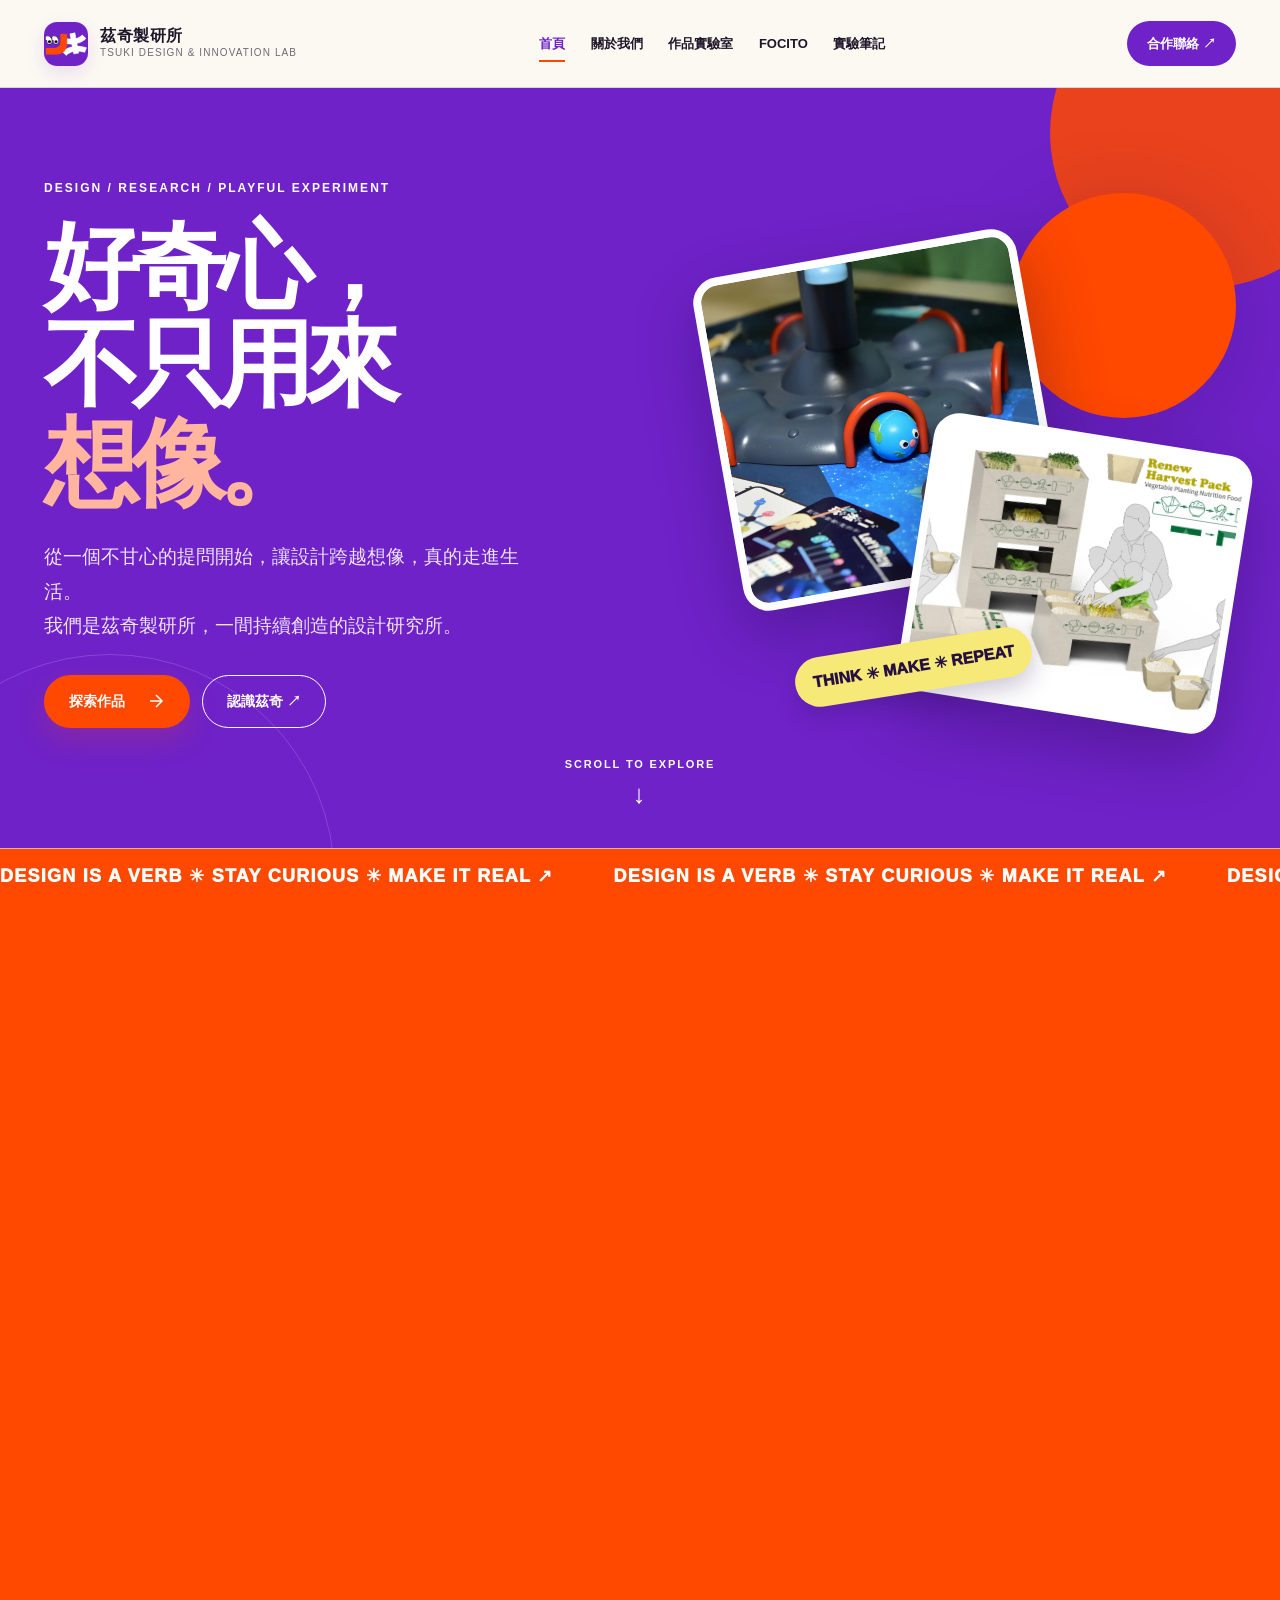
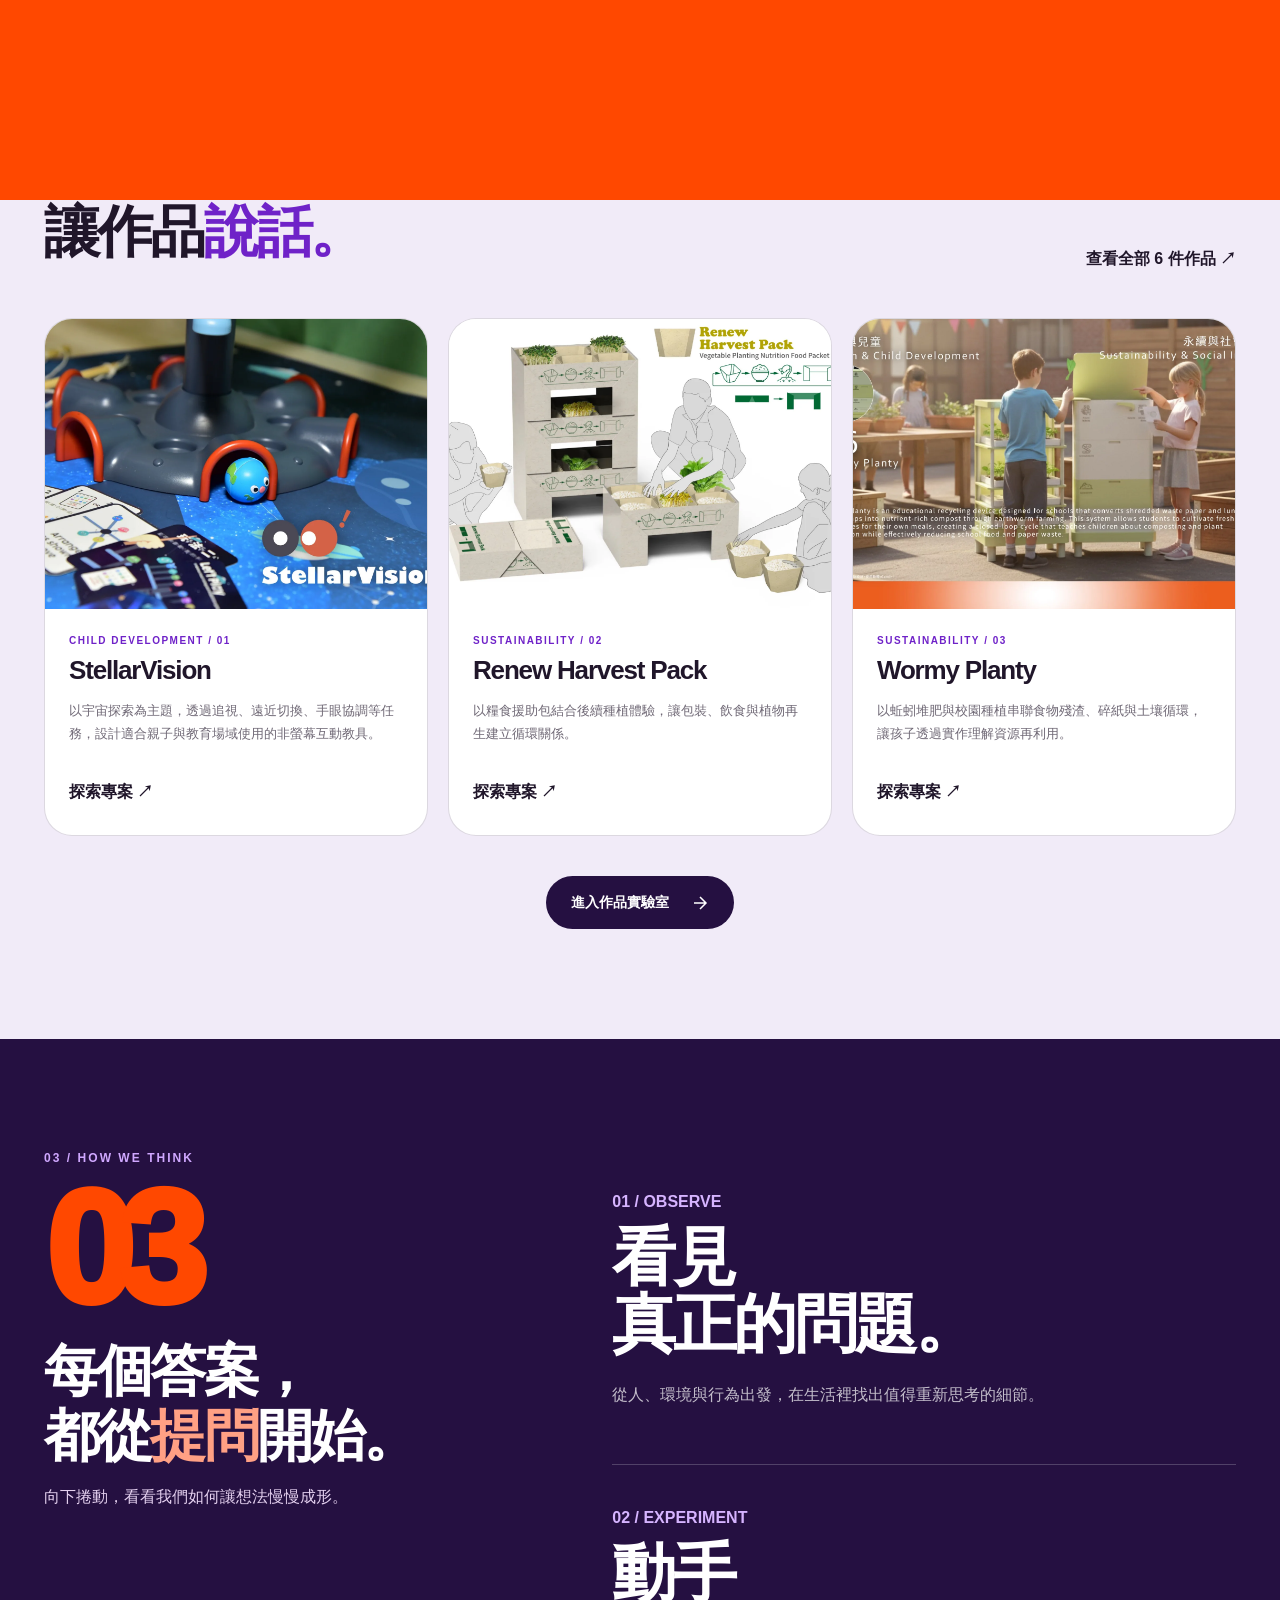
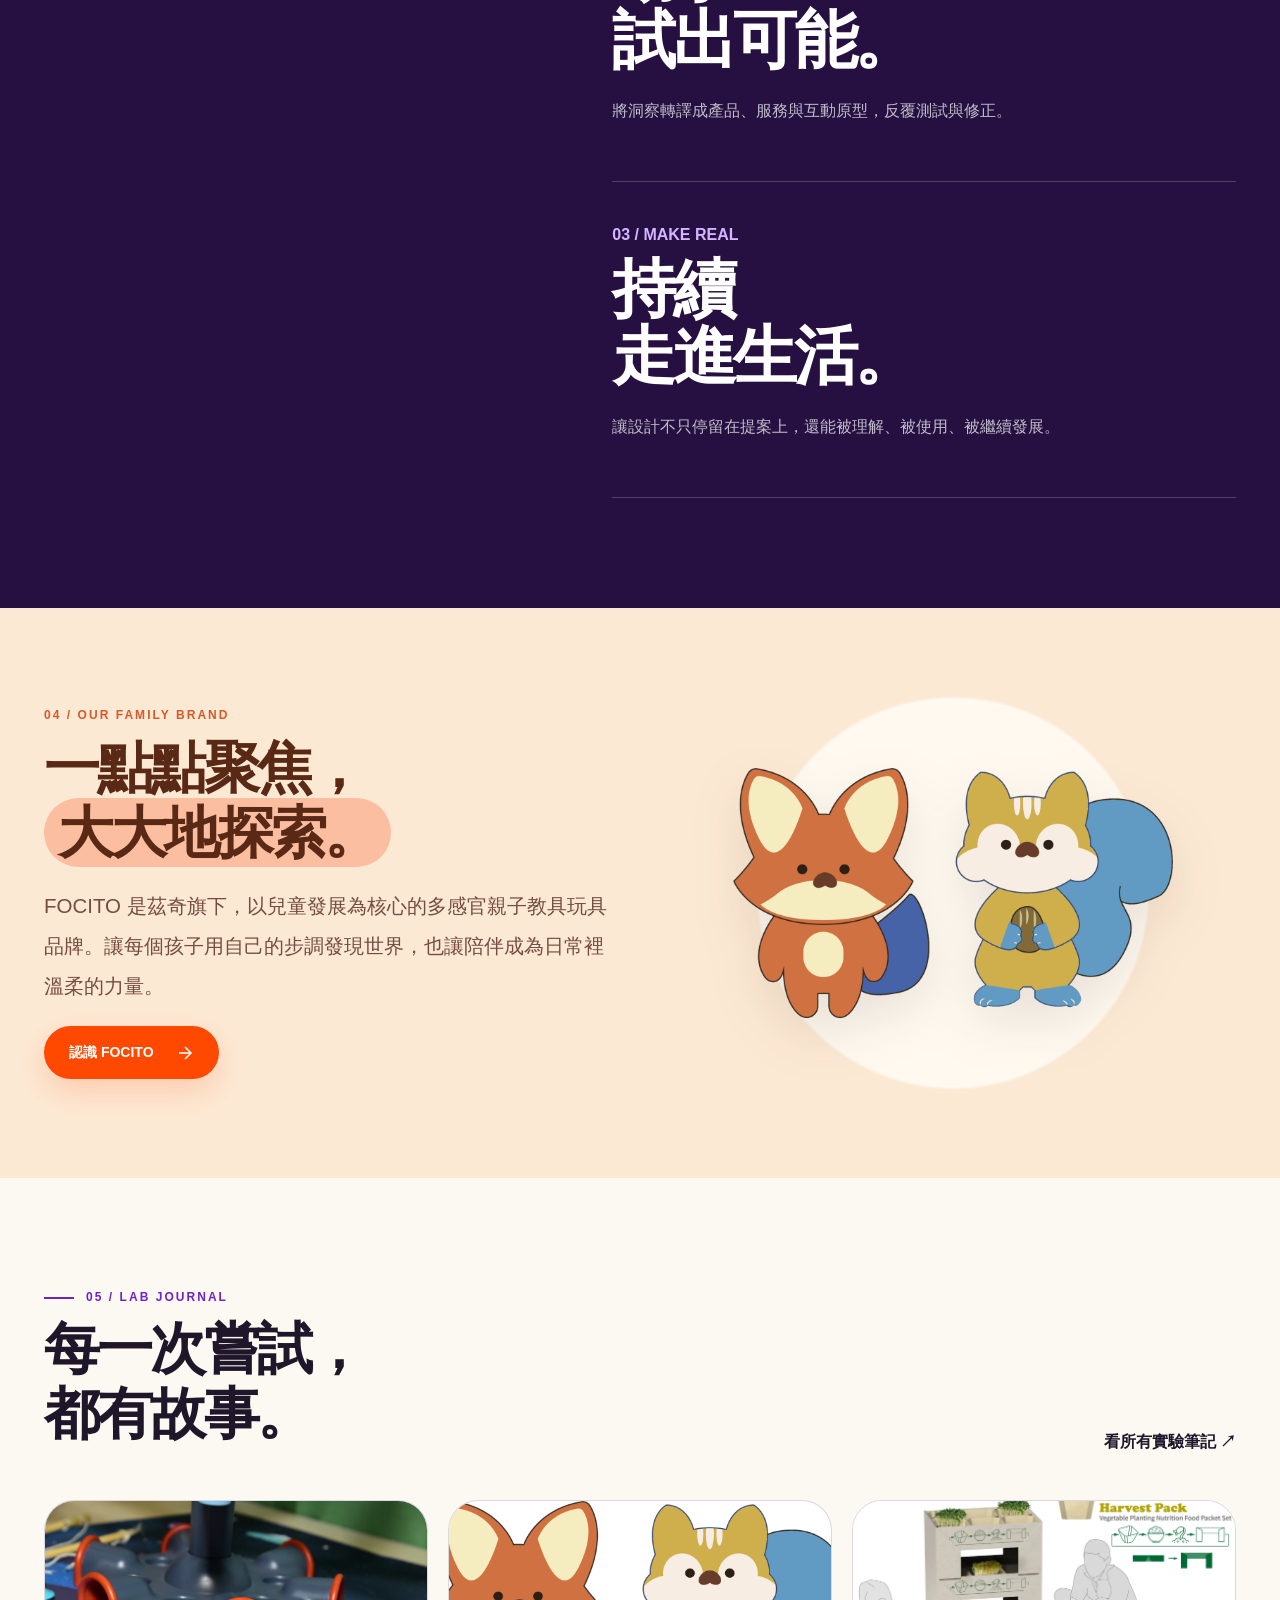
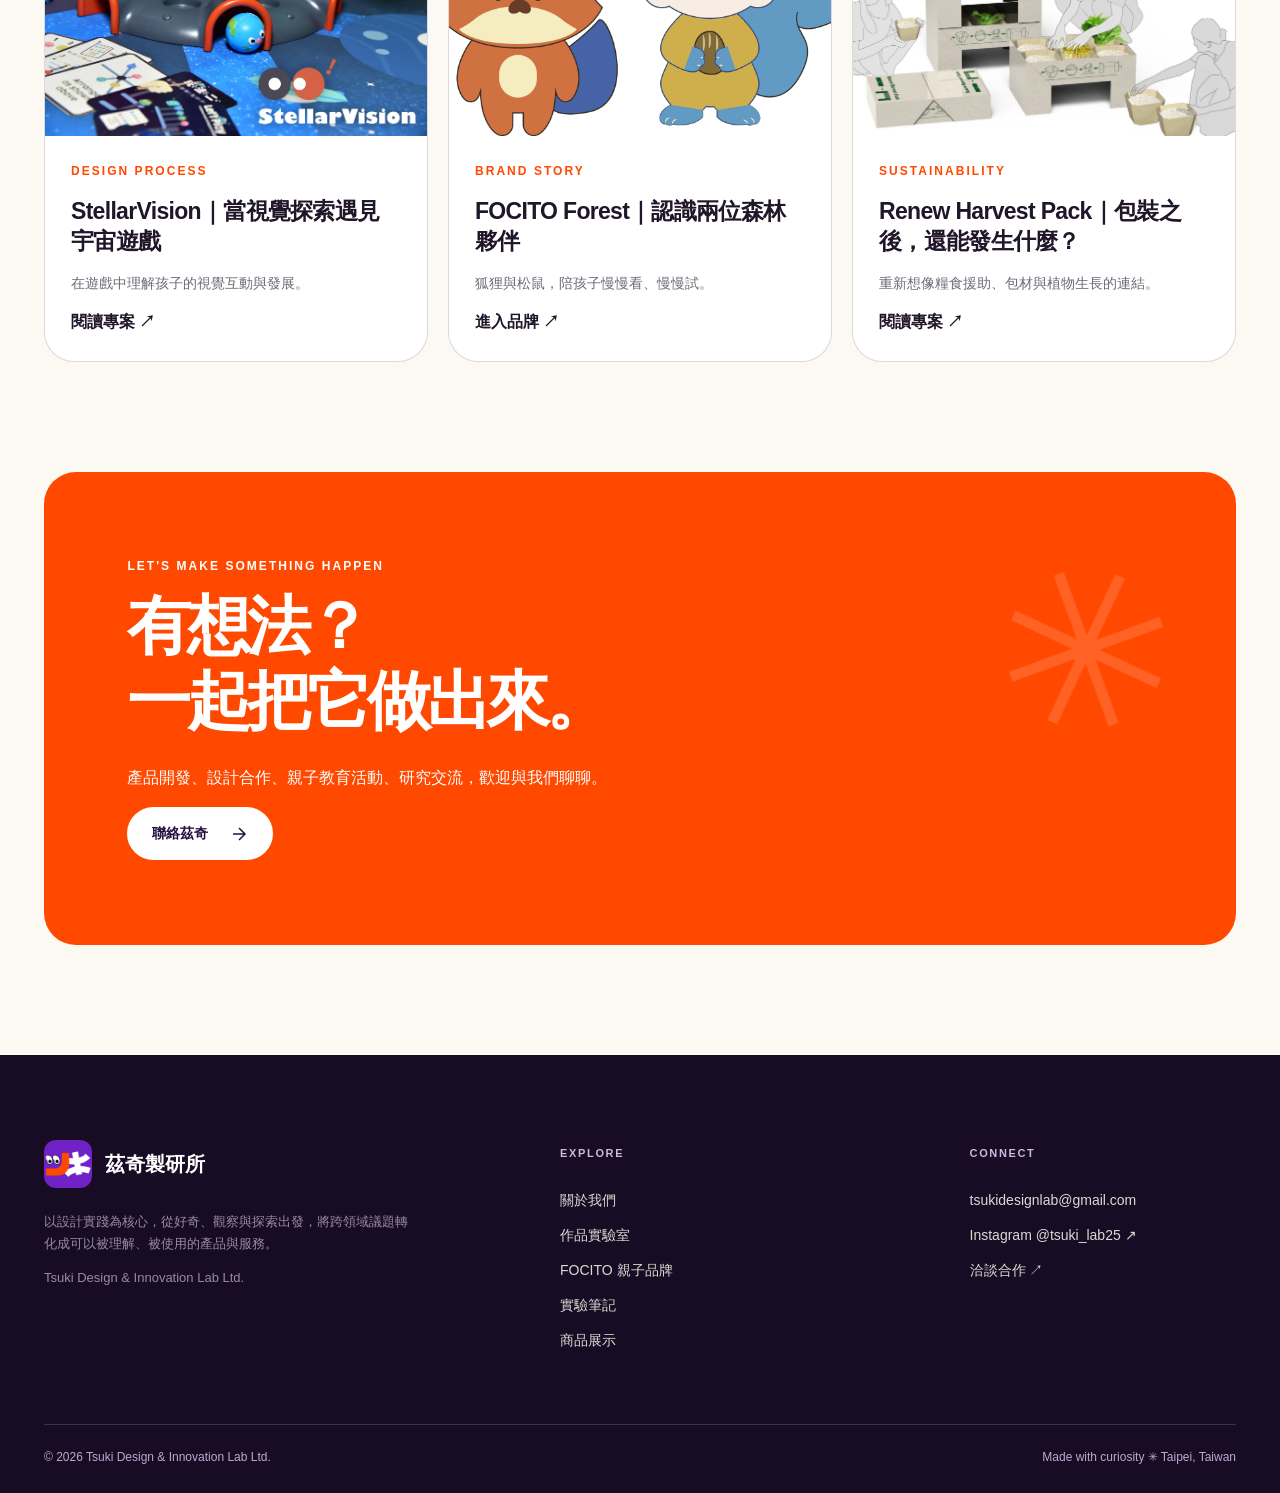
<file: index.html>
<!doctype html><html lang="zh-Hant"><head><meta charset="utf-8"><meta name="viewport" content="width=device-width, initial-scale=1"><meta name="theme-color" content="#6F22C8"><meta name="description" content="茲奇製研所官方網站｜設計、研究與實驗，讓好奇心成為可實踐的產品與服務。"><title>首頁｜茲奇製研所 Tsuki Design Lab</title><link rel="icon" type="image/png" href="assets/images/logo.png"><link rel="stylesheet" href="assets/css/site.css"></head><body><a id="skip" href="#main">跳至主要內容</a><header class="site-head"><div class="container nav-shell"><a class="brand" href="index.html" aria-label="茲奇製研所首頁"><img class="brand-logo" src="assets/images/logo.png" alt="茲奇製研所標誌"><span><span class="brand-zh">茲奇製研所</span><span class="brand-en">TSUKI DESIGN & INNOVATION LAB</span></span></a><nav class="desktop-nav" aria-label="主要導覽"><a class="navlink" href="index.html" aria-current="page">首頁</a><a class="navlink" href="about/index.html">關於我們</a><a class="navlink" href="projects/index.html">作品實驗室</a><a class="navlink" href="brands/focito/index.html">FOCITO</a><a class="navlink" href="journal/index.html">實驗筆記</a></nav><a class="nav-contact" href="contact/index.html">合作聯絡 ↗</a><button class="menu-toggle" type="button" data-menu-toggle aria-expanded="false" aria-controls="mobile-panel" aria-label="開啟選單">☰</button></div></header><nav id="mobile-panel" class="mobile-panel" data-mobile-panel aria-label="行動版導覽"><a class="" href="index.html" aria-current="page">首頁</a><a class="" href="about/index.html">關於我們</a><a class="" href="projects/index.html">作品實驗室</a><a class="" href="brands/focito/index.html">FOCITO</a><a class="" href="journal/index.html">實驗筆記</a><a href="contact/index.html">合作聯絡 ↗</a></nav><main id="main"><section class="home-hero"><div class="container hero-grid"><div class="reveal"><div class="eyebrow">DESIGN / RESEARCH / PLAYFUL EXPERIMENT</div><h1 class="hero-title">好奇心，<br>不只用來<br><em>想像。</em></h1><p class="hero-desc">從一個不甘心的提問開始，讓設計跨越想像，真的走進生活。<br>我們是茲奇製研所，一間持續創造的設計研究所。</p><div class="hero-actions"><a class="btn btn-orange" href="projects/index.html">探索作品 <svg viewBox="0 0 24 24" fill="none" stroke="currentColor" stroke-width="2" aria-hidden="true"><path d="M4 12h16m-8-8 8 8-8 8"/></svg></a><a class="btn btn-outline" href="about/index.html">認識茲奇 ↗</a></div></div><div class="hero-art" data-parallax aria-label="茲奇作品視覺拼貼"><span class="orange-orb" aria-hidden="true"></span><span class="star" aria-hidden="true">✳</span><div class="art-card art-one"><img src="assets/images/stellarvision.webp" alt="StellarVision 產品原型照片"></div><div class="art-card art-two"><img src="assets/images/renew.webp" alt="Renew Harvest Pack 設計展示"></div><span class="art-label">THINK ✳ MAKE ✳ REPEAT</span></div></div><div class="hero-down">SCROLL TO EXPLORE</div></section>
<div class="marquee" aria-hidden="true"><div class="marquee-line"><span>DESIGN IS A VERB ✳ STAY CURIOUS ✳ MAKE IT REAL ↗</span><span>DESIGN IS A VERB ✳ STAY CURIOUS ✳ MAKE IT REAL ↗</span><span>DESIGN IS A VERB ✳ STAY CURIOUS ✳ MAKE IT REAL ↗</span><span>DESIGN IS A VERB ✳ STAY CURIOUS ✳ MAKE IT REAL ↗</span><span>DESIGN IS A VERB ✳ STAY CURIOUS ✳ MAKE IT REAL ↗</span><span>DESIGN IS A VERB ✳ STAY CURIOUS ✳ MAKE IT REAL ↗</span><span>DESIGN IS A VERB ✳ STAY CURIOUS ✳ MAKE IT REAL ↗</span><span>DESIGN IS A VERB ✳ STAY CURIOUS ✳ MAKE IT REAL ↗</span><span>DESIGN IS A VERB ✳ STAY CURIOUS ✳ MAKE IT REAL ↗</span><span>DESIGN IS A VERB ✳ STAY CURIOUS ✳ MAKE IT REAL ↗</span></div></div>
<section class="section"><div class="container split"><div class="reveal"><div class="eyebrow purple kicker">01 / ABOUT THE LAB</div><h2 class="head-md">我們相信，<br><span class="inline-orange">好奇心</span>值得<br>被做出來。</h2><p class="intro">茲奇製研所是一間以「設計實踐」為核心的方法型創新公司。我們從產品與服務設計出發，聚焦兒童發展與健康應用，也持續探索永續、醫療及日常生活的各種可能。</p><a class="link-arrow" href="about/index.html">看見我們的設計理念 ↗</a><div class="number-track"><div><b>2025</b><span>品牌成立</span></div><div><b>06</b><span>本期精選專案</span></div><div><b>∞</b><span>持續探索的可能</span></div></div></div><div class="about-visual reveal"><img src="assets/images/logo.png" alt="茲奇製研所官方品牌標誌"><div class="float-label">MADE OF CURIOSITY ↗</div></div></div></section>
<section class="section" style="background:#F1EBF8"><div class="container"><div class="section-lead reveal"><div><div class="eyebrow purple kicker">02 / SELECTED WORKS</div><h2 class="head-md">讓作品<span class="inline-purple">說話。</span></h2></div><a class="link-arrow" href="projects/index.html">查看全部 6 件作品 ↗</a></div><div class="cards-3"><a href="projects/stellarvision/index.html" class="featured-card reveal"><div class="featured-image"><img src="assets/images/stellarvision.webp" alt="StellarVision 專案視覺" loading="lazy"></div><div class="featured-meta"><div class="cat">CHILD DEVELOPMENT / 01</div><h3>StellarVision</h3><p>以宇宙探索為主題，透過追視、遠近切換、手眼協調等任務，設計適合親子與教育場域使用的非螢幕互動教具。</p><span class="link-arrow">探索專案 ↗</span></div></a><a href="projects/renew-harvest-pack/index.html" class="featured-card reveal"><div class="featured-image"><img src="assets/images/renew.webp" alt="Renew Harvest Pack 專案視覺" loading="lazy"></div><div class="featured-meta"><div class="cat">SUSTAINABILITY / 02</div><h3>Renew Harvest Pack</h3><p>以糧食援助包結合後續種植體驗，讓包裝、飲食與植物再生建立循環關係。</p><span class="link-arrow">探索專案 ↗</span></div></a><a href="projects/wormy-planty/index.html" class="featured-card reveal"><div class="featured-image"><img src="assets/images/wormy.webp" alt="Wormy Planty 專案視覺" loading="lazy"></div><div class="featured-meta"><div class="cat">SUSTAINABILITY / 03</div><h3>Wormy Planty</h3><p>以蚯蚓堆肥與校園種植串聯食物殘渣、碎紙與土壤循環，讓孩子透過實作理解資源再利用。</p><span class="link-arrow">探索專案 ↗</span></div></a></div><div style="text-align:center;margin-top:40px"><a class="btn btn-black" href="projects/index.html">進入作品實驗室 <svg viewBox="0 0 24 24" fill="none" stroke="currentColor" stroke-width="2" aria-hidden="true"><path d="M4 12h16m-8-8 8 8-8 8"/></svg></a></div></div></section>
<section class="section story-section"><div class="container story-layout"><div class="story-sticky"><div class="eyebrow" style="color:#d0a8ff">03 / HOW WE THINK</div><div class="story-counter" data-story-number>01</div><h2 class="head-md">每個答案，<br>都從<span style="color:#FFA084">提問</span>開始。</h2><p style="color:#e4d0ef">向下捲動，看看我們如何讓想法慢慢成形。</p></div><div><div class="story-card" data-stage="01"><span class="story-note">01 / OBSERVE</span><h3>看見<br>真正的問題。</h3><p>從人、環境與行為出發，在生活裡找出值得重新思考的細節。</p></div><div class="story-card" data-stage="02"><span class="story-note">02 / EXPERIMENT</span><h3>動手<br>試出可能。</h3><p>將洞察轉譯成產品、服務與互動原型，反覆測試與修正。</p></div><div class="story-card" data-stage="03"><span class="story-note">03 / MAKE REAL</span><h3>持續<br>走進生活。</h3><p>讓設計不只停留在提案上，還能被理解、被使用、被繼續發展。</p></div></div></div></section>
<section class="focito-band"><div class="container focito-layout"><div class="reveal"><div class="eyebrow" style="color:#D65A29">04 / OUR FAMILY BRAND</div><h2 class="head-md">一點點聚焦，<br><span class="round-highlight">大大地探索。</span></h2><p class="intro" style="color:#754D40">FOCITO 是茲奇旗下，以兒童發展為核心的多感官親子教具玩具品牌。讓每個孩子用自己的步調發現世界，也讓陪伴成為日常裡溫柔的力量。</p><a class="btn btn-orange" href="brands/focito/index.html">認識 FOCITO <svg viewBox="0 0 24 24" fill="none" stroke="currentColor" stroke-width="2" aria-hidden="true"><path d="M4 12h16m-8-8 8 8-8 8"/></svg></a></div><div class="focito-art reveal"><img src="assets/images/focito-duo.png" alt="FOCITO 原創狐狸與松鼠角色"></div></div></section>
<section class="section"><div class="container"><div class="section-lead"><div><div class="eyebrow purple kicker">05 / LAB JOURNAL</div><h2 class="head-md">每一次嘗試，<br>都有故事。</h2></div><a href="journal/index.html" class="link-arrow">看所有實驗筆記 ↗</a></div><div class="journal-grid"><a class="journal-card reveal" href="projects/stellarvision/index.html"><img src="assets/images/stellarvision.webp" loading="lazy" alt="StellarVision"><div class="content"><div class="eyebrow orange">DESIGN PROCESS</div><h3>StellarVision｜當視覺探索遇見宇宙遊戲</h3><p>在遊戲中理解孩子的視覺互動與發展。</p><span class="link-arrow">閱讀專案 ↗</span></div></a><a class="journal-card reveal" href="brands/focito/index.html"><img src="assets/images/focito-duo.png" loading="lazy" alt="FOCITO 原創角色"><div class="content"><div class="eyebrow orange">BRAND STORY</div><h3>FOCITO Forest｜認識兩位森林夥伴</h3><p>狐狸與松鼠，陪孩子慢慢看、慢慢試。</p><span class="link-arrow">進入品牌 ↗</span></div></a><a class="journal-card reveal" href="projects/renew-harvest-pack/index.html"><img src="assets/images/renew.webp" loading="lazy" alt="Renew Harvest Pack"><div class="content"><div class="eyebrow orange">SUSTAINABILITY</div><h3>Renew Harvest Pack｜包裝之後，還能發生什麼？</h3><p>重新想像糧食援助、包材與植物生長的連結。</p><span class="link-arrow">閱讀專案 ↗</span></div></a></div></div></section>
<section class="section" style="padding-top:0"><div class="container"><div class="cta-panel reveal"><div class="eyebrow">LET'S MAKE SOMETHING HAPPEN</div><h2>有想法？<br>一起把它做出來。</h2><p style="max-width:600px">產品開發、設計合作、親子教育活動、研究交流，歡迎與我們聊聊。</p><a class="btn btn-white" href="contact/index.html">聯絡茲奇 <svg viewBox="0 0 24 24" fill="none" stroke="currentColor" stroke-width="2" aria-hidden="true"><path d="M4 12h16m-8-8 8 8-8 8"/></svg></a></div></div></section></main><footer class="site-footer"><div class="container"><div class="footer-grid"><div><div class="footer-logo"><img src="assets/images/logo.png" alt="茲奇標誌"><b>茲奇製研所</b></div><p>以設計實踐為核心，從好奇、觀察與探索出發，將跨領域議題轉化成可以被理解、被使用的產品與服務。</p><p>Tsuki Design & Innovation Lab Ltd.</p></div><div><h3>EXPLORE</h3><a href="about/index.html">關於我們</a><a href="projects/index.html">作品實驗室</a><a href="brands/focito/index.html">FOCITO 親子品牌</a><a href="journal/index.html">實驗筆記</a><a href="shop/index.html">商品展示</a></div><div><h3>CONNECT</h3><a href="mailto:tsukidesignlab@gmail.com">tsukidesignlab@gmail.com</a><a href="https://www.instagram.com/tsuki_lab25/" target="_blank" rel="noopener noreferrer">Instagram @tsuki_lab25 ↗</a><a href="contact/index.html">洽談合作 ↗</a></div></div><div class="footer-bottom"><span>© 2026 Tsuki Design & Innovation Lab Ltd.</span><span>Made with curiosity ✳ Taipei, Taiwan</span></div></div></footer><div class="cursor" aria-hidden="true"></div><div class="transition-curtain" aria-hidden="true"></div><script src="assets/js/site.js" defer></script></body></html>
</file>
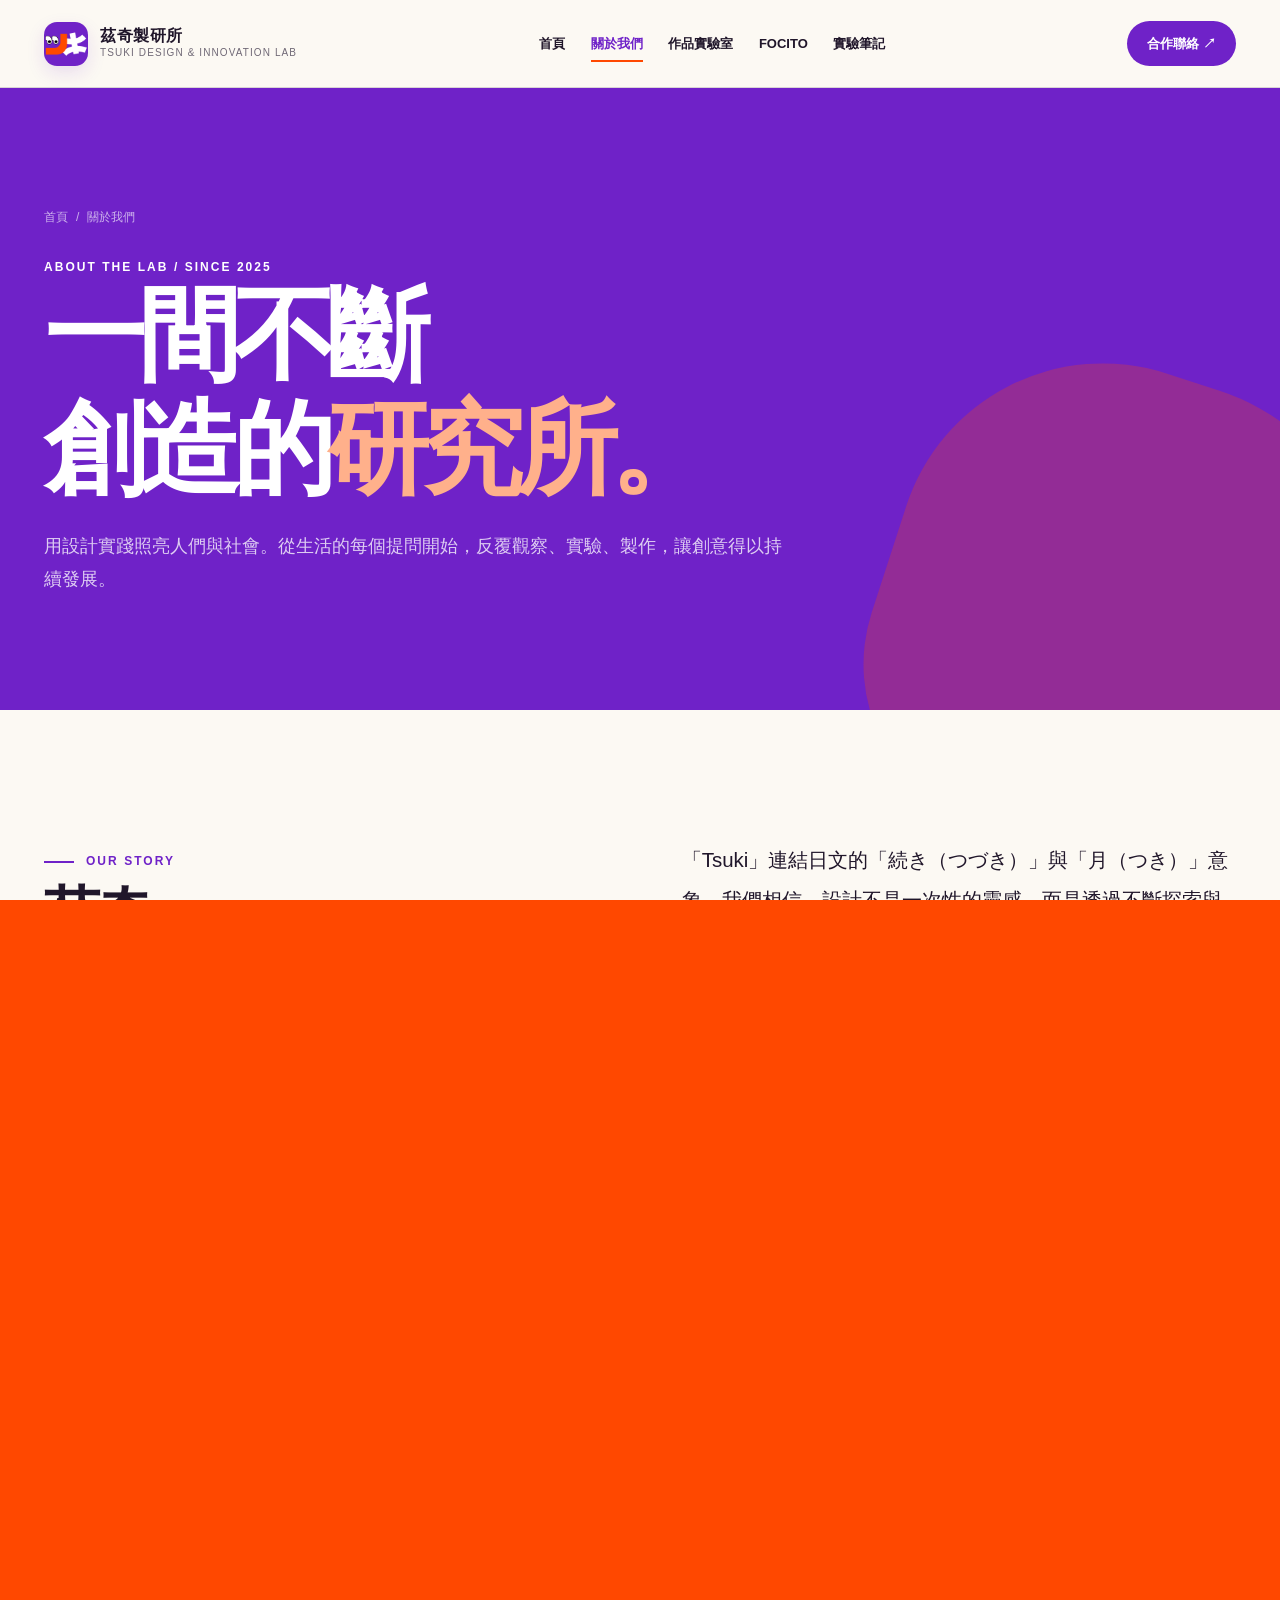
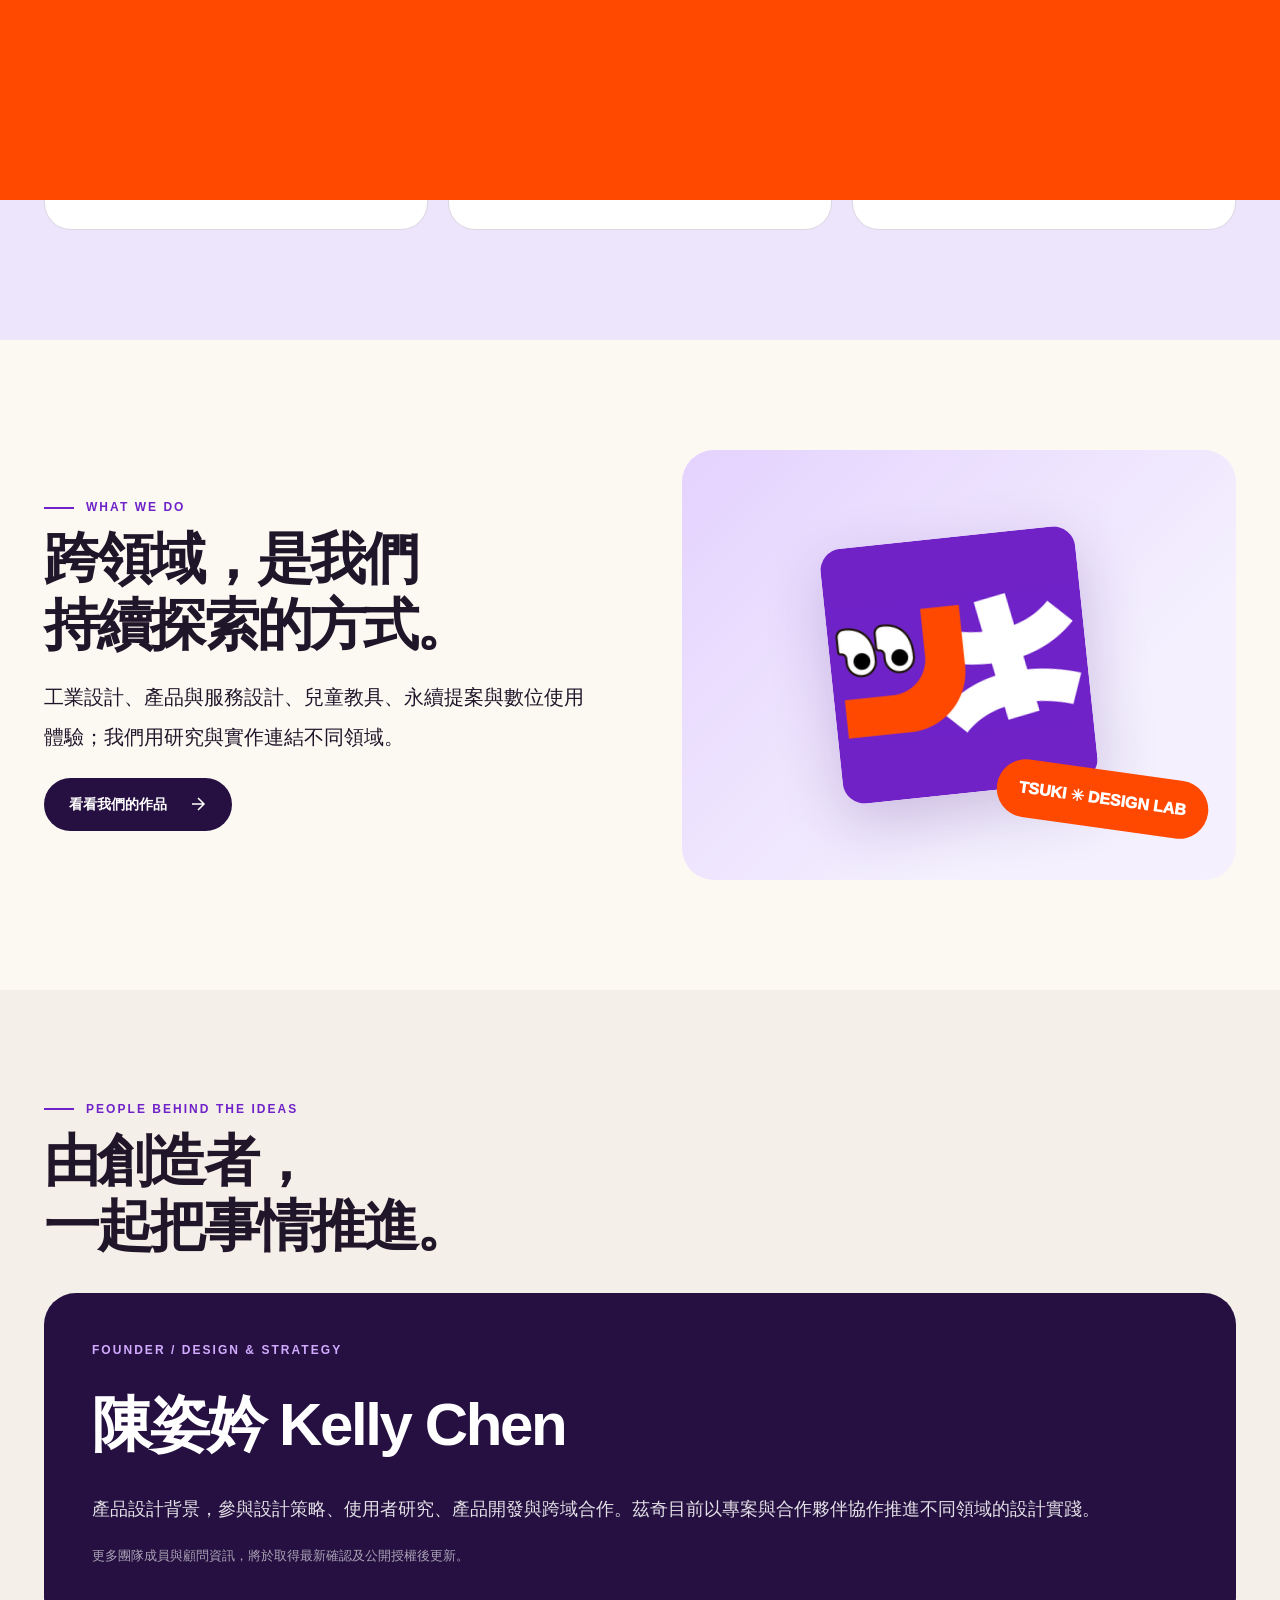
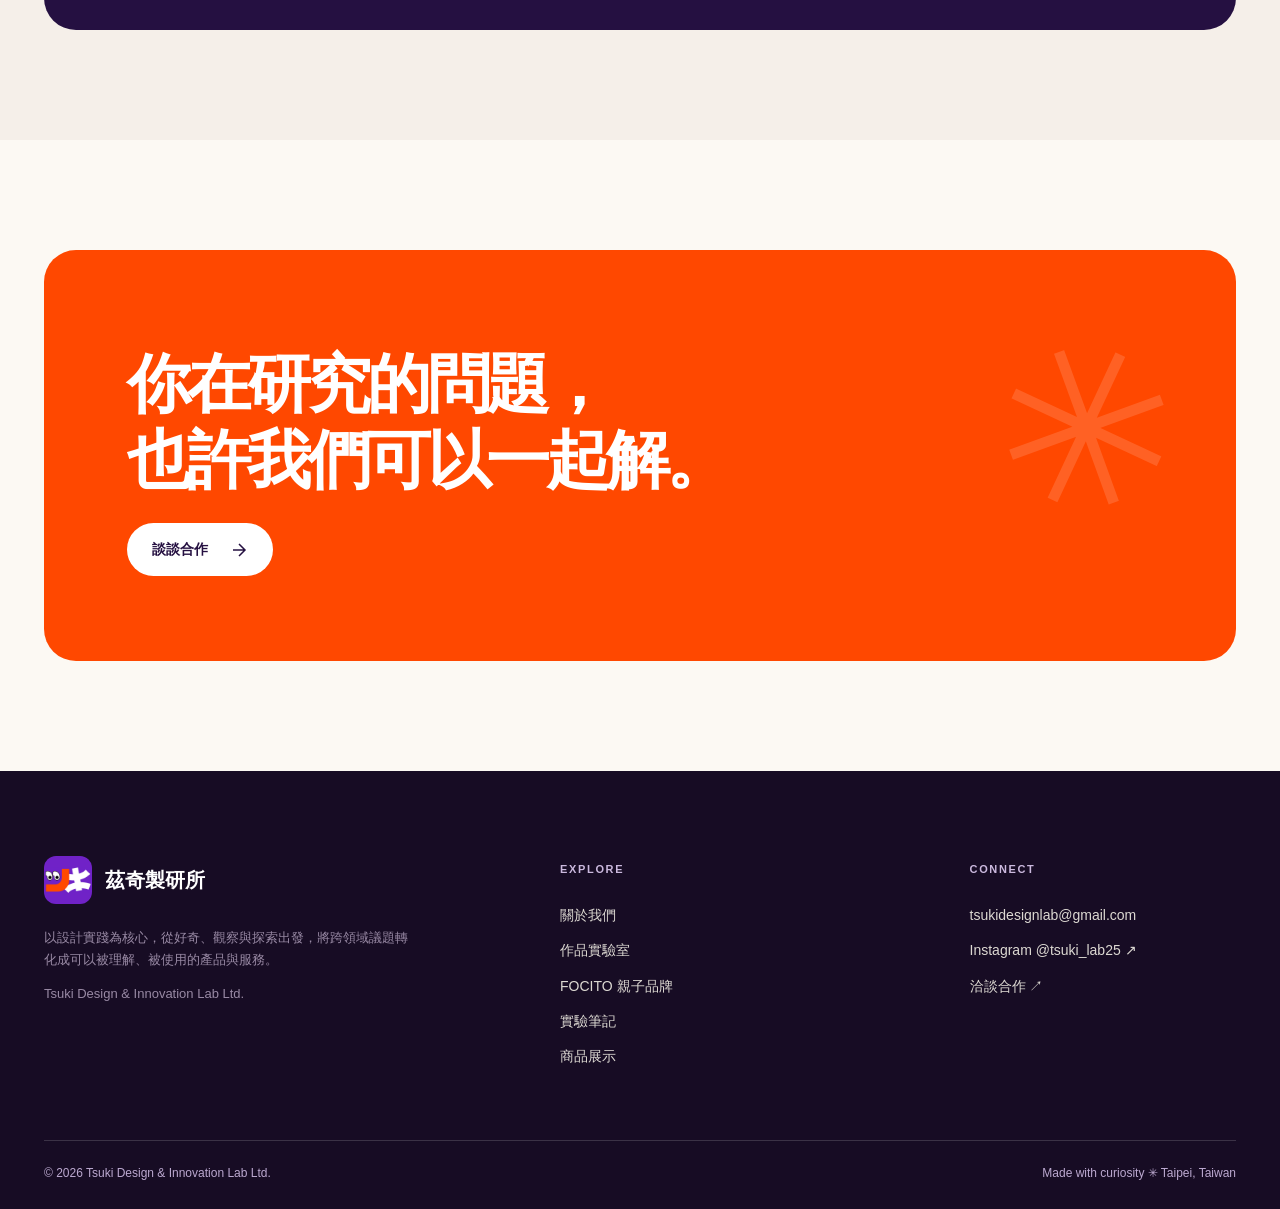
<file: about/index.html>
<!doctype html><html lang="zh-Hant"><head><meta charset="utf-8"><meta name="viewport" content="width=device-width, initial-scale=1"><meta name="theme-color" content="#6F22C8"><meta name="description" content="關於茲奇製研所｜設計實踐、產品與服務設計、跨領域創新。"><title>關於我們｜茲奇製研所 Tsuki Design Lab</title><link rel="icon" type="image/png" href="../assets/images/logo.png"><link rel="stylesheet" href="../assets/css/site.css"></head><body><a id="skip" href="#main">跳至主要內容</a><header class="site-head"><div class="container nav-shell"><a class="brand" href="../index.html" aria-label="茲奇製研所首頁"><img class="brand-logo" src="../assets/images/logo.png" alt="茲奇製研所標誌"><span><span class="brand-zh">茲奇製研所</span><span class="brand-en">TSUKI DESIGN & INNOVATION LAB</span></span></a><nav class="desktop-nav" aria-label="主要導覽"><a class="navlink" href="../index.html">首頁</a><a class="navlink" href="../about/index.html" aria-current="page">關於我們</a><a class="navlink" href="../projects/index.html">作品實驗室</a><a class="navlink" href="../brands/focito/index.html">FOCITO</a><a class="navlink" href="../journal/index.html">實驗筆記</a></nav><a class="nav-contact" href="../contact/index.html">合作聯絡 ↗</a><button class="menu-toggle" type="button" data-menu-toggle aria-expanded="false" aria-controls="mobile-panel" aria-label="開啟選單">☰</button></div></header><nav id="mobile-panel" class="mobile-panel" data-mobile-panel aria-label="行動版導覽"><a class="" href="../index.html">首頁</a><a class="" href="../about/index.html" aria-current="page">關於我們</a><a class="" href="../projects/index.html">作品實驗室</a><a class="" href="../brands/focito/index.html">FOCITO</a><a class="" href="../journal/index.html">實驗筆記</a><a href="../contact/index.html">合作聯絡 ↗</a></nav><main id="main"><section class="page-hero purple"><div class="container"><nav class="breadcrumb" aria-label="麵包屑導覽"><a href="../index.html">首頁</a><span aria-hidden="true">/</span><span>關於我們</span></nav><div class="eyebrow">ABOUT THE LAB / SINCE 2025</div><h1 class="display">一間不斷<br>創造的<span style="color:#FFB08B">研究所。</span></h1><p class="sub">用設計實踐照亮人們與社會。從生活的每個提問開始，反覆觀察、實驗、製作，讓創意得以持續發展。</p></div><div class="blob"></div></section>
<section class="section"><div class="container split"><div><div class="eyebrow purple kicker">OUR STORY</div><h2 class="head-md">茲奇，<br>是繼續，<br>也是月亮。</h2></div><div><p class="intro">「Tsuki」連結日文的「続き（つづき）」與「月（つき）」意象。我們相信，設計不是一次性的靈感，而是透過不斷探索與修正，逐步讓想法走進生活。</p><p class="intro">茲奇製研所創立於 2025 年，以產品與服務設計為核心，從兒童發展與健康議題出發，延伸至永續、韌性與創新服務設計。</p><div class="pill">DESIGN · PRACTICE · INNOVATION</div></div></div></section>
<section class="section" style="background:#EDE5FB"><div class="container"><div class="eyebrow purple kicker">OUR 3 CORE IDEAS</div><h2 class="head-md">不是只有好點子，<br>更要持續做下去。</h2><div class="pillars" style="margin-top:45px"><div class="pillar reveal"><div class="no">01</div><h3>持續實踐</h3><p>設計是一個不斷觀察、製作、回饋與修正的過程；把概念推進到可使用的階段。</p></div><div class="pillar reveal"><div class="no">02</div><h3>以人為本</h3><p>從真實使用者的情境與需求出發，在不同專業之間建立理解與連結。</p></div><div class="pillar reveal"><div class="no">03</div><h3>走向落地</h3><p>追求能被理解、被討論、被使用的成果；讓設計不只是漂亮的提案。</p></div></div></div></section>
<section class="section"><div class="container"><div class="split"><div><div class="eyebrow purple kicker">WHAT WE DO</div><h2 class="head-md">跨領域，是我們<br>持續探索的方式。</h2><p class="intro">工業設計、產品與服務設計、兒童教具、永續提案與數位使用體驗；我們用研究與實作連結不同領域。</p><a class="btn btn-black" href="../projects/index.html">看看我們的作品 <svg viewBox="0 0 24 24" fill="none" stroke="currentColor" stroke-width="2" aria-hidden="true"><path d="M4 12h16m-8-8 8 8-8 8"/></svg></a></div><div class="about-visual"><img src="../assets/images/logo.png" alt="茲奇製研所 Logo"><span class="float-label">TSUKI ✳ DESIGN LAB</span></div></div></div></section>
<section class="section" style="background:#F5EFE9"><div class="container"><div class="eyebrow purple kicker">PEOPLE BEHIND THE IDEAS</div><h2 class="head-md">由創造者，<br>一起把事情推進。</h2><div class="founder-panel" style="margin-top:35px"><div class="eyebrow" style="color:#D2ABFF">FOUNDER / DESIGN & STRATEGY</div><h3 style="font-size:clamp(34px,5vw,60px);letter-spacing:-.04em;margin:14px 0">陳姿妗 Kelly Chen</h3><p>產品設計背景，參與設計策略、使用者研究、產品開發與跨域合作。茲奇目前以專案與合作夥伴協作推進不同領域的設計實踐。</p><p style="font-size:13px;opacity:.7">更多團隊成員與顧問資訊，將於取得最新確認及公開授權後更新。</p></div></div></section>
<section class="section"><div class="container"><div class="cta-panel"><h2>你在研究的問題，<br>也許我們可以一起解。</h2><a class="btn btn-white" href="../contact/index.html">談談合作 <svg viewBox="0 0 24 24" fill="none" stroke="currentColor" stroke-width="2" aria-hidden="true"><path d="M4 12h16m-8-8 8 8-8 8"/></svg></a></div></div></section></main><footer class="site-footer"><div class="container"><div class="footer-grid"><div><div class="footer-logo"><img src="../assets/images/logo.png" alt="茲奇標誌"><b>茲奇製研所</b></div><p>以設計實踐為核心，從好奇、觀察與探索出發，將跨領域議題轉化成可以被理解、被使用的產品與服務。</p><p>Tsuki Design & Innovation Lab Ltd.</p></div><div><h3>EXPLORE</h3><a href="../about/index.html">關於我們</a><a href="../projects/index.html">作品實驗室</a><a href="../brands/focito/index.html">FOCITO 親子品牌</a><a href="../journal/index.html">實驗筆記</a><a href="../shop/index.html">商品展示</a></div><div><h3>CONNECT</h3><a href="mailto:tsukidesignlab@gmail.com">tsukidesignlab@gmail.com</a><a href="https://www.instagram.com/tsuki_lab25/" target="_blank" rel="noopener noreferrer">Instagram @tsuki_lab25 ↗</a><a href="../contact/index.html">洽談合作 ↗</a></div></div><div class="footer-bottom"><span>© 2026 Tsuki Design & Innovation Lab Ltd.</span><span>Made with curiosity ✳ Taipei, Taiwan</span></div></div></footer><div class="cursor" aria-hidden="true"></div><div class="transition-curtain" aria-hidden="true"></div><script src="../assets/js/site.js" defer></script></body></html>
</file>
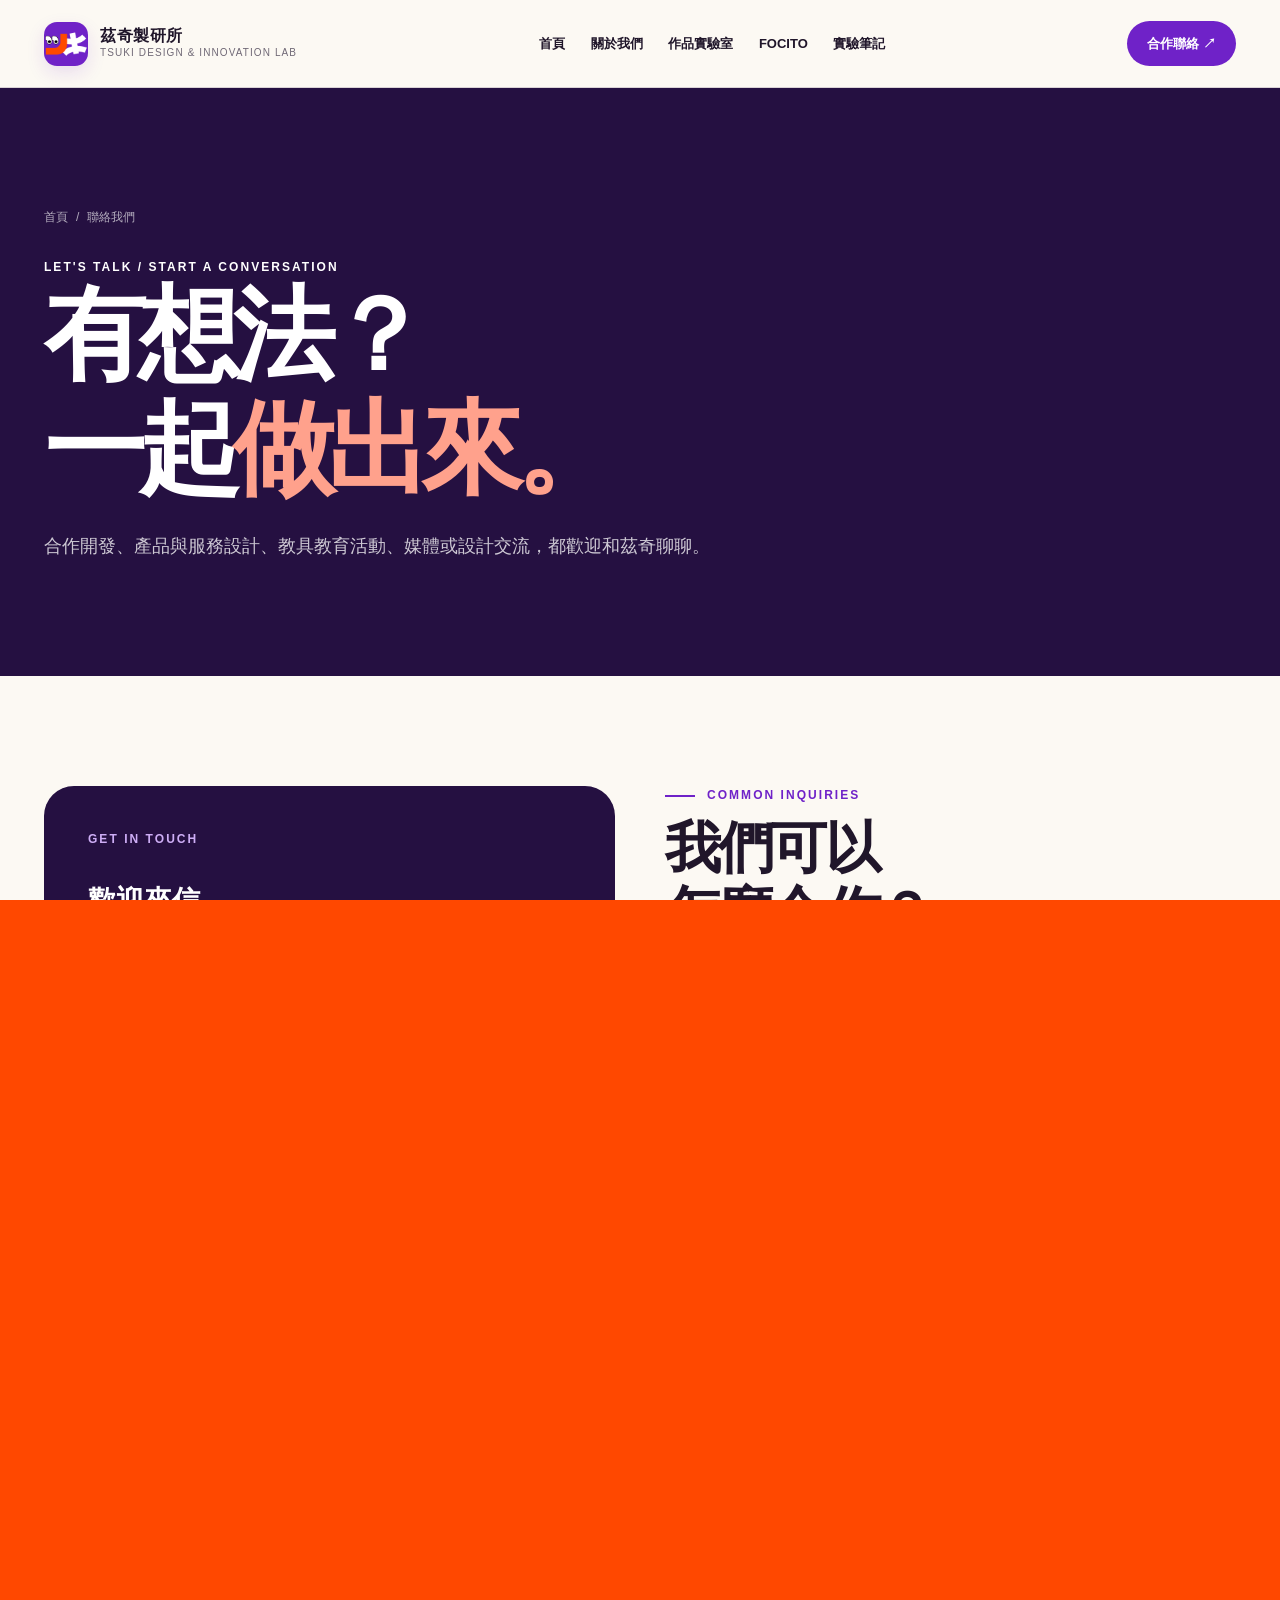
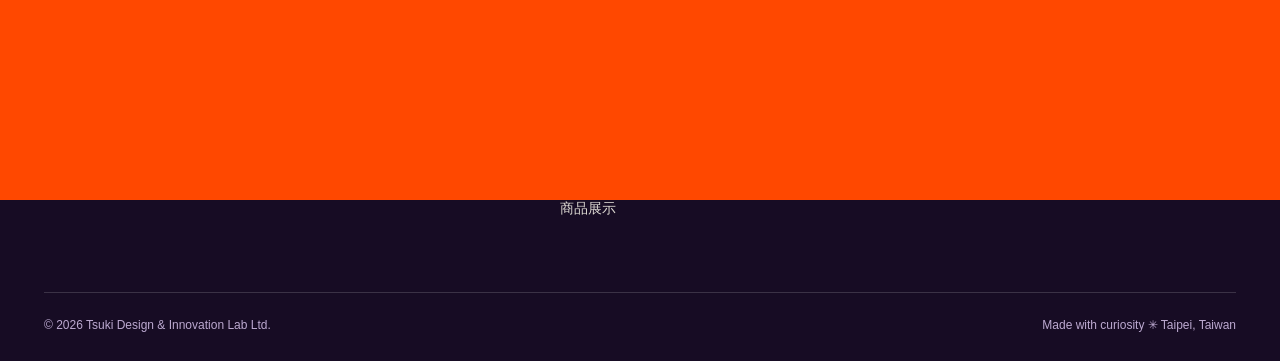
<file: contact/index.html>
<!doctype html><html lang="zh-Hant"><head><meta charset="utf-8"><meta name="viewport" content="width=device-width, initial-scale=1"><meta name="theme-color" content="#6F22C8"><meta name="description" content="聯絡茲奇製研所｜產品設計、兒童教具、親子活動、跨領域創新合作。"><title>合作聯絡｜茲奇製研所 Tsuki Design Lab</title><link rel="icon" type="image/png" href="../assets/images/logo.png"><link rel="stylesheet" href="../assets/css/site.css"></head><body><a id="skip" href="#main">跳至主要內容</a><header class="site-head"><div class="container nav-shell"><a class="brand" href="../index.html" aria-label="茲奇製研所首頁"><img class="brand-logo" src="../assets/images/logo.png" alt="茲奇製研所標誌"><span><span class="brand-zh">茲奇製研所</span><span class="brand-en">TSUKI DESIGN & INNOVATION LAB</span></span></a><nav class="desktop-nav" aria-label="主要導覽"><a class="navlink" href="../index.html">首頁</a><a class="navlink" href="../about/index.html">關於我們</a><a class="navlink" href="../projects/index.html">作品實驗室</a><a class="navlink" href="../brands/focito/index.html">FOCITO</a><a class="navlink" href="../journal/index.html">實驗筆記</a></nav><a class="nav-contact" href="../contact/index.html">合作聯絡 ↗</a><button class="menu-toggle" type="button" data-menu-toggle aria-expanded="false" aria-controls="mobile-panel" aria-label="開啟選單">☰</button></div></header><nav id="mobile-panel" class="mobile-panel" data-mobile-panel aria-label="行動版導覽"><a class="" href="../index.html">首頁</a><a class="" href="../about/index.html">關於我們</a><a class="" href="../projects/index.html">作品實驗室</a><a class="" href="../brands/focito/index.html">FOCITO</a><a class="" href="../journal/index.html">實驗筆記</a><a href="../contact/index.html">合作聯絡 ↗</a></nav><main id="main"><section class="page-hero dark"><div class="container"><nav class="breadcrumb" aria-label="麵包屑導覽"><a href="../index.html">首頁</a><span aria-hidden="true">/</span><span>聯絡我們</span></nav><div class="eyebrow">LET'S TALK / START A CONVERSATION</div><h1 class="display">有想法？<br>一起<span style="color:#FFA18C">做出來。</span></h1><p class="sub">合作開發、產品與服務設計、教具教育活動、媒體或設計交流，都歡迎和茲奇聊聊。</p></div></section><section class="section"><div class="container contact-grid"><div class="contact-info"><div class="eyebrow" style="color:#CEAEF6">GET IN TOUCH</div><h3>歡迎來信，<br>開啟下一個可能。</h3><div class="contact-line"><span class="label">EMAIL</span><a href="mailto:tsukidesignlab@gmail.com">tsukidesignlab@gmail.com ↗</a></div><div class="contact-line"><span class="label">INSTAGRAM</span><a href="https://www.instagram.com/tsuki_lab25/" target="_blank" rel="noopener noreferrer">@tsuki_lab25 ↗</a></div><div class="contact-line"><span class="label">COMPANY</span><strong>茲奇製研所有限公司</strong><br><span style="color:#ffffffad">Tsuki Design & Innovation Lab Ltd.</span></div><p style="font-size:13px;color:#ffffffad;margin-top:25px">目前使用 Email 和 Instagram 作為官方聯絡入口，尚未設置線上資料蒐集表單。</p></div><div><div class="eyebrow purple kicker">COMMON INQUIRIES</div><h2 class="head-md">我們可以<br>怎麼合作？</h2><div class="faq-card"><h3>01 / 產品與服務設計</h3><p>設計研究、概念發展、產品規劃、原型體驗與使用者情境探索。</p></div><div class="faq-card"><h3>02 / 親子教育與工作坊</h3><p>兒童教具、親子互動活動、科教課程與跨域合作。</p></div><div class="faq-card"><h3>03 / 展覽、媒體與研究交流</h3><p>產品展示、研究討論、教育推廣、品牌合作及相關採訪。</p></div><div style="margin-top:30px"><a class="btn btn-orange" href="mailto:tsukidesignlab@gmail.com?subject=Tsuki%20Design%20Lab%20-%20合作詢問">寫信給茲奇 <svg viewBox="0 0 24 24" fill="none" stroke="currentColor" stroke-width="2" aria-hidden="true"><path d="M4 12h16m-8-8 8 8-8 8"/></svg></a></div></div></div></section></main><footer class="site-footer"><div class="container"><div class="footer-grid"><div><div class="footer-logo"><img src="../assets/images/logo.png" alt="茲奇標誌"><b>茲奇製研所</b></div><p>以設計實踐為核心，從好奇、觀察與探索出發，將跨領域議題轉化成可以被理解、被使用的產品與服務。</p><p>Tsuki Design & Innovation Lab Ltd.</p></div><div><h3>EXPLORE</h3><a href="../about/index.html">關於我們</a><a href="../projects/index.html">作品實驗室</a><a href="../brands/focito/index.html">FOCITO 親子品牌</a><a href="../journal/index.html">實驗筆記</a><a href="../shop/index.html">商品展示</a></div><div><h3>CONNECT</h3><a href="mailto:tsukidesignlab@gmail.com">tsukidesignlab@gmail.com</a><a href="https://www.instagram.com/tsuki_lab25/" target="_blank" rel="noopener noreferrer">Instagram @tsuki_lab25 ↗</a><a href="../contact/index.html">洽談合作 ↗</a></div></div><div class="footer-bottom"><span>© 2026 Tsuki Design & Innovation Lab Ltd.</span><span>Made with curiosity ✳ Taipei, Taiwan</span></div></div></footer><div class="cursor" aria-hidden="true"></div><div class="transition-curtain" aria-hidden="true"></div><script src="../assets/js/site.js" defer></script></body></html>
</file>
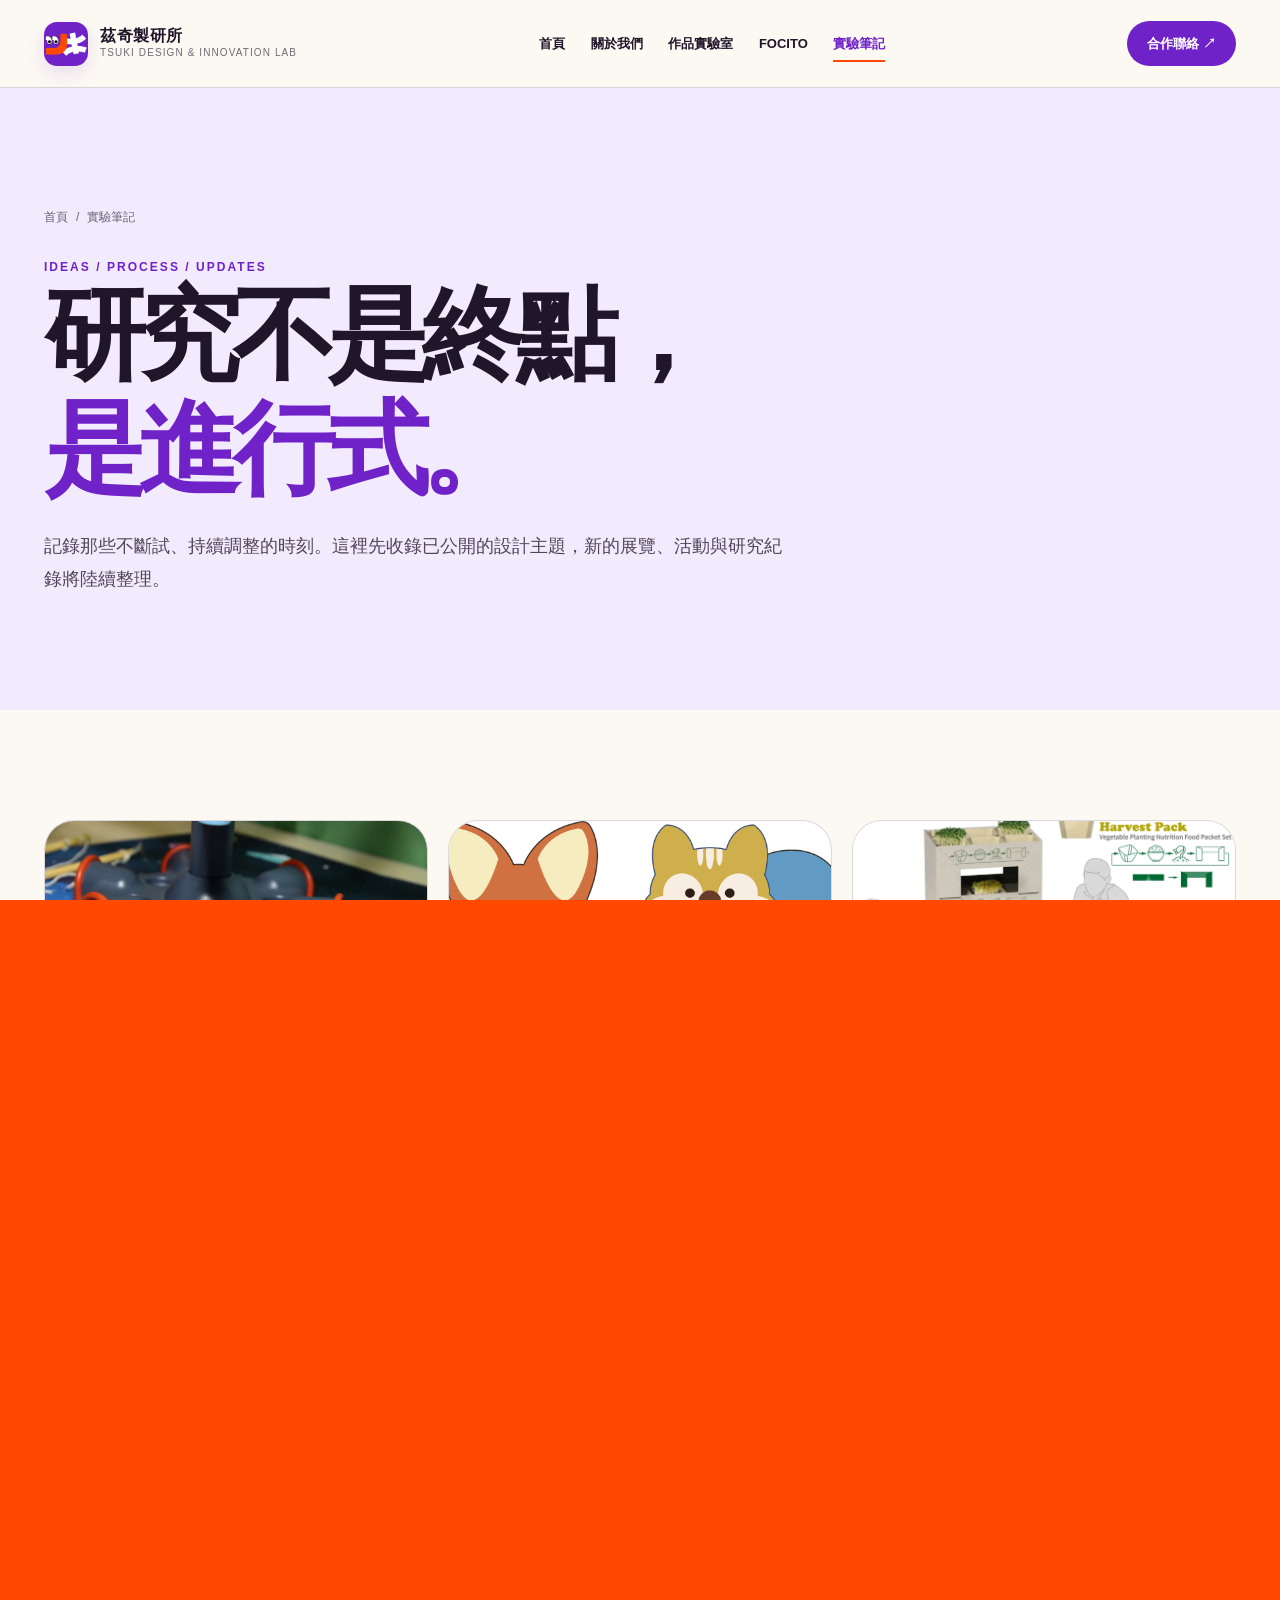
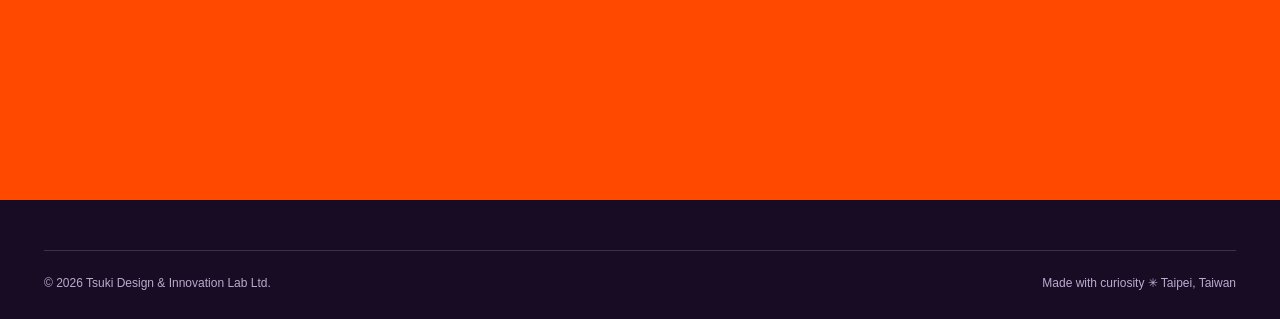
<file: journal/index.html>
<!doctype html><html lang="zh-Hant"><head><meta charset="utf-8"><meta name="viewport" content="width=device-width, initial-scale=1"><meta name="theme-color" content="#6F22C8"><meta name="description" content="茲奇製研所實驗筆記，分享作品研究、FOCITO 品牌開發與永續設計過程。"><title>實驗筆記｜茲奇製研所 Tsuki Design Lab</title><link rel="icon" type="image/png" href="../assets/images/logo.png"><link rel="stylesheet" href="../assets/css/site.css"></head><body><a id="skip" href="#main">跳至主要內容</a><header class="site-head"><div class="container nav-shell"><a class="brand" href="../index.html" aria-label="茲奇製研所首頁"><img class="brand-logo" src="../assets/images/logo.png" alt="茲奇製研所標誌"><span><span class="brand-zh">茲奇製研所</span><span class="brand-en">TSUKI DESIGN & INNOVATION LAB</span></span></a><nav class="desktop-nav" aria-label="主要導覽"><a class="navlink" href="../index.html">首頁</a><a class="navlink" href="../about/index.html">關於我們</a><a class="navlink" href="../projects/index.html">作品實驗室</a><a class="navlink" href="../brands/focito/index.html">FOCITO</a><a class="navlink" href="../journal/index.html" aria-current="page">實驗筆記</a></nav><a class="nav-contact" href="../contact/index.html">合作聯絡 ↗</a><button class="menu-toggle" type="button" data-menu-toggle aria-expanded="false" aria-controls="mobile-panel" aria-label="開啟選單">☰</button></div></header><nav id="mobile-panel" class="mobile-panel" data-mobile-panel aria-label="行動版導覽"><a class="" href="../index.html">首頁</a><a class="" href="../about/index.html">關於我們</a><a class="" href="../projects/index.html">作品實驗室</a><a class="" href="../brands/focito/index.html">FOCITO</a><a class="" href="../journal/index.html" aria-current="page">實驗筆記</a><a href="../contact/index.html">合作聯絡 ↗</a></nav><main id="main"><section class="page-hero"><div class="container"><nav class="breadcrumb" aria-label="麵包屑導覽"><a href="../index.html">首頁</a><span aria-hidden="true">/</span><span>實驗筆記</span></nav><div class="eyebrow purple">IDEAS / PROCESS / UPDATES</div><h1 class="display">研究不是終點，<br><span class="inline-purple">是進行式。</span></h1><p class="sub">記錄那些不斷試、持續調整的時刻。這裡先收錄已公開的設計主題，新的展覽、活動與研究紀錄將陸續整理。</p></div></section><section class="section"><div class="container"><div class="journal-grid"><a href="../projects/stellarvision/index.html" class="journal-card reveal"><img src="../assets/images/stellarvision.webp" alt="StellarVision"><div class="content"><div class="eyebrow orange">DESIGN PROCESS</div><h3>StellarVision：把視覺探索變成宇宙遊戲</h3><p>兒童視覺互動教具的設計構想、操作形式與原型探索。</p><span class="link-arrow">查看作品 ↗</span></div></a><a href="../brands/focito/index.html" class="journal-card reveal"><img src="../assets/images/focito-duo.png" alt="FOCITO 角色"><div class="content"><div class="eyebrow orange">BRAND DEVELOPMENT</div><h3>FOCITO Forest：從一個溫柔的陪伴想法開始</h3><p>品牌價值、狐狸與松鼠的世界觀，以及親子遊戲的發想。</p><span class="link-arrow">認識品牌 ↗</span></div></a><a href="../projects/renew-harvest-pack/index.html" class="journal-card reveal"><img src="../assets/images/renew.webp" alt="Renew Harvest Pack"><div class="content"><div class="eyebrow orange">MATERIAL EXPERIMENT</div><h3>Renew Harvest Pack：讓包裝延伸新的生命</h3><p>從包材、結構到種植循環，重新想像糧食援助的可能。</p><span class="link-arrow">查看作品 ↗</span></div></a></div><p class="muted" style="margin-top:32px;font-size:13px">以上為設計主題入口，尚非依時間排序的正式新聞公告；未刊登未確認的活動日期或得獎資訊。</p></div></section></main><footer class="site-footer"><div class="container"><div class="footer-grid"><div><div class="footer-logo"><img src="../assets/images/logo.png" alt="茲奇標誌"><b>茲奇製研所</b></div><p>以設計實踐為核心，從好奇、觀察與探索出發，將跨領域議題轉化成可以被理解、被使用的產品與服務。</p><p>Tsuki Design & Innovation Lab Ltd.</p></div><div><h3>EXPLORE</h3><a href="../about/index.html">關於我們</a><a href="../projects/index.html">作品實驗室</a><a href="../brands/focito/index.html">FOCITO 親子品牌</a><a href="../journal/index.html">實驗筆記</a><a href="../shop/index.html">商品展示</a></div><div><h3>CONNECT</h3><a href="mailto:tsukidesignlab@gmail.com">tsukidesignlab@gmail.com</a><a href="https://www.instagram.com/tsuki_lab25/" target="_blank" rel="noopener noreferrer">Instagram @tsuki_lab25 ↗</a><a href="../contact/index.html">洽談合作 ↗</a></div></div><div class="footer-bottom"><span>© 2026 Tsuki Design & Innovation Lab Ltd.</span><span>Made with curiosity ✳ Taipei, Taiwan</span></div></div></footer><div class="cursor" aria-hidden="true"></div><div class="transition-curtain" aria-hidden="true"></div><script src="../assets/js/site.js" defer></script></body></html>
</file>
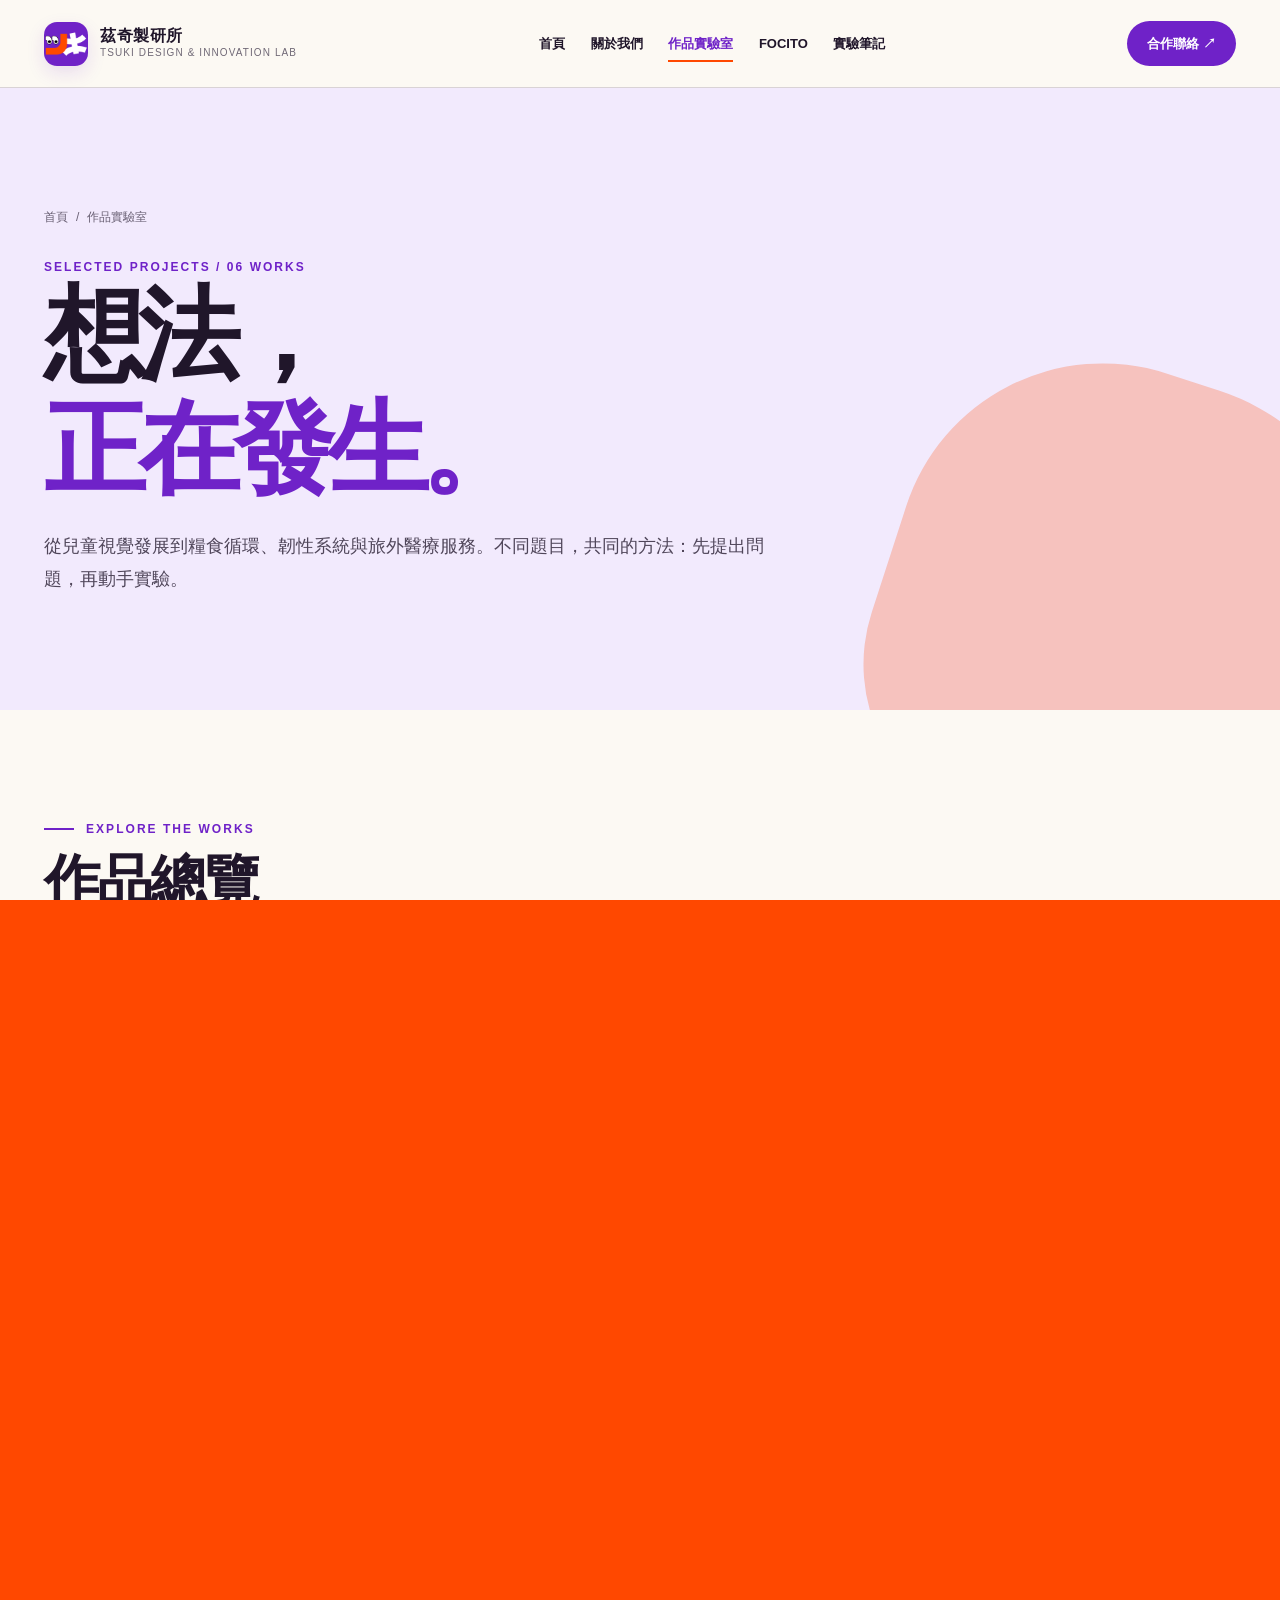
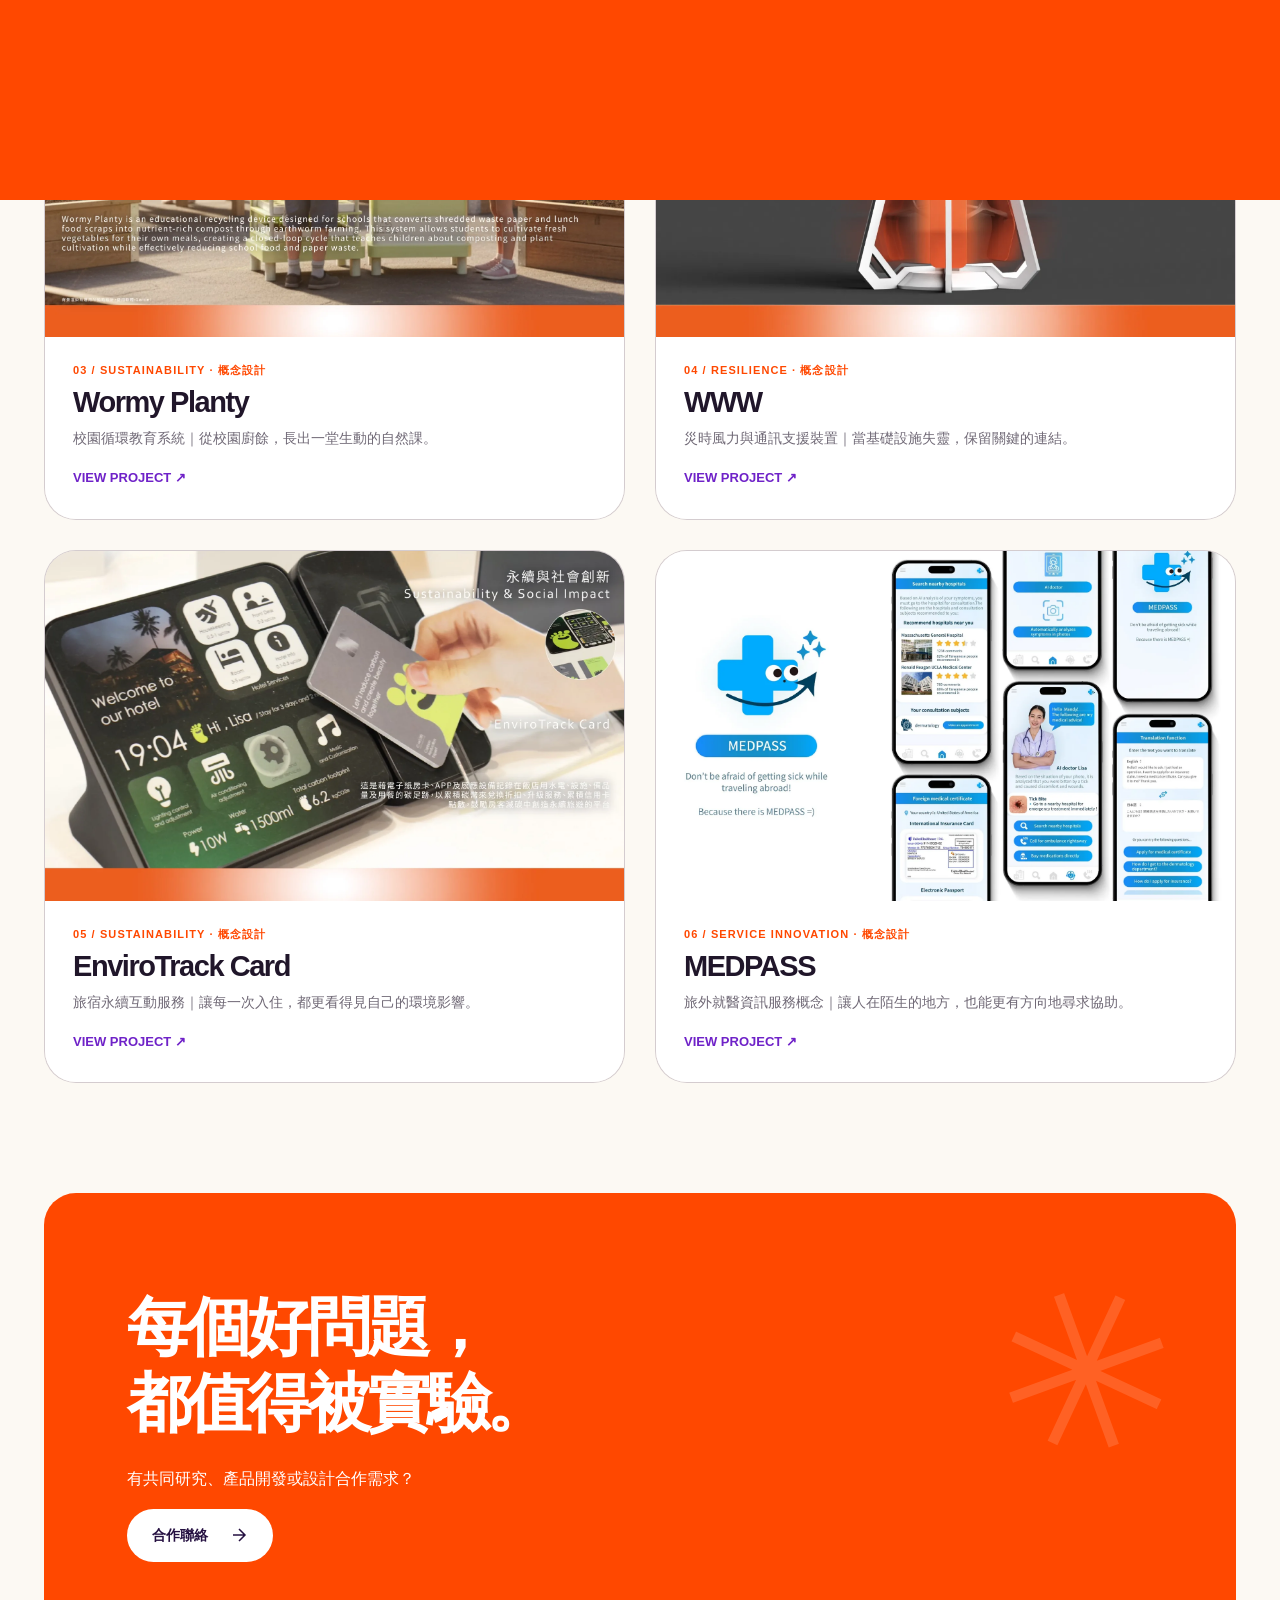
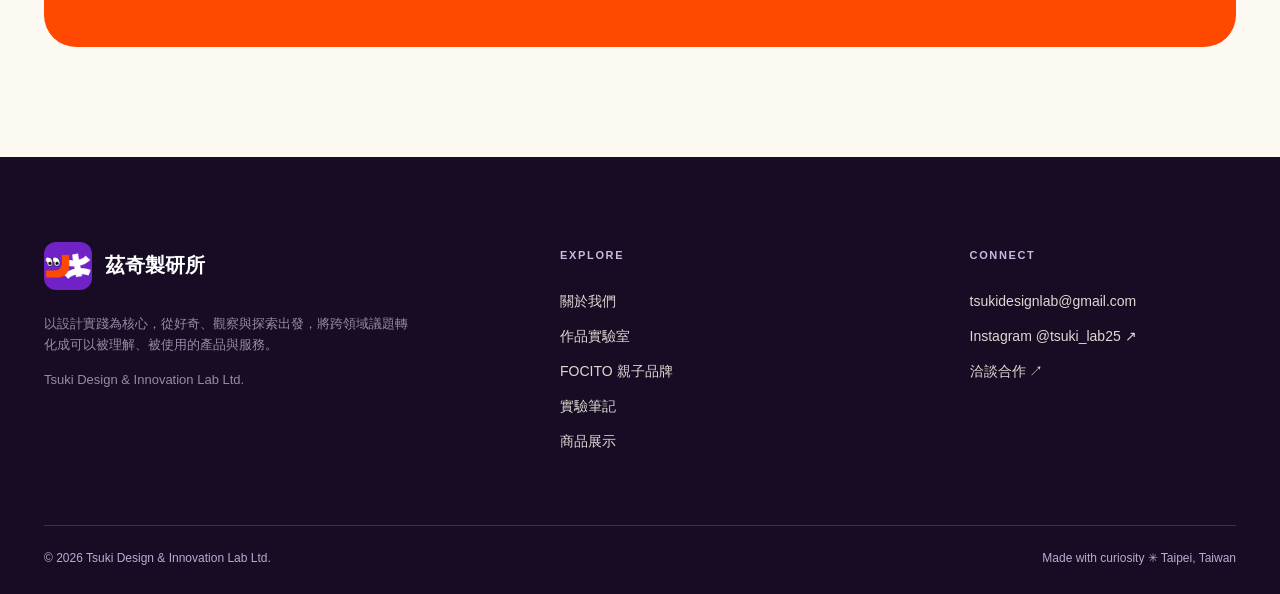
<file: projects/index.html>
<!doctype html><html lang="zh-Hant"><head><meta charset="utf-8"><meta name="viewport" content="width=device-width, initial-scale=1"><meta name="theme-color" content="#6F22C8"><meta name="description" content="茲奇製研所六件精選設計作品：StellarVision、Renew Harvest Pack、Wormy Planty、WWW、EnviroTrack Card、MEDPASS。"><title>作品實驗室｜茲奇製研所 Tsuki Design Lab</title><link rel="icon" type="image/png" href="../assets/images/logo.png"><link rel="stylesheet" href="../assets/css/site.css"></head><body><a id="skip" href="#main">跳至主要內容</a><header class="site-head"><div class="container nav-shell"><a class="brand" href="../index.html" aria-label="茲奇製研所首頁"><img class="brand-logo" src="../assets/images/logo.png" alt="茲奇製研所標誌"><span><span class="brand-zh">茲奇製研所</span><span class="brand-en">TSUKI DESIGN & INNOVATION LAB</span></span></a><nav class="desktop-nav" aria-label="主要導覽"><a class="navlink" href="../index.html">首頁</a><a class="navlink" href="../about/index.html">關於我們</a><a class="navlink" href="../projects/index.html" aria-current="page">作品實驗室</a><a class="navlink" href="../brands/focito/index.html">FOCITO</a><a class="navlink" href="../journal/index.html">實驗筆記</a></nav><a class="nav-contact" href="../contact/index.html">合作聯絡 ↗</a><button class="menu-toggle" type="button" data-menu-toggle aria-expanded="false" aria-controls="mobile-panel" aria-label="開啟選單">☰</button></div></header><nav id="mobile-panel" class="mobile-panel" data-mobile-panel aria-label="行動版導覽"><a class="" href="../index.html">首頁</a><a class="" href="../about/index.html">關於我們</a><a class="" href="../projects/index.html" aria-current="page">作品實驗室</a><a class="" href="../brands/focito/index.html">FOCITO</a><a class="" href="../journal/index.html">實驗筆記</a><a href="../contact/index.html">合作聯絡 ↗</a></nav><main id="main"><section class="page-hero"><div class="container"><nav class="breadcrumb" aria-label="麵包屑導覽"><a href="../index.html">首頁</a><span aria-hidden="true">/</span><span>作品實驗室</span></nav><div class="eyebrow purple">SELECTED PROJECTS / 06 WORKS</div><h1 class="display">想法，<br><span class="inline-purple">正在發生。</span></h1><p class="sub">從兒童視覺發展到糧食循環、韌性系統與旅外醫療服務。不同題目，共同的方法：先提出問題，再動手實驗。</p></div><div class="blob"></div></section><section class="section"><div class="container"><div class="eyebrow purple kicker">EXPLORE THE WORKS</div><h2 class="head-md" style="margin-bottom:28px">作品總覽</h2><div class="category-chips" role="group" aria-label="作品分類篩選"><button class="filter-btn active" data-filter="全部" aria-pressed="true">全部</button><button class="filter-btn " data-filter="兒童發展" aria-pressed="false">兒童發展</button><button class="filter-btn " data-filter="永續設計" aria-pressed="false">永續設計</button><button class="filter-btn " data-filter="韌性與系統" aria-pressed="false">韌性與系統</button><button class="filter-btn " data-filter="數位與醫療" aria-pressed="false">數位與醫療</button></div><div class="project-grid"><a class="project-tile reveal" data-category="兒童發展" href="../projects/stellarvision/index.html"><div class="project-img"><img src="../assets/images/stellarvision.webp" loading="lazy" alt="StellarVision 專案圖片"></div><div class="project-info"><div class="index-label">01 / CHILD DEVELOPMENT · 原型與驗證</div><h2>StellarVision</h2><p>兒童視覺互動教具｜把視覺探索，變成孩子願意參與的遊戲。</p><div class="entry-link">VIEW PROJECT ↗</div></div></a><a class="project-tile reveal" data-category="永續設計" href="../projects/renew-harvest-pack/index.html"><div class="project-img"><img src="../assets/images/renew.webp" loading="lazy" alt="Renew Harvest Pack 專案圖片"></div><div class="project-info"><div class="index-label">02 / SUSTAINABILITY · 概念與模型</div><h2>Renew Harvest Pack</h2><p>再生糧援包裝系統｜不只送出一份糧食，也留下持續生長的可能。</p><div class="entry-link">VIEW PROJECT ↗</div></div></a><a class="project-tile reveal" data-category="永續設計" href="../projects/wormy-planty/index.html"><div class="project-img"><img src="../assets/images/wormy.webp" loading="lazy" alt="Wormy Planty 專案圖片"></div><div class="project-info"><div class="index-label">03 / SUSTAINABILITY · 概念設計</div><h2>Wormy Planty</h2><p>校園循環教育系統｜從校園廚餘，長出一堂生動的自然課。</p><div class="entry-link">VIEW PROJECT ↗</div></div></a><a class="project-tile reveal" data-category="韌性與系統" href="../projects/www/index.html"><div class="project-img"><img src="../assets/images/www.webp" loading="lazy" alt="WWW 專案圖片"></div><div class="project-info"><div class="index-label">04 / RESILIENCE · 概念設計</div><h2>WWW</h2><p>災時風力與通訊支援裝置｜當基礎設施失靈，保留關鍵的連結。</p><div class="entry-link">VIEW PROJECT ↗</div></div></a><a class="project-tile reveal" data-category="永續設計" href="../projects/envirotrack-card/index.html"><div class="project-img"><img src="../assets/images/enviro.webp" loading="lazy" alt="EnviroTrack Card 專案圖片"></div><div class="project-info"><div class="index-label">05 / SUSTAINABILITY · 概念設計</div><h2>EnviroTrack Card</h2><p>旅宿永續互動服務｜讓每一次入住，都更看得見自己的環境影響。</p><div class="entry-link">VIEW PROJECT ↗</div></div></a><a class="project-tile reveal" data-category="數位與醫療" href="../projects/medpass/index.html"><div class="project-img"><img src="../assets/images/medpass.webp" loading="lazy" alt="MEDPASS 專案圖片"></div><div class="project-info"><div class="index-label">06 / SERVICE INNOVATION · 概念設計</div><h2>MEDPASS</h2><p>旅外就醫資訊服務概念｜讓人在陌生的地方，也能更有方向地尋求協助。</p><div class="entry-link">VIEW PROJECT ↗</div></div></a></div></div></section><section class="section" style="padding-top:0"><div class="container"><div class="cta-panel"><h2>每個好問題，<br>都值得被實驗。</h2><p>有共同研究、產品開發或設計合作需求？</p><a class="btn btn-white" href="../contact/index.html">合作聯絡 <svg viewBox="0 0 24 24" fill="none" stroke="currentColor" stroke-width="2" aria-hidden="true"><path d="M4 12h16m-8-8 8 8-8 8"/></svg></a></div></div></section></main><footer class="site-footer"><div class="container"><div class="footer-grid"><div><div class="footer-logo"><img src="../assets/images/logo.png" alt="茲奇標誌"><b>茲奇製研所</b></div><p>以設計實踐為核心，從好奇、觀察與探索出發，將跨領域議題轉化成可以被理解、被使用的產品與服務。</p><p>Tsuki Design & Innovation Lab Ltd.</p></div><div><h3>EXPLORE</h3><a href="../about/index.html">關於我們</a><a href="../projects/index.html">作品實驗室</a><a href="../brands/focito/index.html">FOCITO 親子品牌</a><a href="../journal/index.html">實驗筆記</a><a href="../shop/index.html">商品展示</a></div><div><h3>CONNECT</h3><a href="mailto:tsukidesignlab@gmail.com">tsukidesignlab@gmail.com</a><a href="https://www.instagram.com/tsuki_lab25/" target="_blank" rel="noopener noreferrer">Instagram @tsuki_lab25 ↗</a><a href="../contact/index.html">洽談合作 ↗</a></div></div><div class="footer-bottom"><span>© 2026 Tsuki Design & Innovation Lab Ltd.</span><span>Made with curiosity ✳ Taipei, Taiwan</span></div></div></footer><div class="cursor" aria-hidden="true"></div><div class="transition-curtain" aria-hidden="true"></div><script src="../assets/js/site.js" defer></script></body></html>
</file>
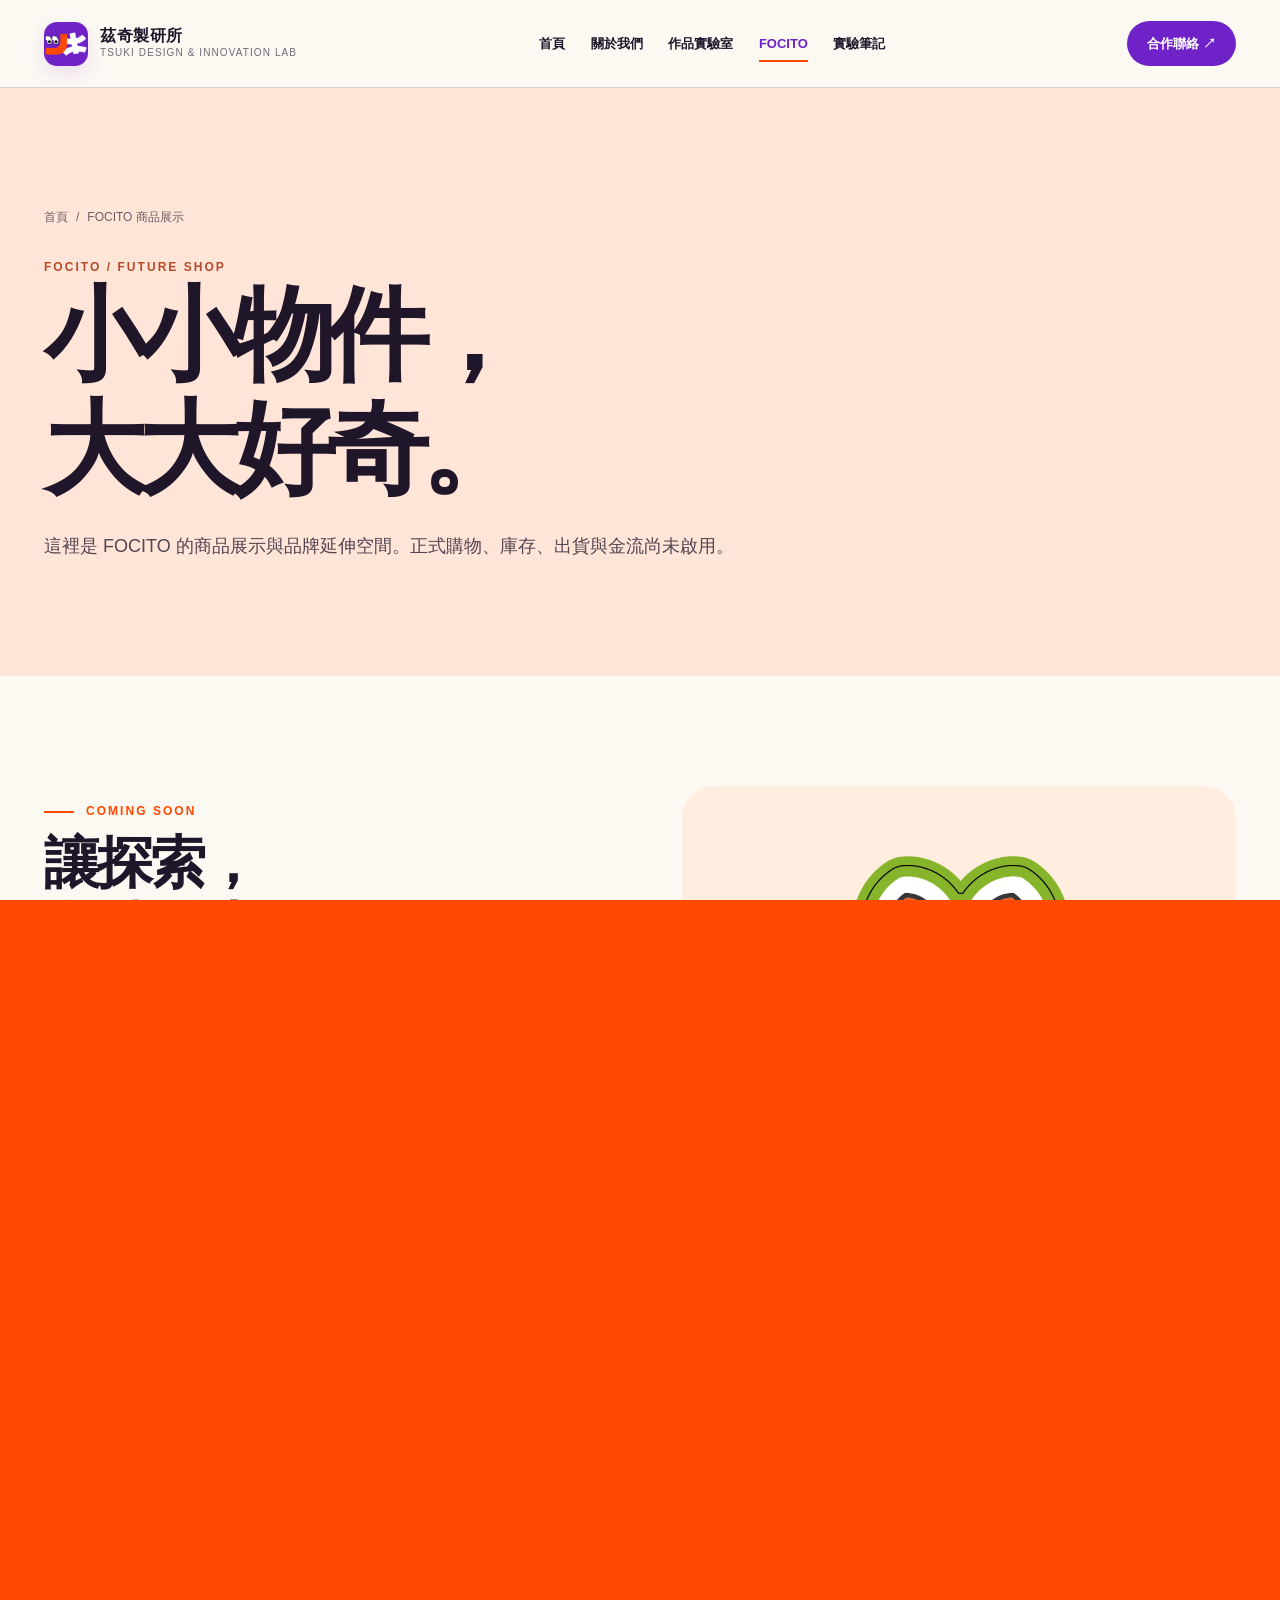
<file: shop/index.html>
<!doctype html><html lang="zh-Hant"><head><meta charset="utf-8"><meta name="viewport" content="width=device-width, initial-scale=1"><meta name="theme-color" content="#6F22C8"><meta name="description" content="FOCITO 親子品牌商品展示。正式購物、庫存、金流尚未開放。"><title>FOCITO 商品展示｜茲奇製研所 Tsuki Design Lab</title><link rel="icon" type="image/png" href="../assets/images/logo.png"><link rel="stylesheet" href="../assets/css/site.css"></head><body><a id="skip" href="#main">跳至主要內容</a><header class="site-head"><div class="container nav-shell"><a class="brand" href="../index.html" aria-label="茲奇製研所首頁"><img class="brand-logo" src="../assets/images/logo.png" alt="茲奇製研所標誌"><span><span class="brand-zh">茲奇製研所</span><span class="brand-en">TSUKI DESIGN & INNOVATION LAB</span></span></a><nav class="desktop-nav" aria-label="主要導覽"><a class="navlink" href="../index.html">首頁</a><a class="navlink" href="../about/index.html">關於我們</a><a class="navlink" href="../projects/index.html">作品實驗室</a><a class="navlink" href="../brands/focito/index.html" aria-current="page">FOCITO</a><a class="navlink" href="../journal/index.html">實驗筆記</a></nav><a class="nav-contact" href="../contact/index.html">合作聯絡 ↗</a><button class="menu-toggle" type="button" data-menu-toggle aria-expanded="false" aria-controls="mobile-panel" aria-label="開啟選單">☰</button></div></header><nav id="mobile-panel" class="mobile-panel" data-mobile-panel aria-label="行動版導覽"><a class="" href="../index.html">首頁</a><a class="" href="../about/index.html">關於我們</a><a class="" href="../projects/index.html">作品實驗室</a><a class="" href="../brands/focito/index.html" aria-current="page">FOCITO</a><a class="" href="../journal/index.html">實驗筆記</a><a href="../contact/index.html">合作聯絡 ↗</a></nav><main id="main"><section class="page-hero orange"><div class="container"><nav class="breadcrumb" aria-label="麵包屑導覽"><a href="../index.html">首頁</a><span aria-hidden="true">/</span><span>FOCITO 商品展示</span></nav><div class="eyebrow" style="color:#B74B29">FOCITO / FUTURE SHOP</div><h1 class="display">小小物件，<br>大大好奇。</h1><p class="sub">這裡是 FOCITO 的商品展示與品牌延伸空間。正式購物、庫存、出貨與金流尚未啟用。</p></div></section><section class="section"><div class="container split"><div><div class="eyebrow orange kicker">COMING SOON</div><h2 class="head-md">讓探索，<br>繼續發生。</h2><p class="intro">我們正在整理貼紙、明信片、視覺互動小物與未來教具產品的介紹內容。正式開放販售前，會再公布商品規格與購買方式。</p><div class="pill">目前為商品展示頁・無下單付款功能</div><div style="margin-top:30px"><a class="btn btn-orange" href="../brands/focito/index.html">先認識 FOCITO <svg viewBox="0 0 24 24" fill="none" stroke="currentColor" stroke-width="2" aria-hidden="true"><path d="M4 12h16m-8-8 8 8-8 8"/></svg></a></div></div><div class="about-visual" style="background:#FFEDDF"><img src="../assets/images/focito-logo.png" alt="FOCITO 品牌 Logo" style="max-height:290px;box-shadow:none;transform:none"></div></div></section></main><footer class="site-footer"><div class="container"><div class="footer-grid"><div><div class="footer-logo"><img src="../assets/images/logo.png" alt="茲奇標誌"><b>茲奇製研所</b></div><p>以設計實踐為核心，從好奇、觀察與探索出發，將跨領域議題轉化成可以被理解、被使用的產品與服務。</p><p>Tsuki Design & Innovation Lab Ltd.</p></div><div><h3>EXPLORE</h3><a href="../about/index.html">關於我們</a><a href="../projects/index.html">作品實驗室</a><a href="../brands/focito/index.html">FOCITO 親子品牌</a><a href="../journal/index.html">實驗筆記</a><a href="../shop/index.html">商品展示</a></div><div><h3>CONNECT</h3><a href="mailto:tsukidesignlab@gmail.com">tsukidesignlab@gmail.com</a><a href="https://www.instagram.com/tsuki_lab25/" target="_blank" rel="noopener noreferrer">Instagram @tsuki_lab25 ↗</a><a href="../contact/index.html">洽談合作 ↗</a></div></div><div class="footer-bottom"><span>© 2026 Tsuki Design & Innovation Lab Ltd.</span><span>Made with curiosity ✳ Taipei, Taiwan</span></div></div></footer><div class="cursor" aria-hidden="true"></div><div class="transition-curtain" aria-hidden="true"></div><script src="../assets/js/site.js" defer></script></body></html>
</file>
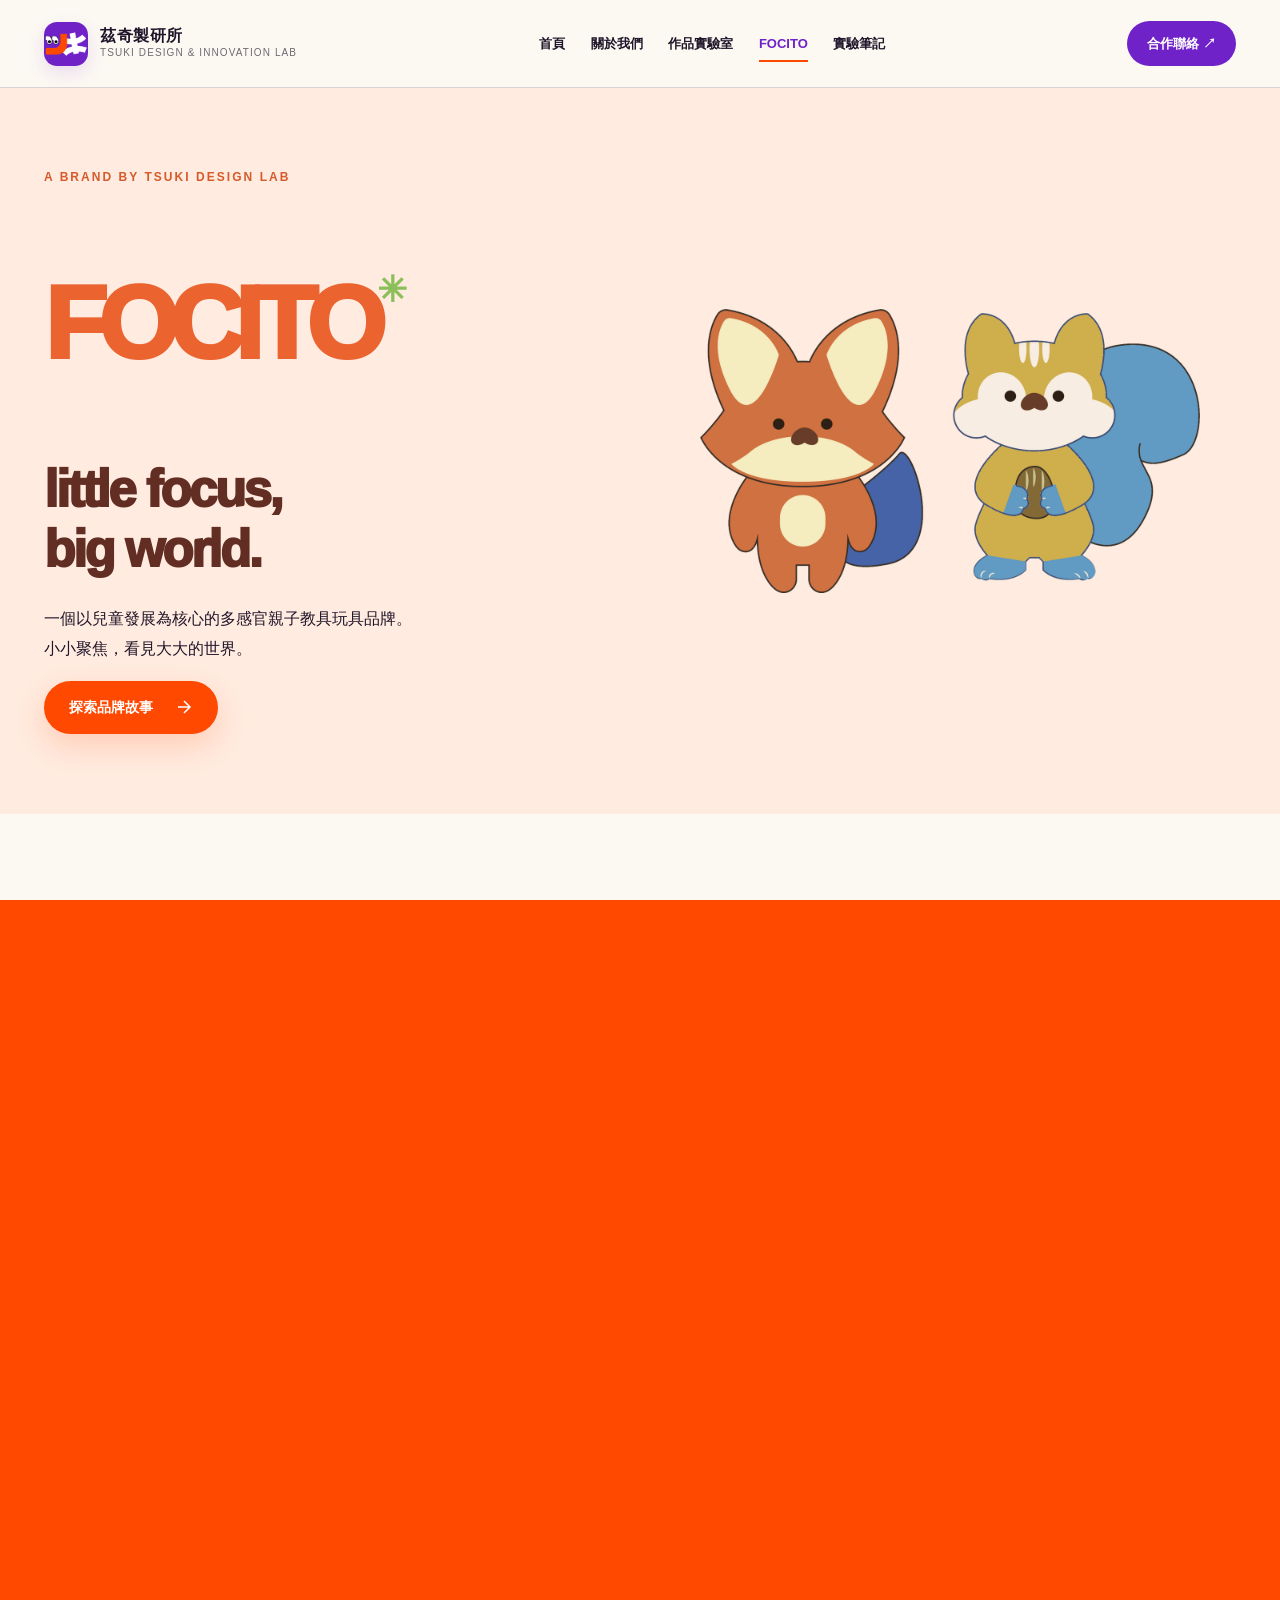
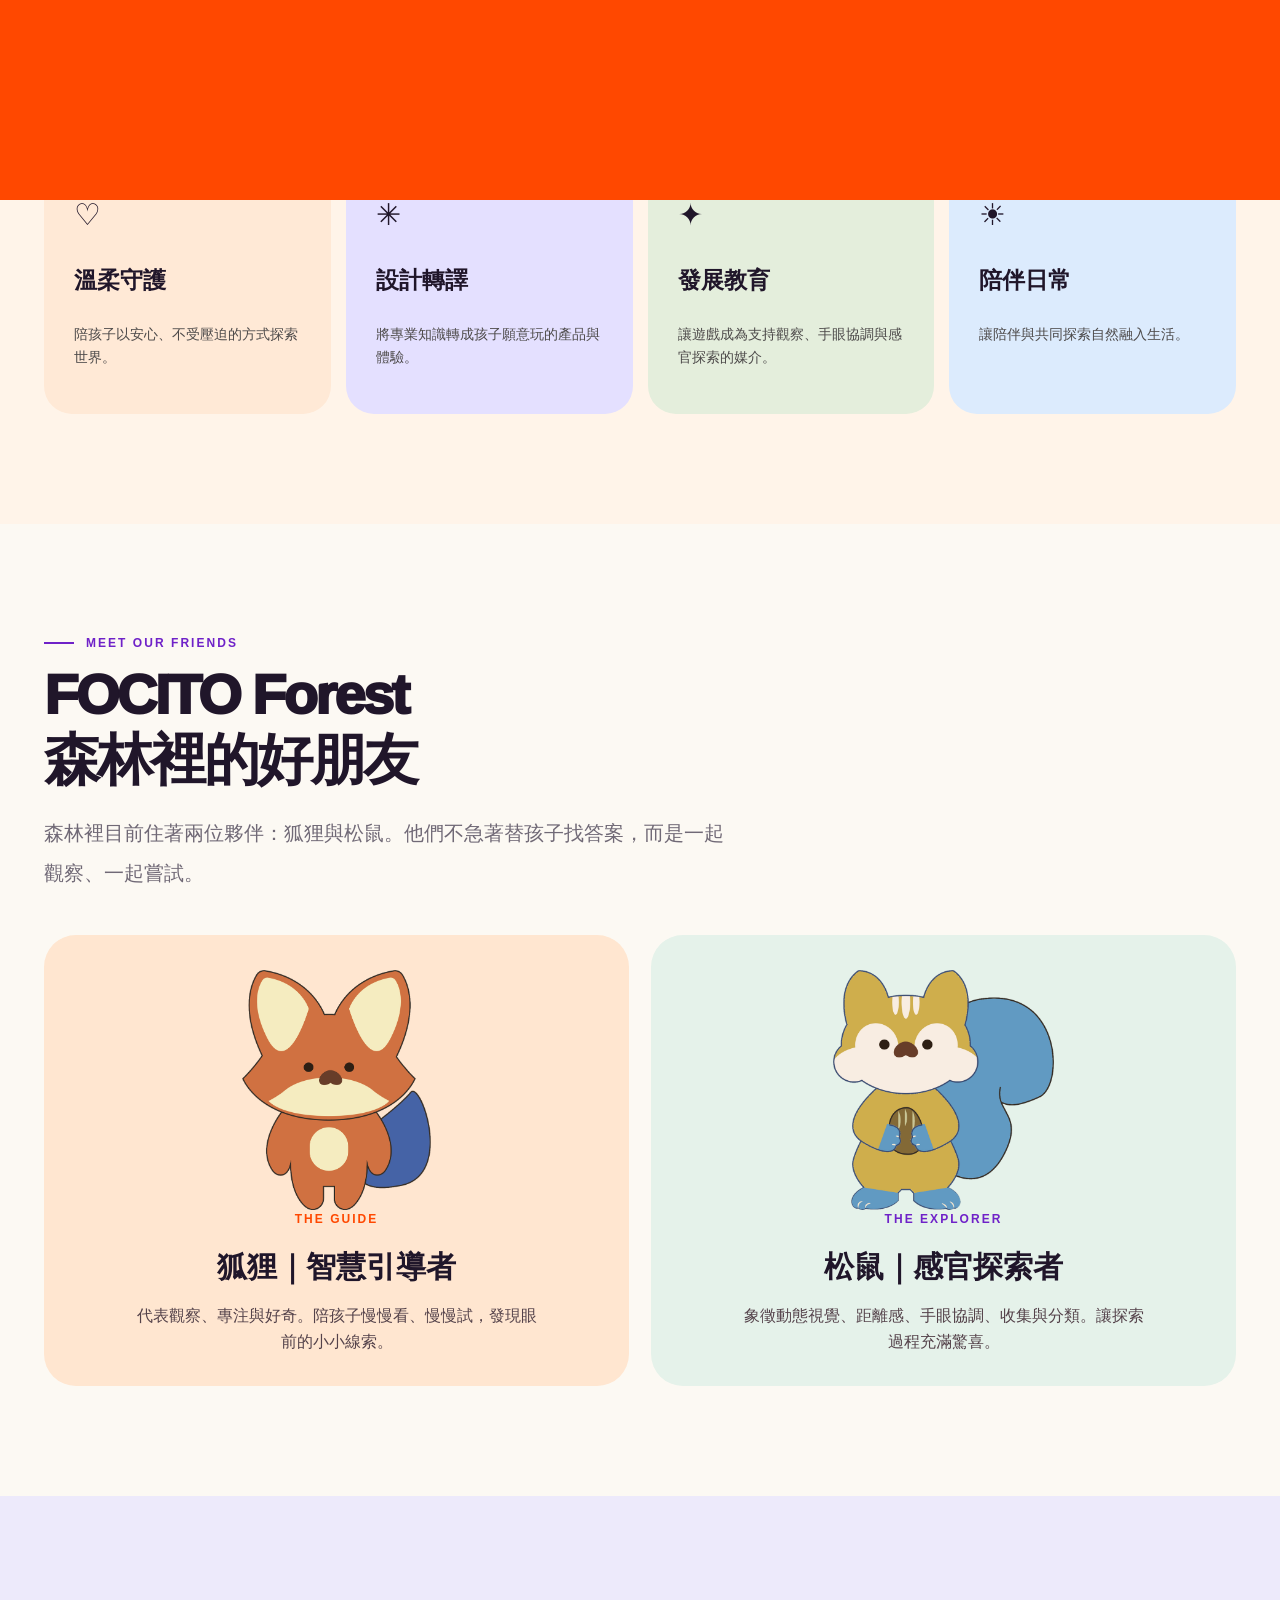
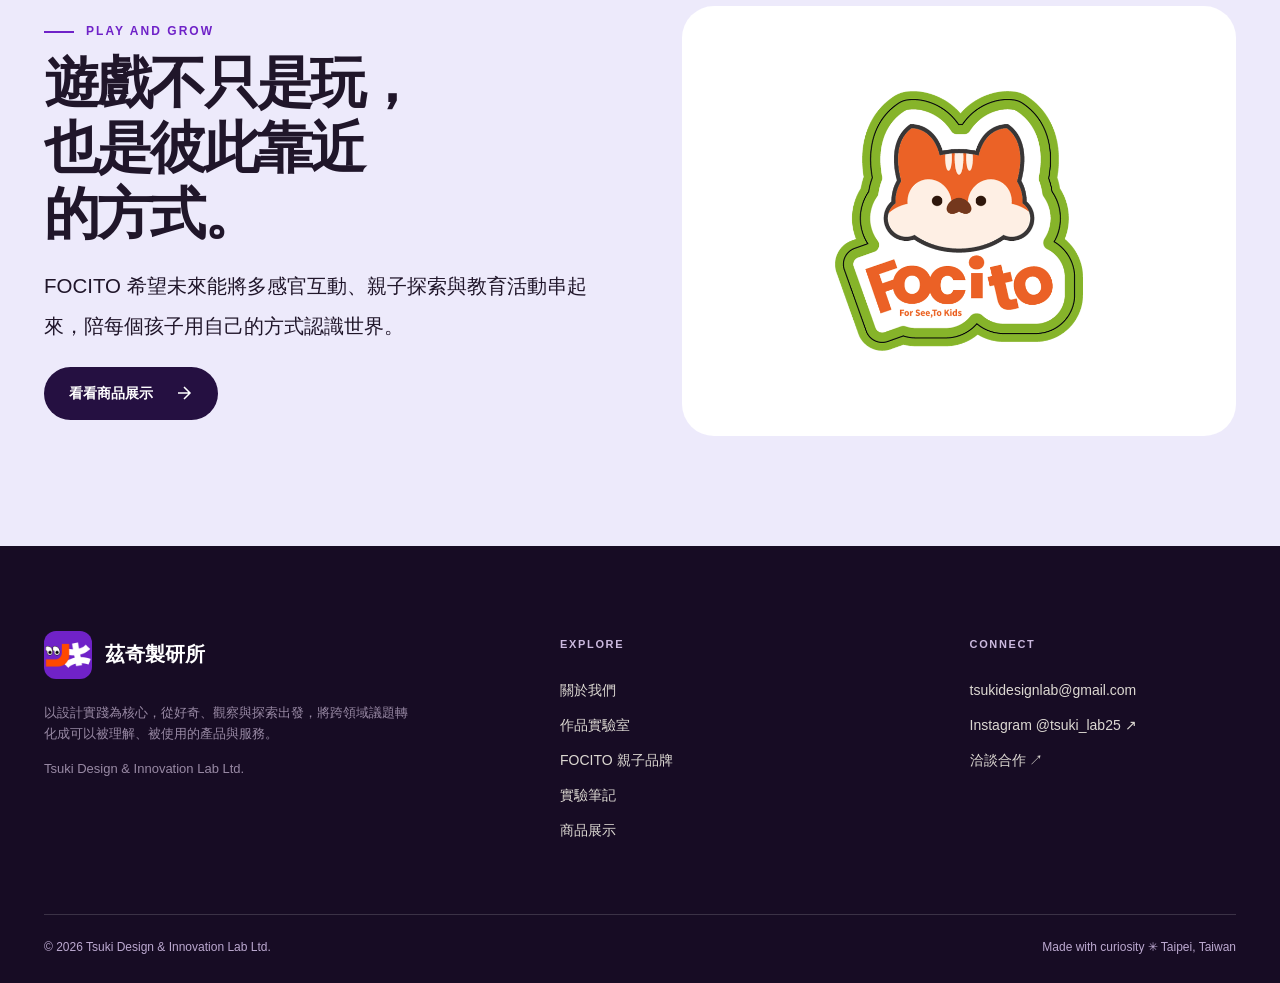
<file: brands/focito/index.html>
<!doctype html><html lang="zh-Hant"><head><meta charset="utf-8"><meta name="viewport" content="width=device-width, initial-scale=1"><meta name="theme-color" content="#6F22C8"><meta name="description" content="FOCITO｜little focus, big world. 兒童發展與多感官探索的親子教具玩具品牌，原創狐狸與松鼠角色。"><title>FOCITO 親子品牌｜茲奇製研所 Tsuki Design Lab</title><link rel="icon" type="image/png" href="../../assets/images/logo.png"><link rel="stylesheet" href="../../assets/css/site.css"></head><body><a id="skip" href="#main">跳至主要內容</a><header class="site-head"><div class="container nav-shell"><a class="brand" href="../../index.html" aria-label="茲奇製研所首頁"><img class="brand-logo" src="../../assets/images/logo.png" alt="茲奇製研所標誌"><span><span class="brand-zh">茲奇製研所</span><span class="brand-en">TSUKI DESIGN & INNOVATION LAB</span></span></a><nav class="desktop-nav" aria-label="主要導覽"><a class="navlink" href="../../index.html">首頁</a><a class="navlink" href="../../about/index.html">關於我們</a><a class="navlink" href="../../projects/index.html">作品實驗室</a><a class="navlink" href="../../brands/focito/index.html" aria-current="page">FOCITO</a><a class="navlink" href="../../journal/index.html">實驗筆記</a></nav><a class="nav-contact" href="../../contact/index.html">合作聯絡 ↗</a><button class="menu-toggle" type="button" data-menu-toggle aria-expanded="false" aria-controls="mobile-panel" aria-label="開啟選單">☰</button></div></header><nav id="mobile-panel" class="mobile-panel" data-mobile-panel aria-label="行動版導覽"><a class="" href="../../index.html">首頁</a><a class="" href="../../about/index.html">關於我們</a><a class="" href="../../projects/index.html">作品實驗室</a><a class="" href="../../brands/focito/index.html" aria-current="page">FOCITO</a><a class="" href="../../journal/index.html">實驗筆記</a><a href="../../contact/index.html">合作聯絡 ↗</a></nav><main id="main"><section class="focito-hero"><div class="container"><div><div class="eyebrow" style="color:#D65A2A">A BRAND BY TSUKI DESIGN LAB</div><h1 class="focito-big">FOCITO<span style="font-size:.35em;vertical-align:top;color:#8CBF5A">✳</span></h1><h2 class="head-md" style="font-size:clamp(30px,4vw,53px);color:#622D23;margin:25px 0">little focus,<br>big world.</h2><p>一個以兒童發展為核心的多感官親子教具玩具品牌。<br>小小聚焦，看見大大的世界。</p><a class="btn btn-orange" href="#story">探索品牌故事 <svg viewBox="0 0 24 24" fill="none" stroke="currentColor" stroke-width="2" aria-hidden="true"><path d="M4 12h16m-8-8 8 8-8 8"/></svg></a></div><div><img class="focito-image" src="../../assets/images/focito-duo.png" alt="FOCITO 原創狐狸與松鼠角色"></div></div></section>
<section class="section" id="story"><div class="container split"><div><div class="eyebrow orange kicker">THE BRAND STORY</div><h2 class="head-md">每個孩子，<br>都有自己的<br><span class="inline-orange">探索節奏。</span></h2></div><div><p class="intro">FOCITO 是一棵陪孩子慢慢長大的樹。我們相信，每個孩子都有不同的焦距、節奏與探索方式。有些孩子先用眼睛觀察，有些孩子喜歡用雙手嘗試，有些孩子需要更多時間感受世界。</p><p class="intro">我們希望透過教具、玩具、活動與服務，把專業的發展教育轉化為孩子願意參與的日常遊戲，也成為父母陪伴孩子成長時的溫柔後盾。</p><p style="color:#C55A31;font-weight:900">不急著長大，不急著抵達。<br>從小小的注視開始，看見大大的世界。</p></div></div></section>
<section class="section" style="background:#FFF4E9"><div class="container"><div class="eyebrow purple kicker">FOUR BRAND VALUES</div><h2 class="head-md">用溫柔守護，<br>陪日常長大。</h2><p class="muted">以設計轉譯，讓教育發芽。</p><div class="focito-values" style="margin-top:45px"><div class="focito-value reveal"><span style="font-size:30px">♡</span><h3>溫柔守護</h3><p>陪孩子以安心、不受壓迫的方式探索世界。</p></div><div class="focito-value reveal"><span style="font-size:30px">✳</span><h3>設計轉譯</h3><p>將專業知識轉成孩子願意玩的產品與體驗。</p></div><div class="focito-value reveal"><span style="font-size:30px">✦</span><h3>發展教育</h3><p>讓遊戲成為支持觀察、手眼協調與感官探索的媒介。</p></div><div class="focito-value reveal"><span style="font-size:30px">☀</span><h3>陪伴日常</h3><p>讓陪伴與共同探索自然融入生活。</p></div></div></div></section>
<section class="section"><div class="container"><div class="eyebrow purple kicker">MEET OUR FRIENDS</div><h2 class="head-md">FOCITO Forest<br>森林裡的好朋友</h2><p class="intro muted">森林裡目前住著兩位夥伴：狐狸與松鼠。他們不急著替孩子找答案，而是一起觀察、一起嘗試。</p><div class="mascot-grid" style="margin-top:42px"><div class="mascot-card fox reveal"><img src="../../assets/images/fox.png" alt="FOCITO 狐狸原創 IP"><div class="eyebrow orange">THE GUIDE</div><h3>狐狸｜智慧引導者</h3><p>代表觀察、專注與好奇。陪孩子慢慢看、慢慢試，發現眼前的小小線索。</p></div><div class="mascot-card squirrel reveal"><img src="../../assets/images/squirrel.png" alt="FOCITO 松鼠原創 IP"><div class="eyebrow purple">THE EXPLORER</div><h3>松鼠｜感官探索者</h3><p>象徵動態視覺、距離感、手眼協調、收集與分類。讓探索過程充滿驚喜。</p></div></div></div></section>
<section class="section" style="background:#EDEAFB"><div class="container split"><div><div class="eyebrow purple kicker">PLAY AND GROW</div><h2 class="head-md">遊戲不只是玩，<br>也是彼此靠近<br>的方式。</h2><p class="intro">FOCITO 希望未來能將多感官互動、親子探索與教育活動串起來，陪每個孩子用自己的方式認識世界。</p><a class="btn btn-black" href="../../shop/index.html">看看商品展示 <svg viewBox="0 0 24 24" fill="none" stroke="currentColor" stroke-width="2" aria-hidden="true"><path d="M4 12h16m-8-8 8 8-8 8"/></svg></a></div><div class="about-visual" style="background:#fff"><img style="max-height:260px;box-shadow:none;transform:none" src="../../assets/images/focito-logo.png" alt="FOCITO 原創 Logo"></div></div></section></main><footer class="site-footer"><div class="container"><div class="footer-grid"><div><div class="footer-logo"><img src="../../assets/images/logo.png" alt="茲奇標誌"><b>茲奇製研所</b></div><p>以設計實踐為核心，從好奇、觀察與探索出發，將跨領域議題轉化成可以被理解、被使用的產品與服務。</p><p>Tsuki Design & Innovation Lab Ltd.</p></div><div><h3>EXPLORE</h3><a href="../../about/index.html">關於我們</a><a href="../../projects/index.html">作品實驗室</a><a href="../../brands/focito/index.html">FOCITO 親子品牌</a><a href="../../journal/index.html">實驗筆記</a><a href="../../shop/index.html">商品展示</a></div><div><h3>CONNECT</h3><a href="mailto:tsukidesignlab@gmail.com">tsukidesignlab@gmail.com</a><a href="https://www.instagram.com/tsuki_lab25/" target="_blank" rel="noopener noreferrer">Instagram @tsuki_lab25 ↗</a><a href="../../contact/index.html">洽談合作 ↗</a></div></div><div class="footer-bottom"><span>© 2026 Tsuki Design & Innovation Lab Ltd.</span><span>Made with curiosity ✳ Taipei, Taiwan</span></div></div></footer><div class="cursor" aria-hidden="true"></div><div class="transition-curtain" aria-hidden="true"></div><script src="../../assets/js/site.js" defer></script></body></html>
</file>
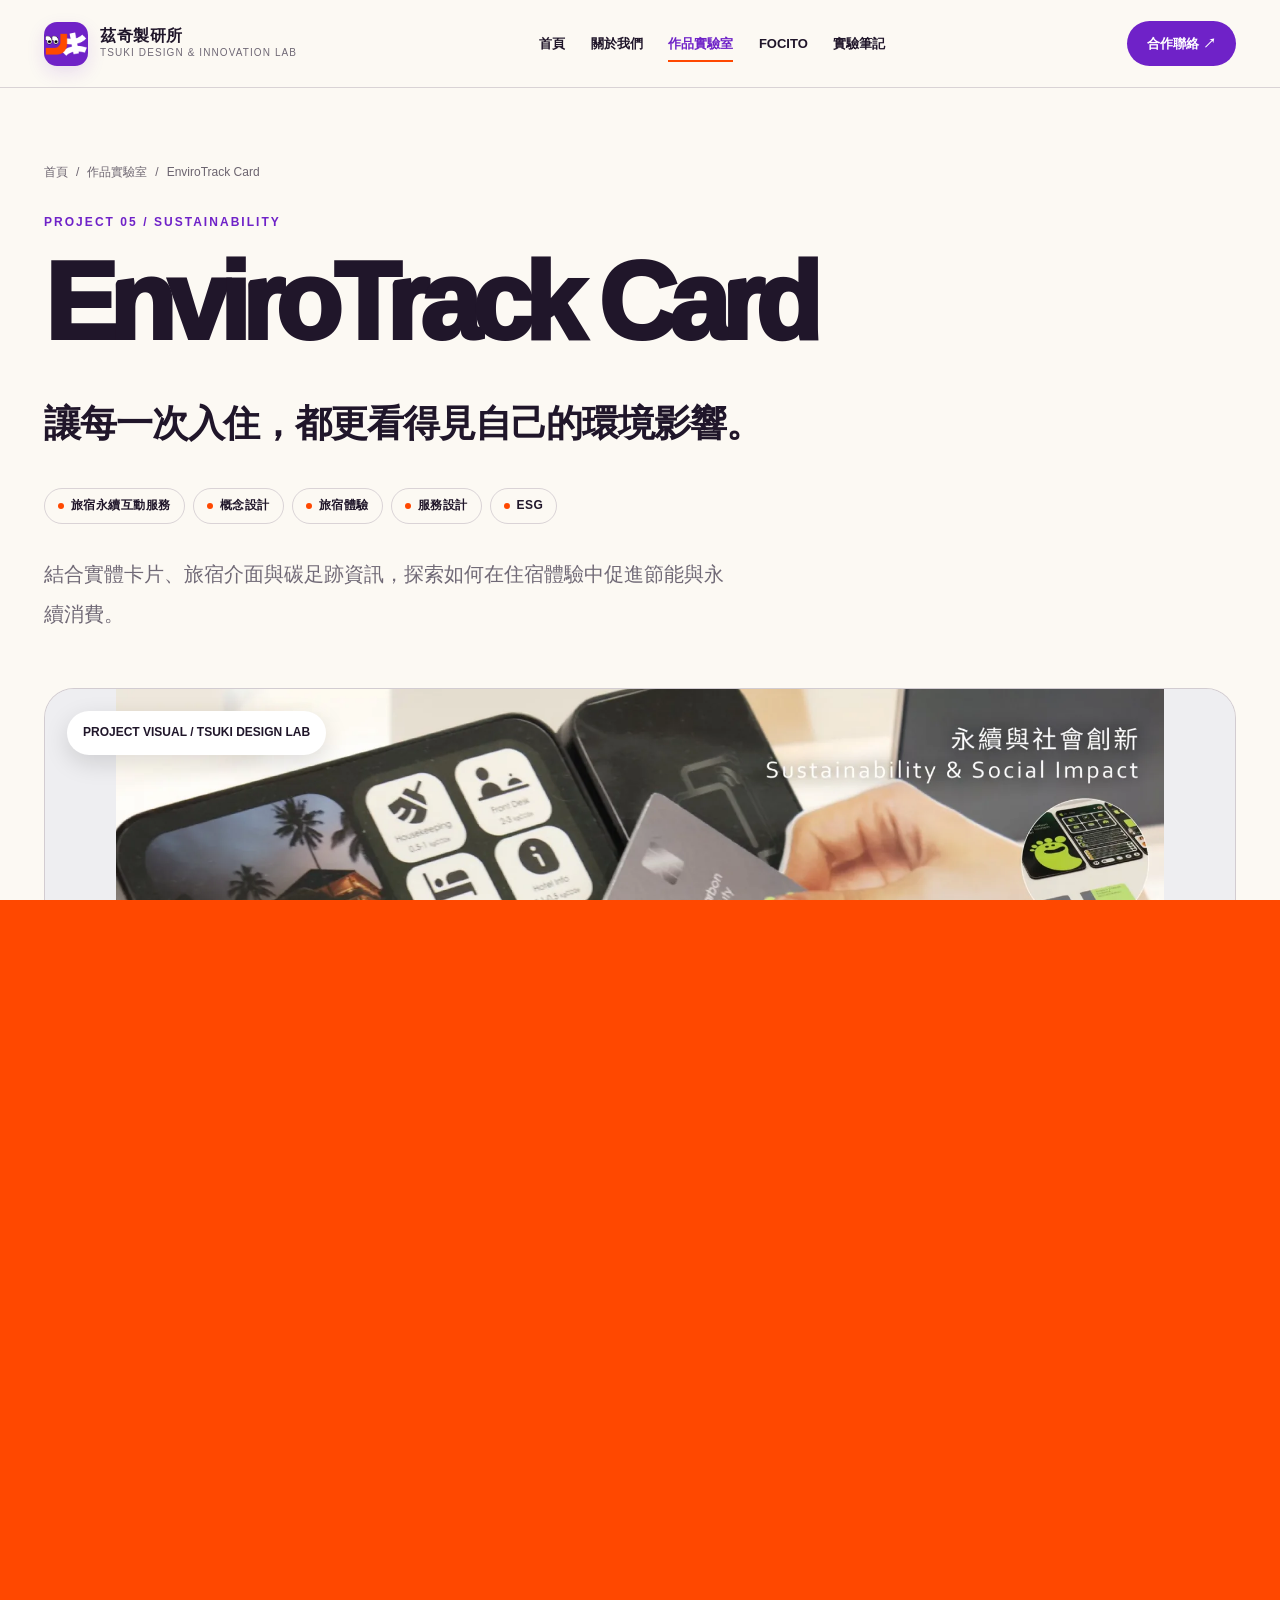
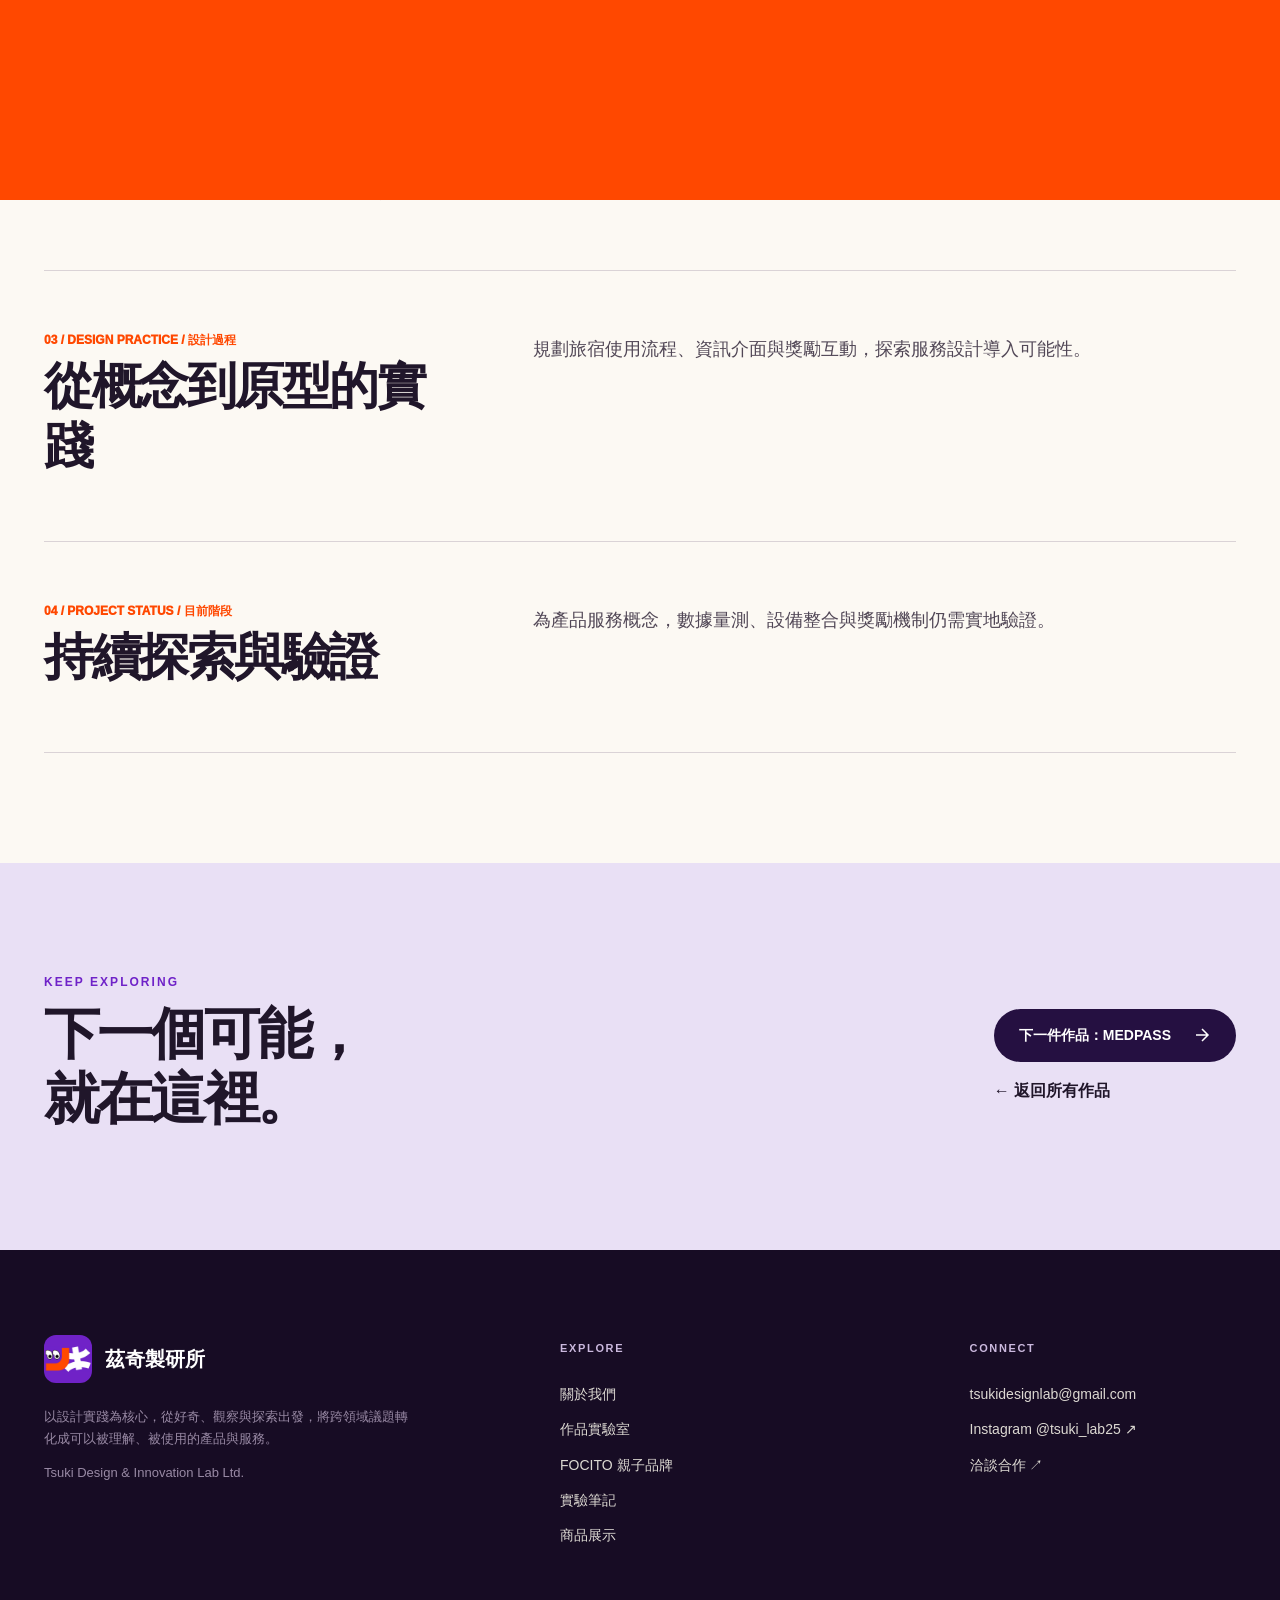
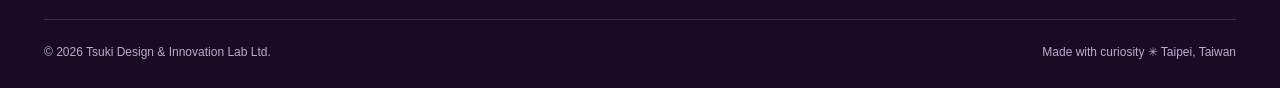
<file: projects/envirotrack-card/index.html>
<!doctype html><html lang="zh-Hant"><head><meta charset="utf-8"><meta name="viewport" content="width=device-width, initial-scale=1"><meta name="theme-color" content="#6F22C8"><meta name="description" content="結合實體卡片、旅宿介面與碳足跡資訊，探索如何在住宿體驗中促進節能與永續消費。"><title>EnviroTrack Card｜茲奇製研所 Tsuki Design Lab</title><link rel="icon" type="image/png" href="../../assets/images/logo.png"><link rel="stylesheet" href="../../assets/css/site.css"></head><body><a id="skip" href="#main">跳至主要內容</a><header class="site-head"><div class="container nav-shell"><a class="brand" href="../../index.html" aria-label="茲奇製研所首頁"><img class="brand-logo" src="../../assets/images/logo.png" alt="茲奇製研所標誌"><span><span class="brand-zh">茲奇製研所</span><span class="brand-en">TSUKI DESIGN & INNOVATION LAB</span></span></a><nav class="desktop-nav" aria-label="主要導覽"><a class="navlink" href="../../index.html">首頁</a><a class="navlink" href="../../about/index.html">關於我們</a><a class="navlink" href="../../projects/index.html" aria-current="page">作品實驗室</a><a class="navlink" href="../../brands/focito/index.html">FOCITO</a><a class="navlink" href="../../journal/index.html">實驗筆記</a></nav><a class="nav-contact" href="../../contact/index.html">合作聯絡 ↗</a><button class="menu-toggle" type="button" data-menu-toggle aria-expanded="false" aria-controls="mobile-panel" aria-label="開啟選單">☰</button></div></header><nav id="mobile-panel" class="mobile-panel" data-mobile-panel aria-label="行動版導覽"><a class="" href="../../index.html">首頁</a><a class="" href="../../about/index.html">關於我們</a><a class="" href="../../projects/index.html" aria-current="page">作品實驗室</a><a class="" href="../../brands/focito/index.html">FOCITO</a><a class="" href="../../journal/index.html">實驗筆記</a><a href="../../contact/index.html">合作聯絡 ↗</a></nav><main id="main"><section class="project-details-hero"><div class="container"><nav class="breadcrumb" aria-label="麵包屑導覽"><a href="../../index.html">首頁</a><span aria-hidden="true">/</span><span>作品實驗室</span><span aria-hidden="true">/</span><span>EnviroTrack Card</span></nav><div class="eyebrow purple">PROJECT 05 / SUSTAINABILITY</div><h1 class="project-title">EnviroTrack Card</h1><p class="project-lead">讓每一次入住，都更看得見自己的環境影響。</p><div class="detail-categories"><span class="pill">旅宿永續互動服務</span><span class="pill">概念設計</span><span class="pill">旅宿體驗</span><span class="pill">服務設計</span><span class="pill">ESG</span></div><p class="intro muted">結合實體卡片、旅宿介面與碳足跡資訊，探索如何在住宿體驗中促進節能與永續消費。</p><div class="project-main-img"><img src="../../assets/images/enviro.webp" alt="EnviroTrack Card 作品展示圖"><div class="image-tag">PROJECT VISUAL / TSUKI DESIGN LAB</div></div></div></section><section class="section" style="padding-top:30px"><div class="container"><div class="detail-block reveal"><div class="detail-grid"><div><div class="step-index">01 / DESIGN QUESTION / 問題洞察</div><h3>我們看見的問題</h3></div><p>旅客在住宿期間使用的能源與資源，通常難以直觀理解，也較少與日常選擇建立連結。</p></div></div><div class="detail-block reveal"><div class="detail-grid"><div><div class="step-index">02 / DESIGN CONCEPT / 設計概念</div><h3>讓想法變得可參與</h3></div><p>以實體卡片連結旅宿服務介面，將難以感受的資源消耗轉化成可看見的回饋。</p></div></div><div class="detail-block reveal"><div class="detail-grid"><div><div class="step-index">03 / DESIGN PRACTICE / 設計過程</div><h3>從概念到原型的實踐</h3></div><p>規劃旅宿使用流程、資訊介面與獎勵互動，探索服務設計導入可能性。</p></div></div><div class="detail-block reveal"><div class="detail-grid"><div><div class="step-index">04 / PROJECT STATUS / 目前階段</div><h3>持續探索與驗證</h3></div><p>為產品服務概念，數據量測、設備整合與獎勵機制仍需實地驗證。</p></div></div></div></section><section class="section project-end"><div class="container"><div><div class="eyebrow purple">KEEP EXPLORING</div><h2 class="head-md">下一個可能，<br>就在這裡。</h2></div><div><a class="btn btn-black" href="../../projects/medpass/index.html">下一件作品：MEDPASS <svg viewBox="0 0 24 24" fill="none" stroke="currentColor" stroke-width="2" aria-hidden="true"><path d="M4 12h16m-8-8 8 8-8 8"/></svg></a><div style="margin-top:16px"><a class="link-arrow" href="../../projects/index.html">← 返回所有作品</a></div></div></div></section></main><footer class="site-footer"><div class="container"><div class="footer-grid"><div><div class="footer-logo"><img src="../../assets/images/logo.png" alt="茲奇標誌"><b>茲奇製研所</b></div><p>以設計實踐為核心，從好奇、觀察與探索出發，將跨領域議題轉化成可以被理解、被使用的產品與服務。</p><p>Tsuki Design & Innovation Lab Ltd.</p></div><div><h3>EXPLORE</h3><a href="../../about/index.html">關於我們</a><a href="../../projects/index.html">作品實驗室</a><a href="../../brands/focito/index.html">FOCITO 親子品牌</a><a href="../../journal/index.html">實驗筆記</a><a href="../../shop/index.html">商品展示</a></div><div><h3>CONNECT</h3><a href="mailto:tsukidesignlab@gmail.com">tsukidesignlab@gmail.com</a><a href="https://www.instagram.com/tsuki_lab25/" target="_blank" rel="noopener noreferrer">Instagram @tsuki_lab25 ↗</a><a href="../../contact/index.html">洽談合作 ↗</a></div></div><div class="footer-bottom"><span>© 2026 Tsuki Design & Innovation Lab Ltd.</span><span>Made with curiosity ✳ Taipei, Taiwan</span></div></div></footer><div class="cursor" aria-hidden="true"></div><div class="transition-curtain" aria-hidden="true"></div><script src="../../assets/js/site.js" defer></script></body></html>
</file>
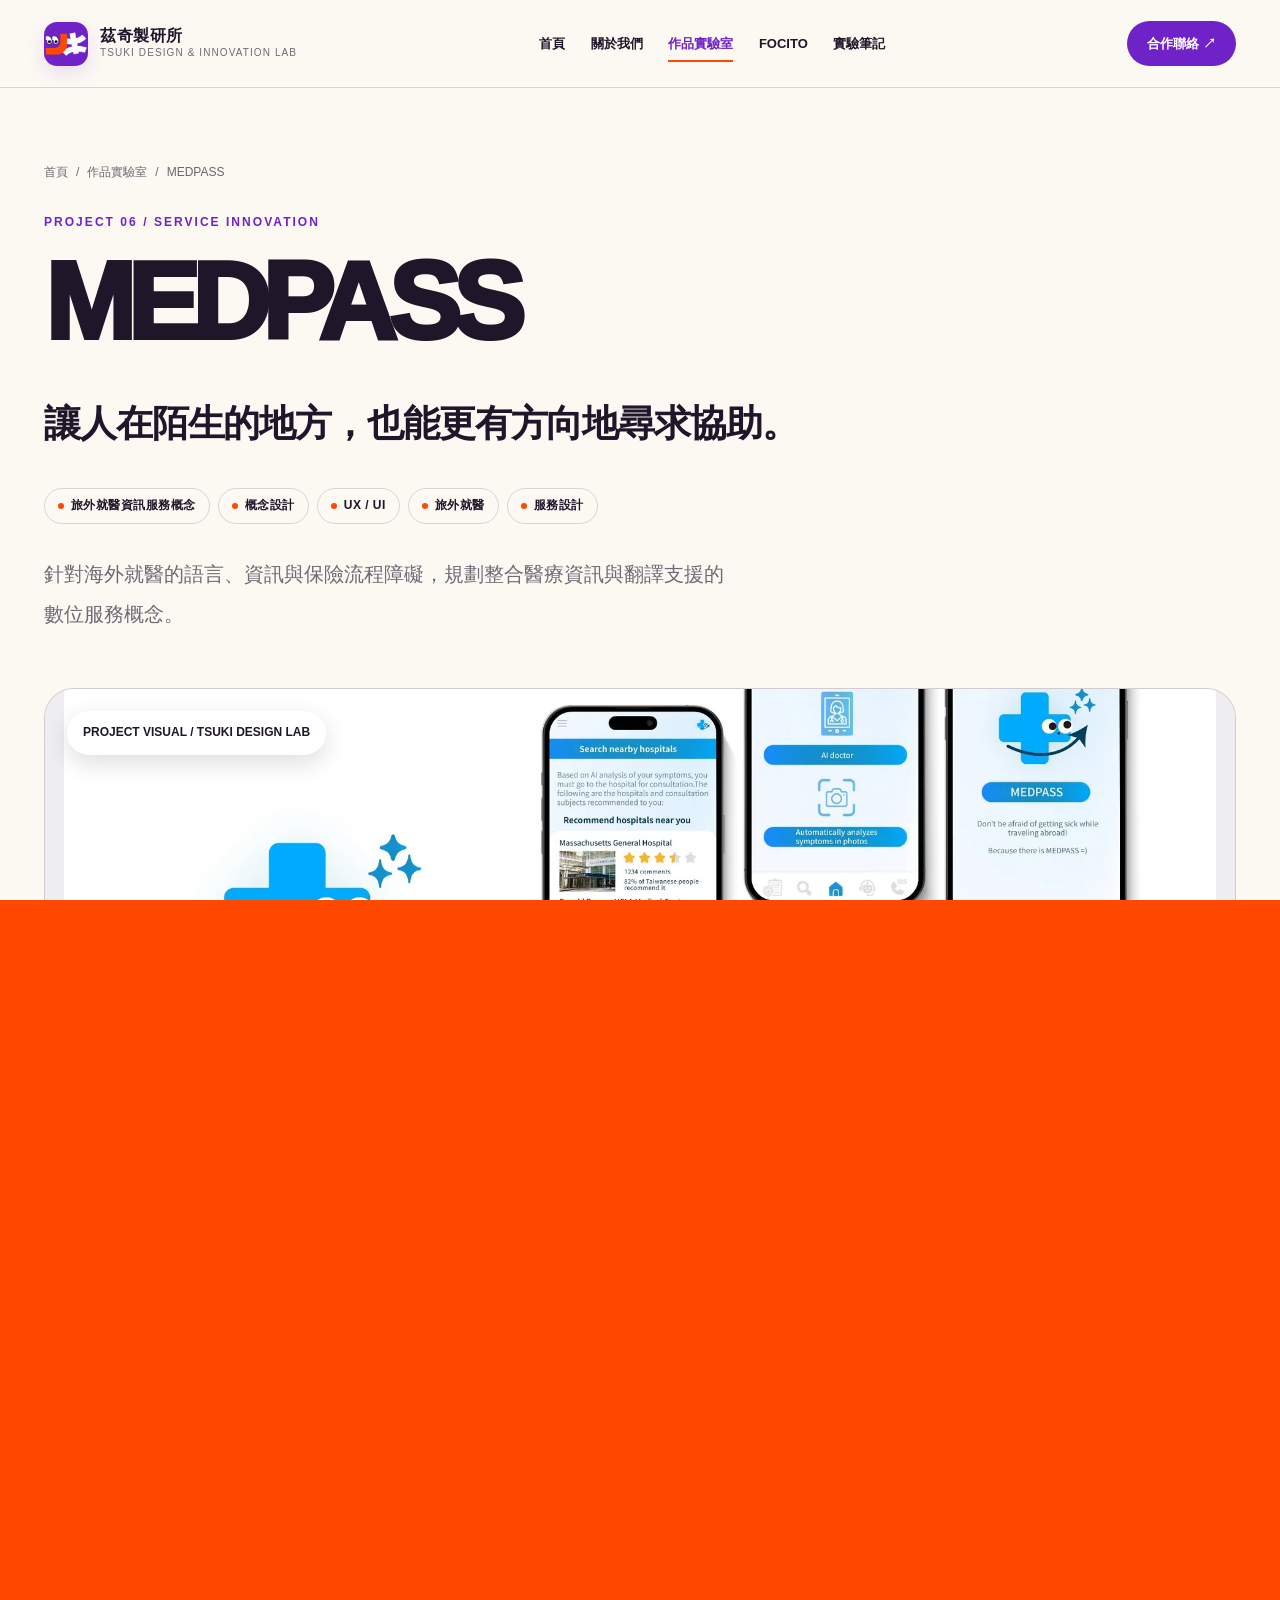
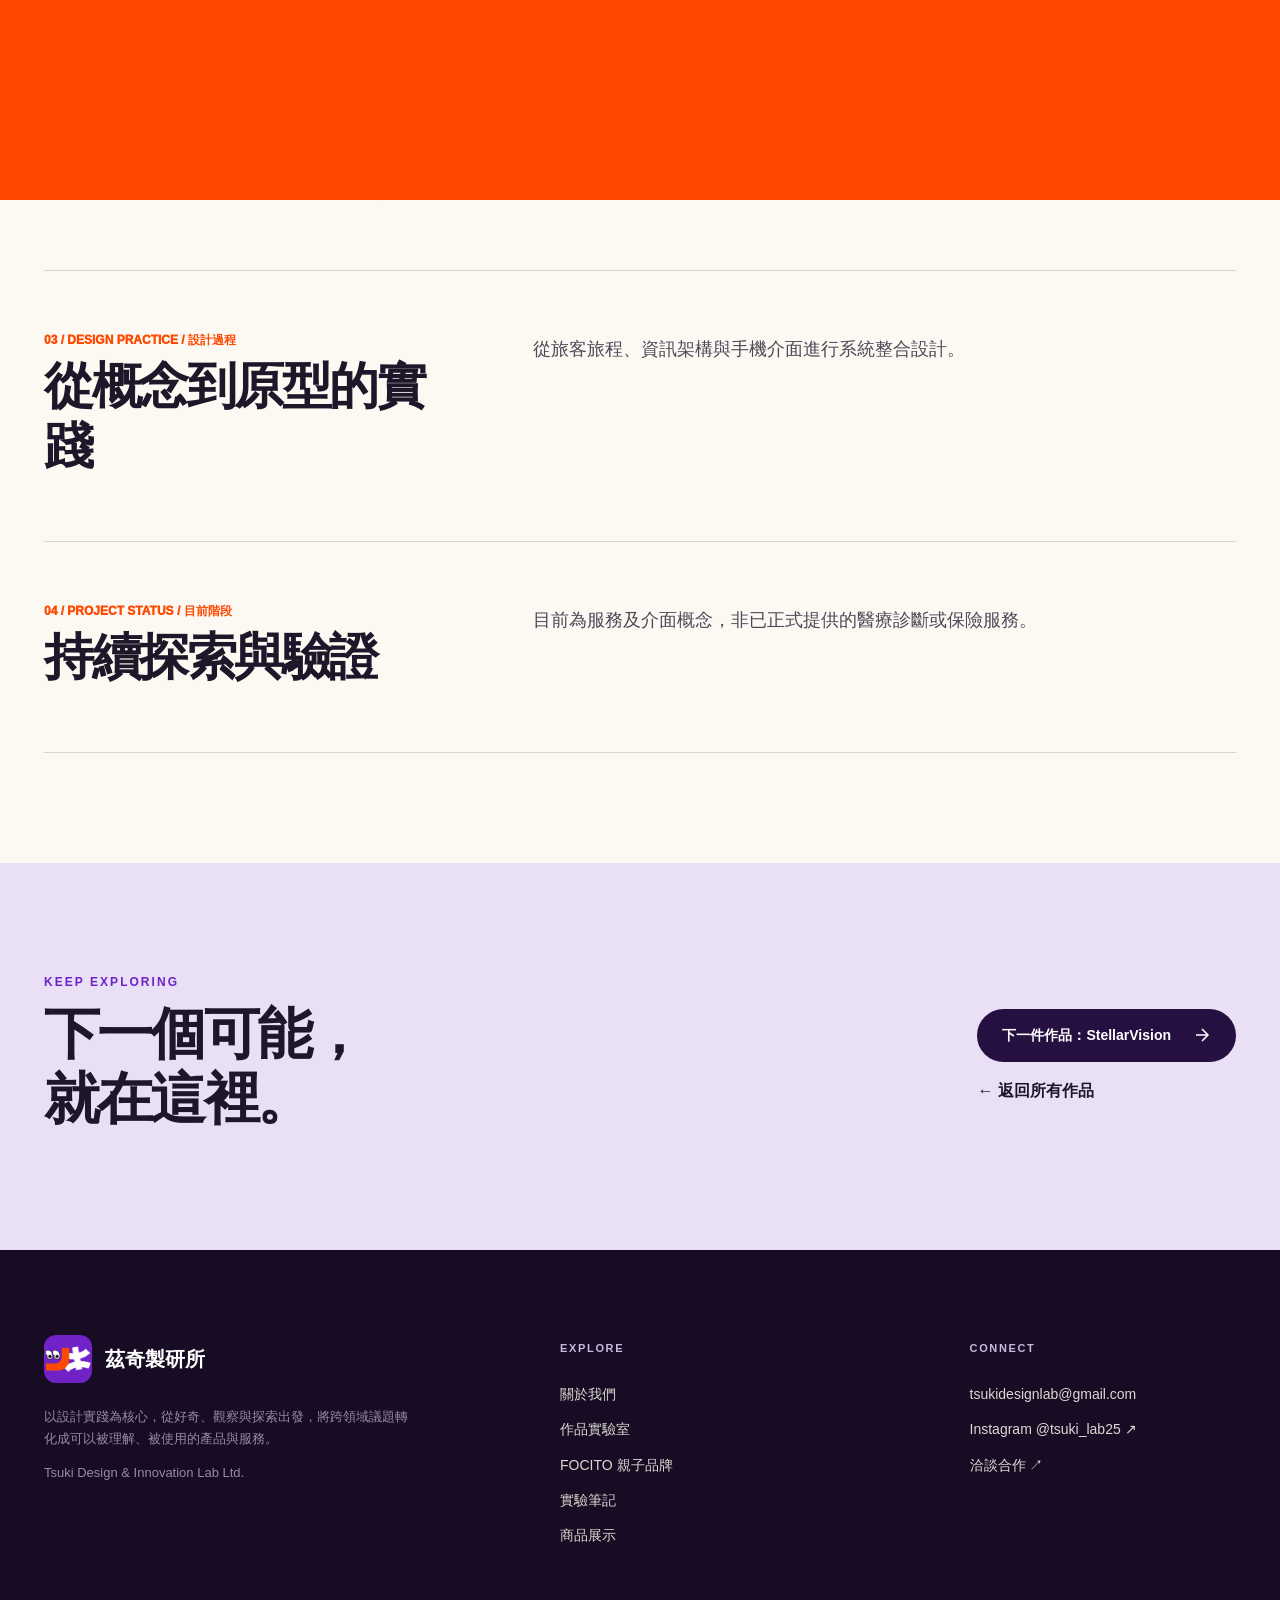
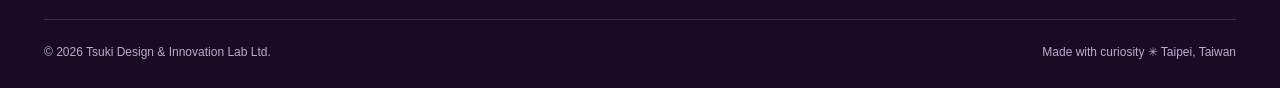
<file: projects/medpass/index.html>
<!doctype html><html lang="zh-Hant"><head><meta charset="utf-8"><meta name="viewport" content="width=device-width, initial-scale=1"><meta name="theme-color" content="#6F22C8"><meta name="description" content="針對海外就醫的語言、資訊與保險流程障礙，規劃整合醫療資訊與翻譯支援的數位服務概念。"><title>MEDPASS｜茲奇製研所 Tsuki Design Lab</title><link rel="icon" type="image/png" href="../../assets/images/logo.png"><link rel="stylesheet" href="../../assets/css/site.css"></head><body><a id="skip" href="#main">跳至主要內容</a><header class="site-head"><div class="container nav-shell"><a class="brand" href="../../index.html" aria-label="茲奇製研所首頁"><img class="brand-logo" src="../../assets/images/logo.png" alt="茲奇製研所標誌"><span><span class="brand-zh">茲奇製研所</span><span class="brand-en">TSUKI DESIGN & INNOVATION LAB</span></span></a><nav class="desktop-nav" aria-label="主要導覽"><a class="navlink" href="../../index.html">首頁</a><a class="navlink" href="../../about/index.html">關於我們</a><a class="navlink" href="../../projects/index.html" aria-current="page">作品實驗室</a><a class="navlink" href="../../brands/focito/index.html">FOCITO</a><a class="navlink" href="../../journal/index.html">實驗筆記</a></nav><a class="nav-contact" href="../../contact/index.html">合作聯絡 ↗</a><button class="menu-toggle" type="button" data-menu-toggle aria-expanded="false" aria-controls="mobile-panel" aria-label="開啟選單">☰</button></div></header><nav id="mobile-panel" class="mobile-panel" data-mobile-panel aria-label="行動版導覽"><a class="" href="../../index.html">首頁</a><a class="" href="../../about/index.html">關於我們</a><a class="" href="../../projects/index.html" aria-current="page">作品實驗室</a><a class="" href="../../brands/focito/index.html">FOCITO</a><a class="" href="../../journal/index.html">實驗筆記</a><a href="../../contact/index.html">合作聯絡 ↗</a></nav><main id="main"><section class="project-details-hero"><div class="container"><nav class="breadcrumb" aria-label="麵包屑導覽"><a href="../../index.html">首頁</a><span aria-hidden="true">/</span><span>作品實驗室</span><span aria-hidden="true">/</span><span>MEDPASS</span></nav><div class="eyebrow purple">PROJECT 06 / SERVICE INNOVATION</div><h1 class="project-title">MEDPASS</h1><p class="project-lead">讓人在陌生的地方，也能更有方向地尋求協助。</p><div class="detail-categories"><span class="pill">旅外就醫資訊服務概念</span><span class="pill">概念設計</span><span class="pill">UX / UI</span><span class="pill">旅外就醫</span><span class="pill">服務設計</span></div><p class="intro muted">針對海外就醫的語言、資訊與保險流程障礙，規劃整合醫療資訊與翻譯支援的數位服務概念。</p><div class="project-main-img"><img src="../../assets/images/medpass.webp" alt="MEDPASS 作品展示圖"><div class="image-tag">PROJECT VISUAL / TSUKI DESIGN LAB</div></div></div></section><section class="section" style="padding-top:30px"><div class="container"><div class="detail-block reveal"><div class="detail-grid"><div><div class="step-index">01 / DESIGN QUESTION / 問題洞察</div><h3>我們看見的問題</h3></div><p>人在海外生病時，可能同時面對語言不通、不熟悉醫療制度與保險流程複雜等挑戰。</p></div></div><div class="detail-block reveal"><div class="detail-grid"><div><div class="step-index">02 / DESIGN CONCEPT / 設計概念</div><h3>讓想法變得可參與</h3></div><p>把醫療資訊查找、語言支援與保險需求整理成較直覺的服務路徑。</p></div></div><div class="detail-block reveal"><div class="detail-grid"><div><div class="step-index">03 / DESIGN PRACTICE / 設計過程</div><h3>從概念到原型的實踐</h3></div><p>從旅客旅程、資訊架構與手機介面進行系統整合設計。</p></div></div><div class="detail-block reveal"><div class="detail-grid"><div><div class="step-index">04 / PROJECT STATUS / 目前階段</div><h3>持續探索與驗證</h3></div><p>目前為服務及介面概念，非已正式提供的醫療診斷或保險服務。</p></div></div></div></section><section class="section project-end"><div class="container"><div><div class="eyebrow purple">KEEP EXPLORING</div><h2 class="head-md">下一個可能，<br>就在這裡。</h2></div><div><a class="btn btn-black" href="../../projects/stellarvision/index.html">下一件作品：StellarVision <svg viewBox="0 0 24 24" fill="none" stroke="currentColor" stroke-width="2" aria-hidden="true"><path d="M4 12h16m-8-8 8 8-8 8"/></svg></a><div style="margin-top:16px"><a class="link-arrow" href="../../projects/index.html">← 返回所有作品</a></div></div></div></section></main><footer class="site-footer"><div class="container"><div class="footer-grid"><div><div class="footer-logo"><img src="../../assets/images/logo.png" alt="茲奇標誌"><b>茲奇製研所</b></div><p>以設計實踐為核心，從好奇、觀察與探索出發，將跨領域議題轉化成可以被理解、被使用的產品與服務。</p><p>Tsuki Design & Innovation Lab Ltd.</p></div><div><h3>EXPLORE</h3><a href="../../about/index.html">關於我們</a><a href="../../projects/index.html">作品實驗室</a><a href="../../brands/focito/index.html">FOCITO 親子品牌</a><a href="../../journal/index.html">實驗筆記</a><a href="../../shop/index.html">商品展示</a></div><div><h3>CONNECT</h3><a href="mailto:tsukidesignlab@gmail.com">tsukidesignlab@gmail.com</a><a href="https://www.instagram.com/tsuki_lab25/" target="_blank" rel="noopener noreferrer">Instagram @tsuki_lab25 ↗</a><a href="../../contact/index.html">洽談合作 ↗</a></div></div><div class="footer-bottom"><span>© 2026 Tsuki Design & Innovation Lab Ltd.</span><span>Made with curiosity ✳ Taipei, Taiwan</span></div></div></footer><div class="cursor" aria-hidden="true"></div><div class="transition-curtain" aria-hidden="true"></div><script src="../../assets/js/site.js" defer></script></body></html>
</file>
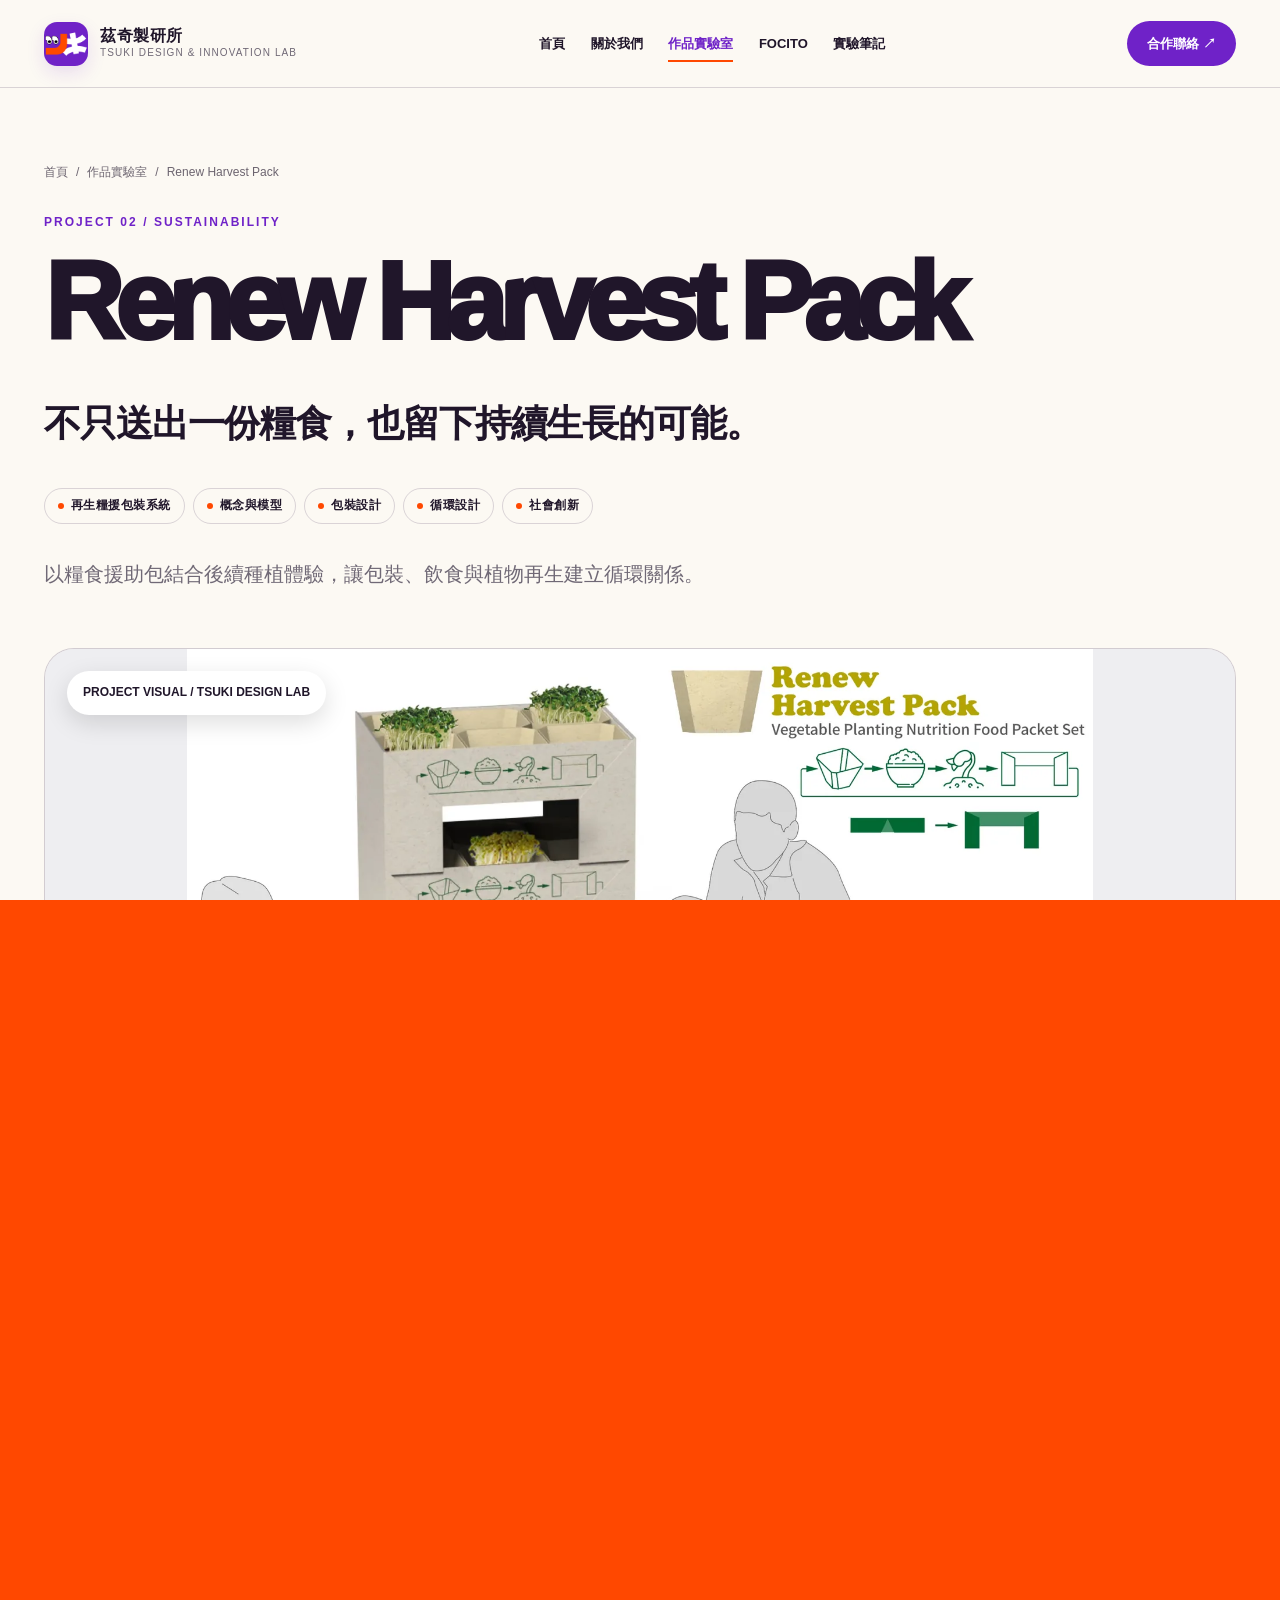
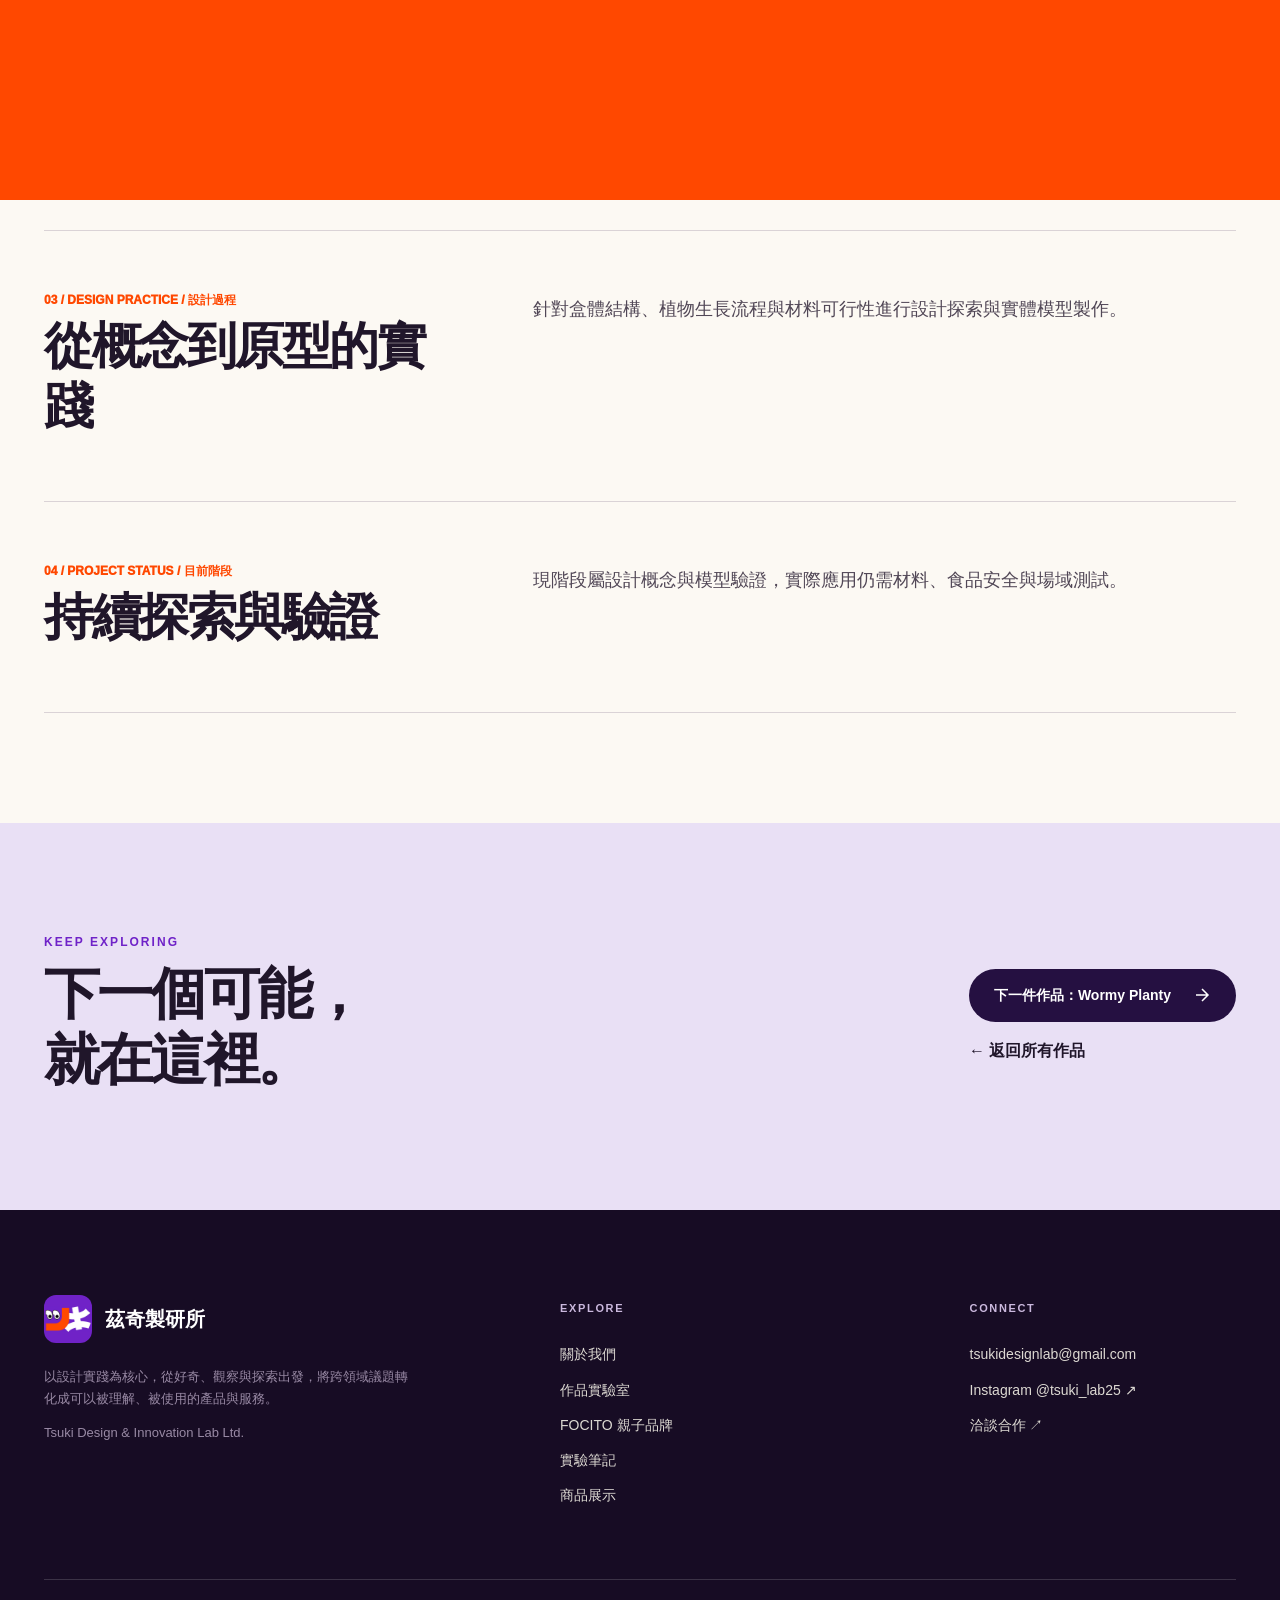
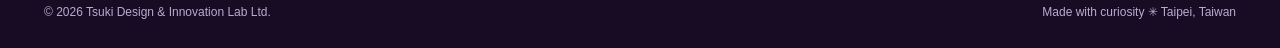
<file: projects/renew-harvest-pack/index.html>
<!doctype html><html lang="zh-Hant"><head><meta charset="utf-8"><meta name="viewport" content="width=device-width, initial-scale=1"><meta name="theme-color" content="#6F22C8"><meta name="description" content="以糧食援助包結合後續種植體驗，讓包裝、飲食與植物再生建立循環關係。"><title>Renew Harvest Pack｜茲奇製研所 Tsuki Design Lab</title><link rel="icon" type="image/png" href="../../assets/images/logo.png"><link rel="stylesheet" href="../../assets/css/site.css"></head><body><a id="skip" href="#main">跳至主要內容</a><header class="site-head"><div class="container nav-shell"><a class="brand" href="../../index.html" aria-label="茲奇製研所首頁"><img class="brand-logo" src="../../assets/images/logo.png" alt="茲奇製研所標誌"><span><span class="brand-zh">茲奇製研所</span><span class="brand-en">TSUKI DESIGN & INNOVATION LAB</span></span></a><nav class="desktop-nav" aria-label="主要導覽"><a class="navlink" href="../../index.html">首頁</a><a class="navlink" href="../../about/index.html">關於我們</a><a class="navlink" href="../../projects/index.html" aria-current="page">作品實驗室</a><a class="navlink" href="../../brands/focito/index.html">FOCITO</a><a class="navlink" href="../../journal/index.html">實驗筆記</a></nav><a class="nav-contact" href="../../contact/index.html">合作聯絡 ↗</a><button class="menu-toggle" type="button" data-menu-toggle aria-expanded="false" aria-controls="mobile-panel" aria-label="開啟選單">☰</button></div></header><nav id="mobile-panel" class="mobile-panel" data-mobile-panel aria-label="行動版導覽"><a class="" href="../../index.html">首頁</a><a class="" href="../../about/index.html">關於我們</a><a class="" href="../../projects/index.html" aria-current="page">作品實驗室</a><a class="" href="../../brands/focito/index.html">FOCITO</a><a class="" href="../../journal/index.html">實驗筆記</a><a href="../../contact/index.html">合作聯絡 ↗</a></nav><main id="main"><section class="project-details-hero"><div class="container"><nav class="breadcrumb" aria-label="麵包屑導覽"><a href="../../index.html">首頁</a><span aria-hidden="true">/</span><span>作品實驗室</span><span aria-hidden="true">/</span><span>Renew Harvest Pack</span></nav><div class="eyebrow purple">PROJECT 02 / SUSTAINABILITY</div><h1 class="project-title">Renew Harvest Pack</h1><p class="project-lead">不只送出一份糧食，也留下持續生長的可能。</p><div class="detail-categories"><span class="pill">再生糧援包裝系統</span><span class="pill">概念與模型</span><span class="pill">包裝設計</span><span class="pill">循環設計</span><span class="pill">社會創新</span></div><p class="intro muted">以糧食援助包結合後續種植體驗，讓包裝、飲食與植物再生建立循環關係。</p><div class="project-main-img"><img src="../../assets/images/renew.webp" alt="Renew Harvest Pack 作品展示圖"><div class="image-tag">PROJECT VISUAL / TSUKI DESIGN LAB</div></div></div></section><section class="section" style="padding-top:30px"><div class="container"><div class="detail-block reveal"><div class="detail-grid"><div><div class="step-index">01 / DESIGN QUESTION / 問題洞察</div><h3>我們看見的問題</h3></div><p>在緊急糧食供應情境中，包裝往往在使用後被丟棄，也缺少後續參與與資源循環的可能。</p></div></div><div class="detail-block reveal"><div class="detail-grid"><div><div class="step-index">02 / DESIGN CONCEPT / 設計概念</div><h3>讓想法變得可參與</h3></div><p>運用包材結構與種植流程，把短期的糧食支援延伸成可參與的再生行動。</p></div></div><div class="detail-block reveal"><div class="detail-grid"><div><div class="step-index">03 / DESIGN PRACTICE / 設計過程</div><h3>從概念到原型的實踐</h3></div><p>針對盒體結構、植物生長流程與材料可行性進行設計探索與實體模型製作。</p></div></div><div class="detail-block reveal"><div class="detail-grid"><div><div class="step-index">04 / PROJECT STATUS / 目前階段</div><h3>持續探索與驗證</h3></div><p>現階段屬設計概念與模型驗證，實際應用仍需材料、食品安全與場域測試。</p></div></div></div></section><section class="section project-end"><div class="container"><div><div class="eyebrow purple">KEEP EXPLORING</div><h2 class="head-md">下一個可能，<br>就在這裡。</h2></div><div><a class="btn btn-black" href="../../projects/wormy-planty/index.html">下一件作品：Wormy Planty <svg viewBox="0 0 24 24" fill="none" stroke="currentColor" stroke-width="2" aria-hidden="true"><path d="M4 12h16m-8-8 8 8-8 8"/></svg></a><div style="margin-top:16px"><a class="link-arrow" href="../../projects/index.html">← 返回所有作品</a></div></div></div></section></main><footer class="site-footer"><div class="container"><div class="footer-grid"><div><div class="footer-logo"><img src="../../assets/images/logo.png" alt="茲奇標誌"><b>茲奇製研所</b></div><p>以設計實踐為核心，從好奇、觀察與探索出發，將跨領域議題轉化成可以被理解、被使用的產品與服務。</p><p>Tsuki Design & Innovation Lab Ltd.</p></div><div><h3>EXPLORE</h3><a href="../../about/index.html">關於我們</a><a href="../../projects/index.html">作品實驗室</a><a href="../../brands/focito/index.html">FOCITO 親子品牌</a><a href="../../journal/index.html">實驗筆記</a><a href="../../shop/index.html">商品展示</a></div><div><h3>CONNECT</h3><a href="mailto:tsukidesignlab@gmail.com">tsukidesignlab@gmail.com</a><a href="https://www.instagram.com/tsuki_lab25/" target="_blank" rel="noopener noreferrer">Instagram @tsuki_lab25 ↗</a><a href="../../contact/index.html">洽談合作 ↗</a></div></div><div class="footer-bottom"><span>© 2026 Tsuki Design & Innovation Lab Ltd.</span><span>Made with curiosity ✳ Taipei, Taiwan</span></div></div></footer><div class="cursor" aria-hidden="true"></div><div class="transition-curtain" aria-hidden="true"></div><script src="../../assets/js/site.js" defer></script></body></html>
</file>
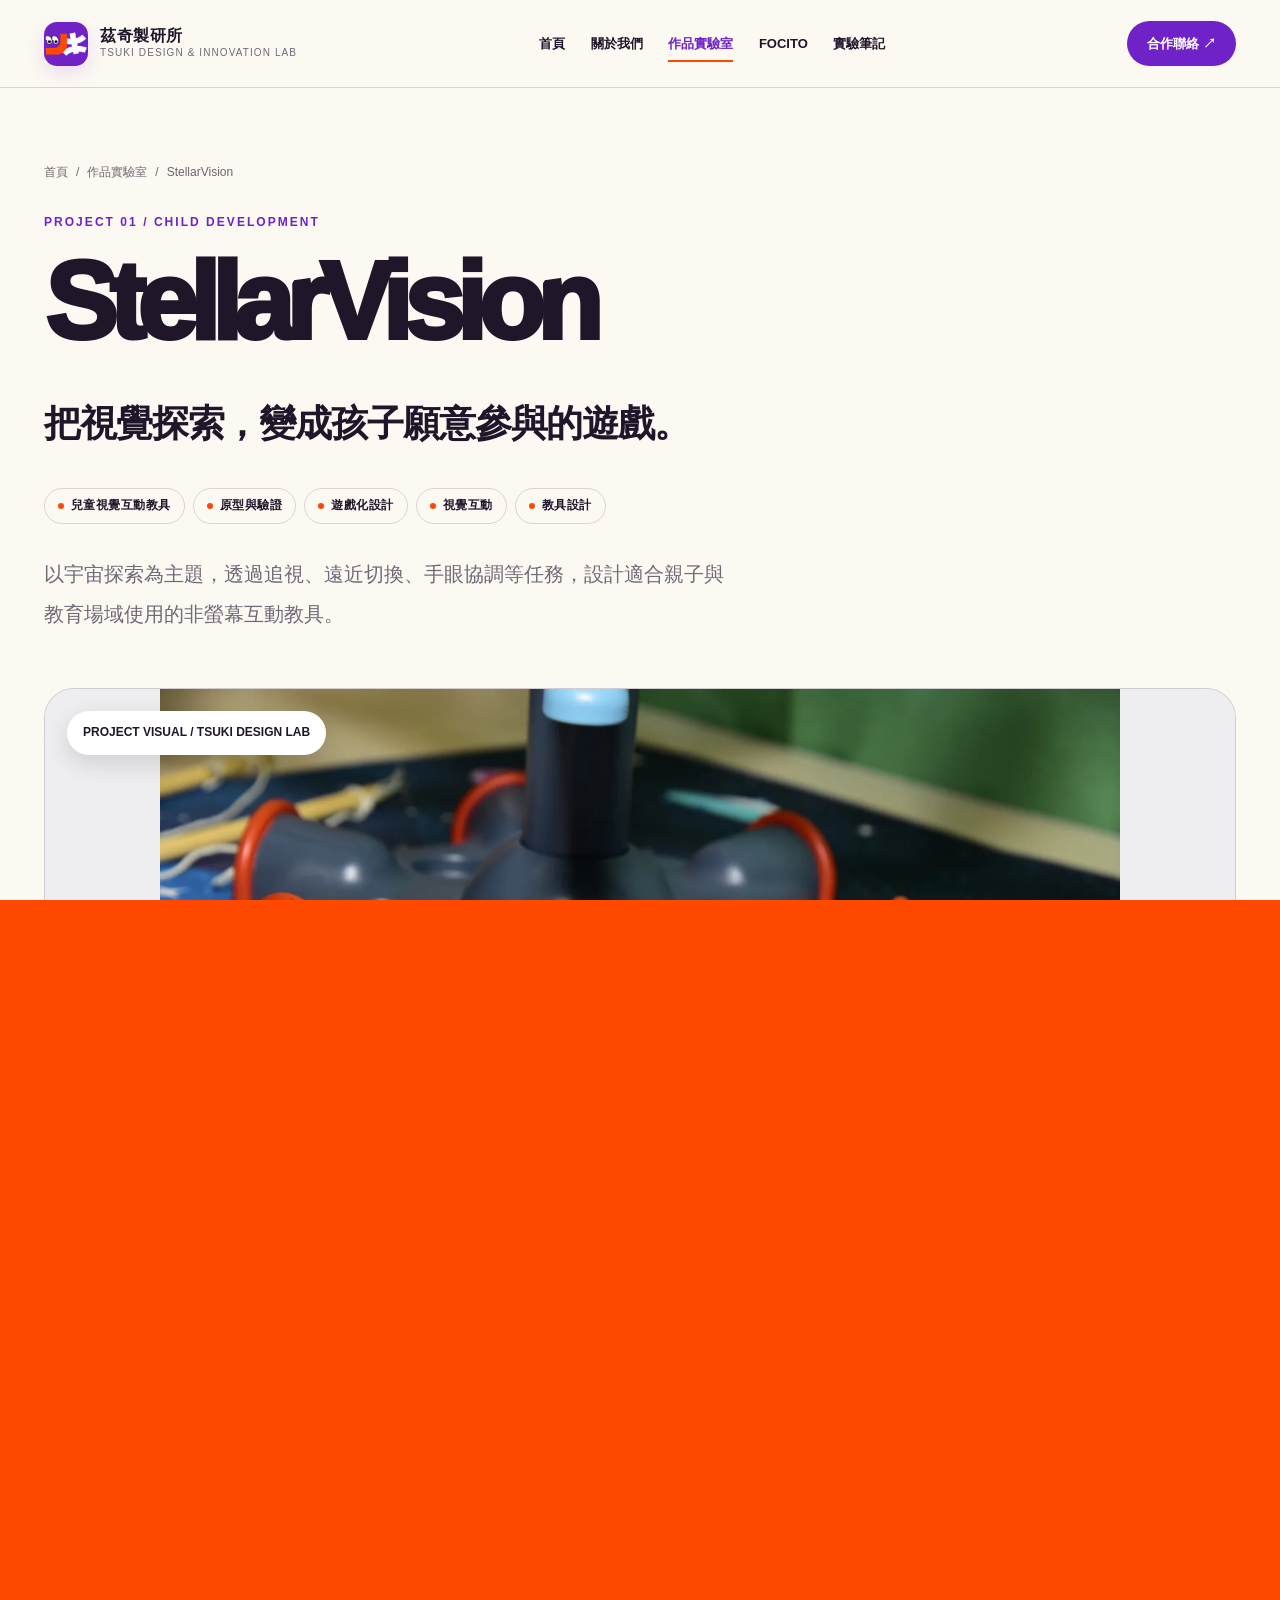
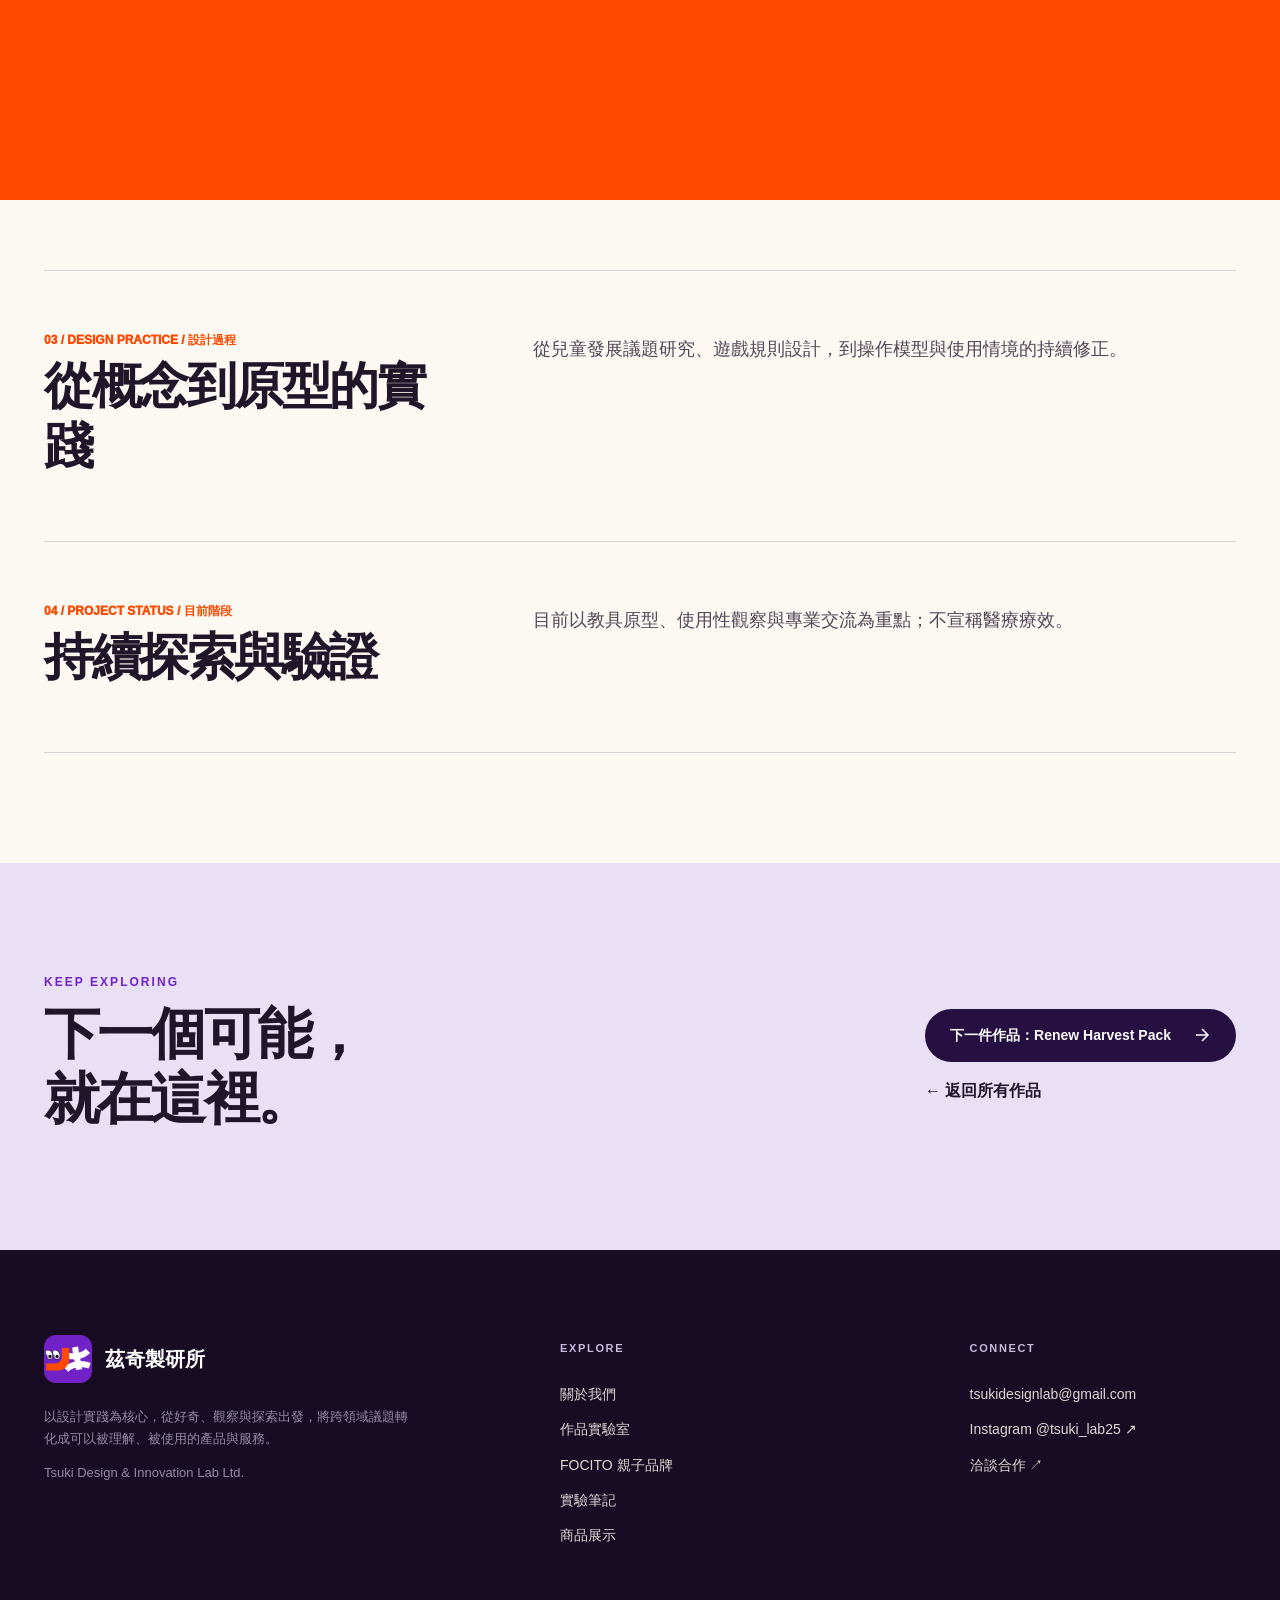
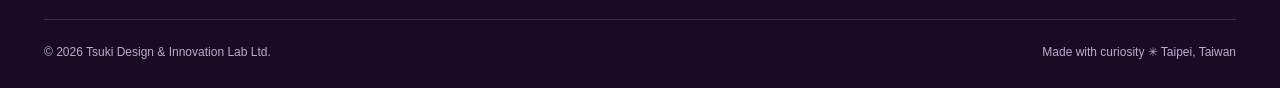
<file: projects/stellarvision/index.html>
<!doctype html><html lang="zh-Hant"><head><meta charset="utf-8"><meta name="viewport" content="width=device-width, initial-scale=1"><meta name="theme-color" content="#6F22C8"><meta name="description" content="以宇宙探索為主題，透過追視、遠近切換、手眼協調等任務，設計適合親子與教育場域使用的非螢幕互動教具。"><title>StellarVision｜茲奇製研所 Tsuki Design Lab</title><link rel="icon" type="image/png" href="../../assets/images/logo.png"><link rel="stylesheet" href="../../assets/css/site.css"></head><body><a id="skip" href="#main">跳至主要內容</a><header class="site-head"><div class="container nav-shell"><a class="brand" href="../../index.html" aria-label="茲奇製研所首頁"><img class="brand-logo" src="../../assets/images/logo.png" alt="茲奇製研所標誌"><span><span class="brand-zh">茲奇製研所</span><span class="brand-en">TSUKI DESIGN & INNOVATION LAB</span></span></a><nav class="desktop-nav" aria-label="主要導覽"><a class="navlink" href="../../index.html">首頁</a><a class="navlink" href="../../about/index.html">關於我們</a><a class="navlink" href="../../projects/index.html" aria-current="page">作品實驗室</a><a class="navlink" href="../../brands/focito/index.html">FOCITO</a><a class="navlink" href="../../journal/index.html">實驗筆記</a></nav><a class="nav-contact" href="../../contact/index.html">合作聯絡 ↗</a><button class="menu-toggle" type="button" data-menu-toggle aria-expanded="false" aria-controls="mobile-panel" aria-label="開啟選單">☰</button></div></header><nav id="mobile-panel" class="mobile-panel" data-mobile-panel aria-label="行動版導覽"><a class="" href="../../index.html">首頁</a><a class="" href="../../about/index.html">關於我們</a><a class="" href="../../projects/index.html" aria-current="page">作品實驗室</a><a class="" href="../../brands/focito/index.html">FOCITO</a><a class="" href="../../journal/index.html">實驗筆記</a><a href="../../contact/index.html">合作聯絡 ↗</a></nav><main id="main"><section class="project-details-hero"><div class="container"><nav class="breadcrumb" aria-label="麵包屑導覽"><a href="../../index.html">首頁</a><span aria-hidden="true">/</span><span>作品實驗室</span><span aria-hidden="true">/</span><span>StellarVision</span></nav><div class="eyebrow purple">PROJECT 01 / CHILD DEVELOPMENT</div><h1 class="project-title">StellarVision</h1><p class="project-lead">把視覺探索，變成孩子願意參與的遊戲。</p><div class="detail-categories"><span class="pill">兒童視覺互動教具</span><span class="pill">原型與驗證</span><span class="pill">遊戲化設計</span><span class="pill">視覺互動</span><span class="pill">教具設計</span></div><p class="intro muted">以宇宙探索為主題，透過追視、遠近切換、手眼協調等任務，設計適合親子與教育場域使用的非螢幕互動教具。</p><div class="project-main-img"><img src="../../assets/images/stellarvision.webp" alt="StellarVision 作品展示圖"><div class="image-tag">PROJECT VISUAL / TSUKI DESIGN LAB</div></div></div></section><section class="section" style="padding-top:30px"><div class="container"><div class="detail-block reveal"><div class="detail-grid"><div><div class="step-index">01 / DESIGN QUESTION / 問題洞察</div><h3>我們看見的問題</h3></div><p>視覺發展相關練習若缺少有趣的情境，較難自然融入親子日常。我們嘗試從孩子的探索動機切入，重新設計操作體驗。</p></div></div><div class="detail-block reveal"><div class="detail-grid"><div><div class="step-index">02 / DESIGN CONCEPT / 設計概念</div><h3>讓想法變得可參與</h3></div><p>讓星球成為遊戲的角色，將不同視覺互動任務轉譯為可理解的探索挑戰。</p></div></div><div class="detail-block reveal"><div class="detail-grid"><div><div class="step-index">03 / DESIGN PRACTICE / 設計過程</div><h3>從概念到原型的實踐</h3></div><p>從兒童發展議題研究、遊戲規則設計，到操作模型與使用情境的持續修正。</p></div></div><div class="detail-block reveal"><div class="detail-grid"><div><div class="step-index">04 / PROJECT STATUS / 目前階段</div><h3>持續探索與驗證</h3></div><p>目前以教具原型、使用性觀察與專業交流為重點；不宣稱醫療療效。</p></div></div></div></section><section class="section project-end"><div class="container"><div><div class="eyebrow purple">KEEP EXPLORING</div><h2 class="head-md">下一個可能，<br>就在這裡。</h2></div><div><a class="btn btn-black" href="../../projects/renew-harvest-pack/index.html">下一件作品：Renew Harvest Pack <svg viewBox="0 0 24 24" fill="none" stroke="currentColor" stroke-width="2" aria-hidden="true"><path d="M4 12h16m-8-8 8 8-8 8"/></svg></a><div style="margin-top:16px"><a class="link-arrow" href="../../projects/index.html">← 返回所有作品</a></div></div></div></section></main><footer class="site-footer"><div class="container"><div class="footer-grid"><div><div class="footer-logo"><img src="../../assets/images/logo.png" alt="茲奇標誌"><b>茲奇製研所</b></div><p>以設計實踐為核心，從好奇、觀察與探索出發，將跨領域議題轉化成可以被理解、被使用的產品與服務。</p><p>Tsuki Design & Innovation Lab Ltd.</p></div><div><h3>EXPLORE</h3><a href="../../about/index.html">關於我們</a><a href="../../projects/index.html">作品實驗室</a><a href="../../brands/focito/index.html">FOCITO 親子品牌</a><a href="../../journal/index.html">實驗筆記</a><a href="../../shop/index.html">商品展示</a></div><div><h3>CONNECT</h3><a href="mailto:tsukidesignlab@gmail.com">tsukidesignlab@gmail.com</a><a href="https://www.instagram.com/tsuki_lab25/" target="_blank" rel="noopener noreferrer">Instagram @tsuki_lab25 ↗</a><a href="../../contact/index.html">洽談合作 ↗</a></div></div><div class="footer-bottom"><span>© 2026 Tsuki Design & Innovation Lab Ltd.</span><span>Made with curiosity ✳ Taipei, Taiwan</span></div></div></footer><div class="cursor" aria-hidden="true"></div><div class="transition-curtain" aria-hidden="true"></div><script src="../../assets/js/site.js" defer></script></body></html>
</file>
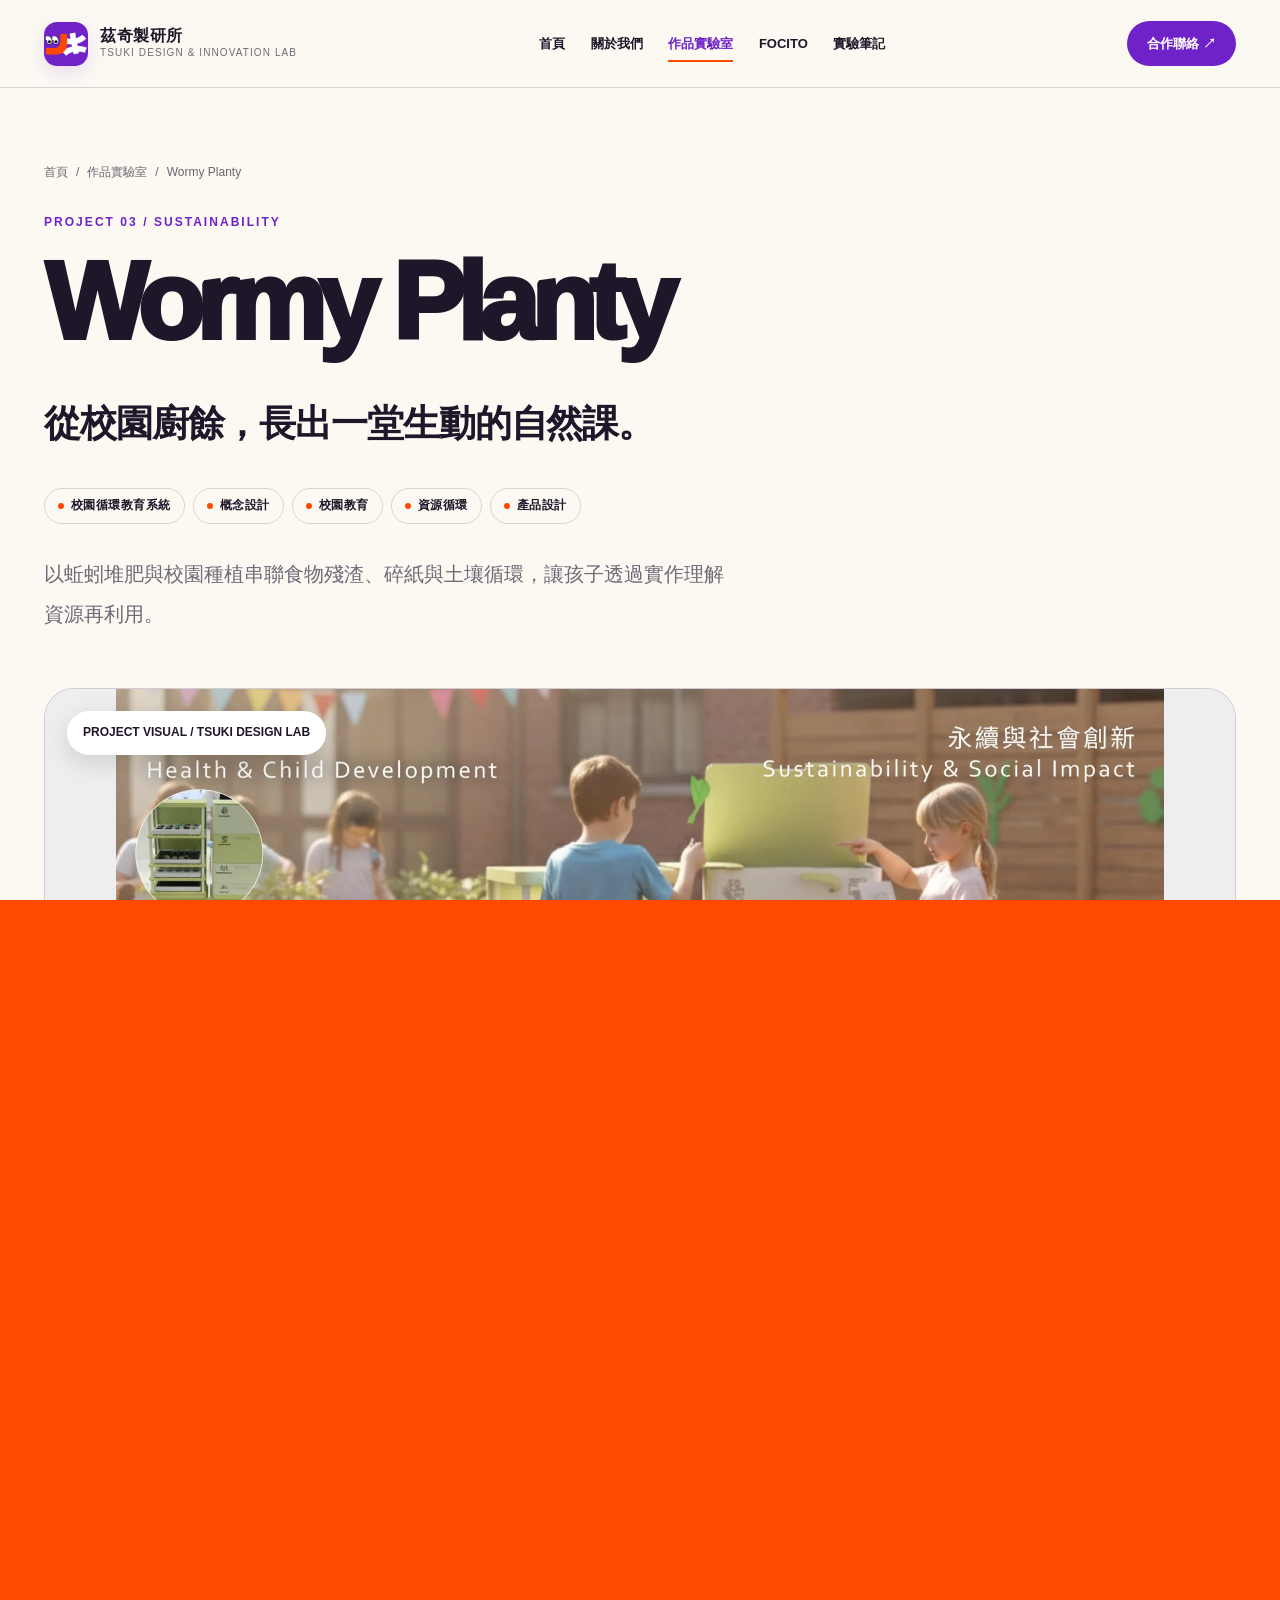
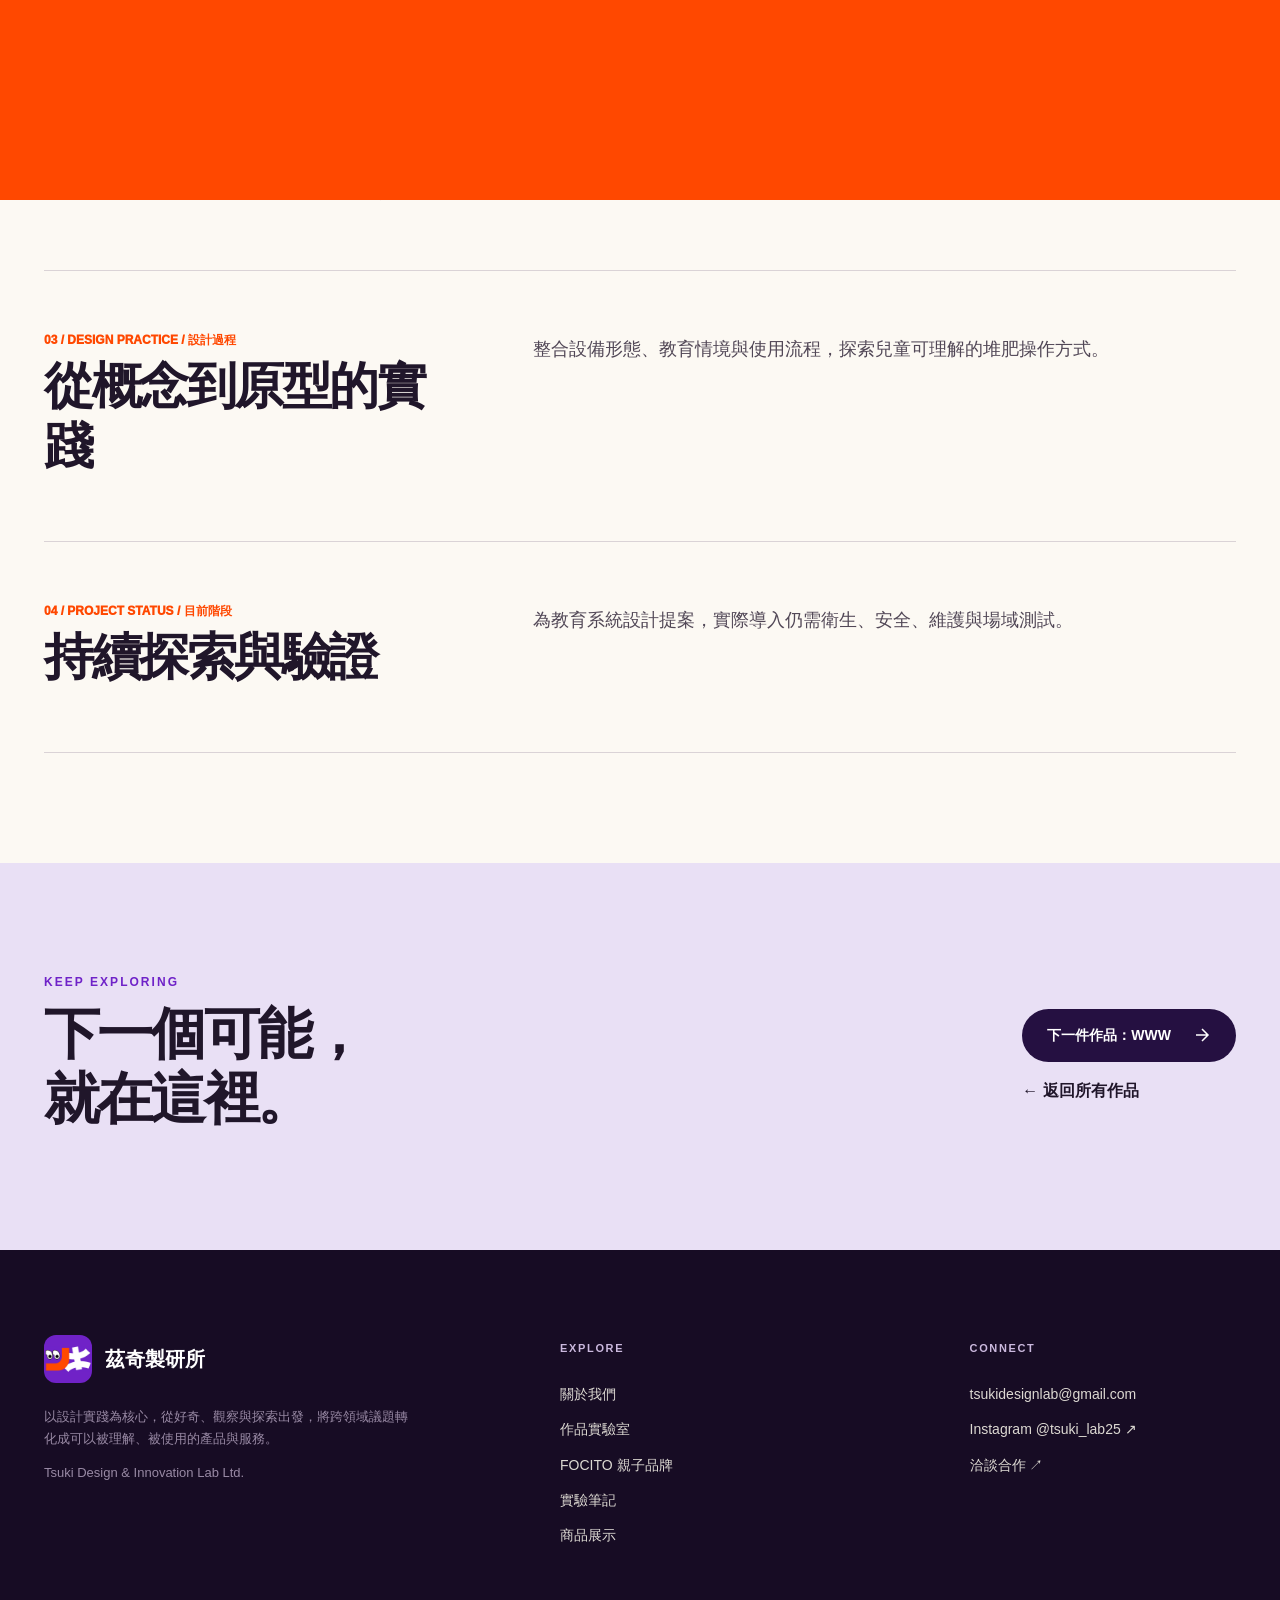
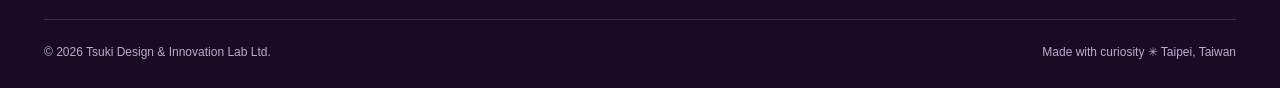
<file: projects/wormy-planty/index.html>
<!doctype html><html lang="zh-Hant"><head><meta charset="utf-8"><meta name="viewport" content="width=device-width, initial-scale=1"><meta name="theme-color" content="#6F22C8"><meta name="description" content="以蚯蚓堆肥與校園種植串聯食物殘渣、碎紙與土壤循環，讓孩子透過實作理解資源再利用。"><title>Wormy Planty｜茲奇製研所 Tsuki Design Lab</title><link rel="icon" type="image/png" href="../../assets/images/logo.png"><link rel="stylesheet" href="../../assets/css/site.css"></head><body><a id="skip" href="#main">跳至主要內容</a><header class="site-head"><div class="container nav-shell"><a class="brand" href="../../index.html" aria-label="茲奇製研所首頁"><img class="brand-logo" src="../../assets/images/logo.png" alt="茲奇製研所標誌"><span><span class="brand-zh">茲奇製研所</span><span class="brand-en">TSUKI DESIGN & INNOVATION LAB</span></span></a><nav class="desktop-nav" aria-label="主要導覽"><a class="navlink" href="../../index.html">首頁</a><a class="navlink" href="../../about/index.html">關於我們</a><a class="navlink" href="../../projects/index.html" aria-current="page">作品實驗室</a><a class="navlink" href="../../brands/focito/index.html">FOCITO</a><a class="navlink" href="../../journal/index.html">實驗筆記</a></nav><a class="nav-contact" href="../../contact/index.html">合作聯絡 ↗</a><button class="menu-toggle" type="button" data-menu-toggle aria-expanded="false" aria-controls="mobile-panel" aria-label="開啟選單">☰</button></div></header><nav id="mobile-panel" class="mobile-panel" data-mobile-panel aria-label="行動版導覽"><a class="" href="../../index.html">首頁</a><a class="" href="../../about/index.html">關於我們</a><a class="" href="../../projects/index.html" aria-current="page">作品實驗室</a><a class="" href="../../brands/focito/index.html">FOCITO</a><a class="" href="../../journal/index.html">實驗筆記</a><a href="../../contact/index.html">合作聯絡 ↗</a></nav><main id="main"><section class="project-details-hero"><div class="container"><nav class="breadcrumb" aria-label="麵包屑導覽"><a href="../../index.html">首頁</a><span aria-hidden="true">/</span><span>作品實驗室</span><span aria-hidden="true">/</span><span>Wormy Planty</span></nav><div class="eyebrow purple">PROJECT 03 / SUSTAINABILITY</div><h1 class="project-title">Wormy Planty</h1><p class="project-lead">從校園廚餘，長出一堂生動的自然課。</p><div class="detail-categories"><span class="pill">校園循環教育系統</span><span class="pill">概念設計</span><span class="pill">校園教育</span><span class="pill">資源循環</span><span class="pill">產品設計</span></div><p class="intro muted">以蚯蚓堆肥與校園種植串聯食物殘渣、碎紙與土壤循環，讓孩子透過實作理解資源再利用。</p><div class="project-main-img"><img src="../../assets/images/wormy.webp" alt="Wormy Planty 作品展示圖"><div class="image-tag">PROJECT VISUAL / TSUKI DESIGN LAB</div></div></div></section><section class="section" style="padding-top:30px"><div class="container"><div class="detail-block reveal"><div class="detail-grid"><div><div class="step-index">01 / DESIGN QUESTION / 問題洞察</div><h3>我們看見的問題</h3></div><p>校園裡每天都會產生食物與紙類剩餘物，但資源回收的後續去向，對孩子而言未必容易看見。</p></div></div><div class="detail-block reveal"><div class="detail-grid"><div><div class="step-index">02 / DESIGN CONCEPT / 設計概念</div><h3>讓想法變得可參與</h3></div><p>透過可觀察、可參與的堆肥與種植過程，讓抽象的循環概念成為日常體驗。</p></div></div><div class="detail-block reveal"><div class="detail-grid"><div><div class="step-index">03 / DESIGN PRACTICE / 設計過程</div><h3>從概念到原型的實踐</h3></div><p>整合設備形態、教育情境與使用流程，探索兒童可理解的堆肥操作方式。</p></div></div><div class="detail-block reveal"><div class="detail-grid"><div><div class="step-index">04 / PROJECT STATUS / 目前階段</div><h3>持續探索與驗證</h3></div><p>為教育系統設計提案，實際導入仍需衛生、安全、維護與場域測試。</p></div></div></div></section><section class="section project-end"><div class="container"><div><div class="eyebrow purple">KEEP EXPLORING</div><h2 class="head-md">下一個可能，<br>就在這裡。</h2></div><div><a class="btn btn-black" href="../../projects/www/index.html">下一件作品：WWW <svg viewBox="0 0 24 24" fill="none" stroke="currentColor" stroke-width="2" aria-hidden="true"><path d="M4 12h16m-8-8 8 8-8 8"/></svg></a><div style="margin-top:16px"><a class="link-arrow" href="../../projects/index.html">← 返回所有作品</a></div></div></div></section></main><footer class="site-footer"><div class="container"><div class="footer-grid"><div><div class="footer-logo"><img src="../../assets/images/logo.png" alt="茲奇標誌"><b>茲奇製研所</b></div><p>以設計實踐為核心，從好奇、觀察與探索出發，將跨領域議題轉化成可以被理解、被使用的產品與服務。</p><p>Tsuki Design & Innovation Lab Ltd.</p></div><div><h3>EXPLORE</h3><a href="../../about/index.html">關於我們</a><a href="../../projects/index.html">作品實驗室</a><a href="../../brands/focito/index.html">FOCITO 親子品牌</a><a href="../../journal/index.html">實驗筆記</a><a href="../../shop/index.html">商品展示</a></div><div><h3>CONNECT</h3><a href="mailto:tsukidesignlab@gmail.com">tsukidesignlab@gmail.com</a><a href="https://www.instagram.com/tsuki_lab25/" target="_blank" rel="noopener noreferrer">Instagram @tsuki_lab25 ↗</a><a href="../../contact/index.html">洽談合作 ↗</a></div></div><div class="footer-bottom"><span>© 2026 Tsuki Design & Innovation Lab Ltd.</span><span>Made with curiosity ✳ Taipei, Taiwan</span></div></div></footer><div class="cursor" aria-hidden="true"></div><div class="transition-curtain" aria-hidden="true"></div><script src="../../assets/js/site.js" defer></script></body></html>
</file>
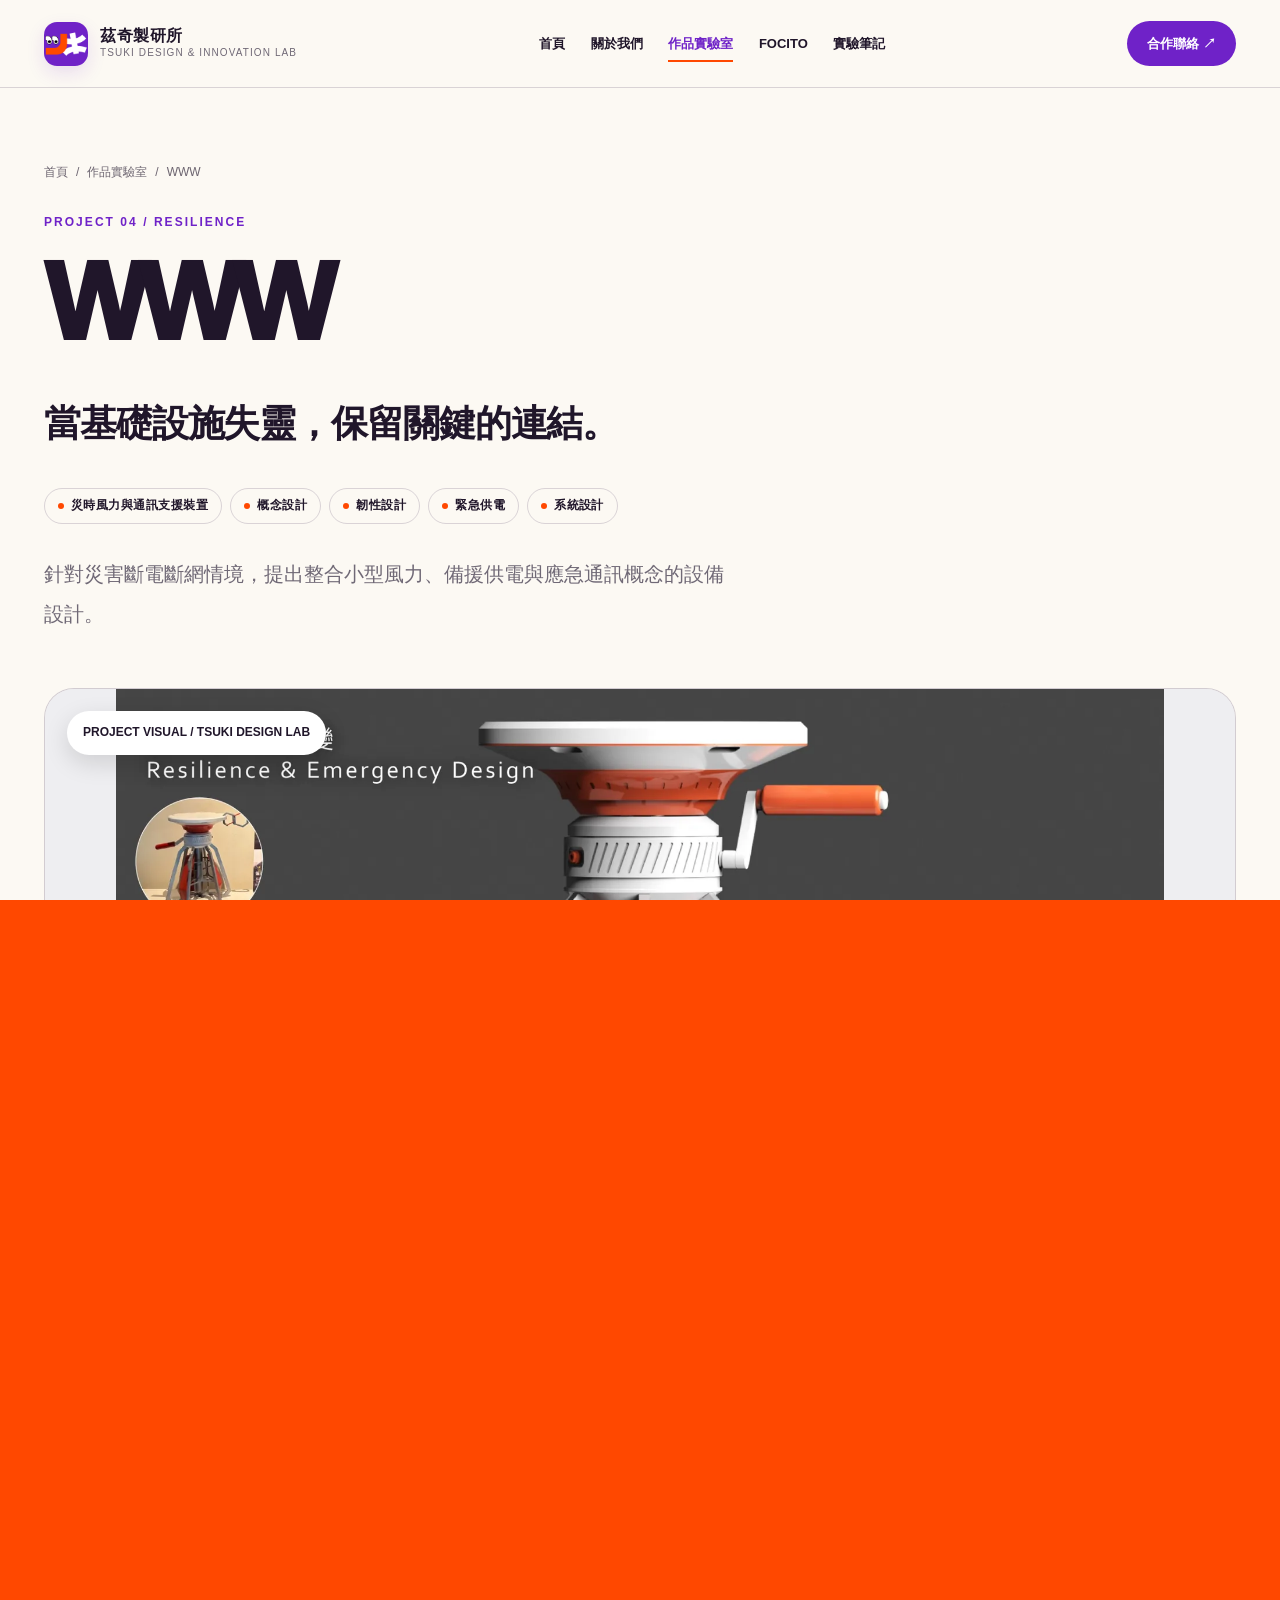
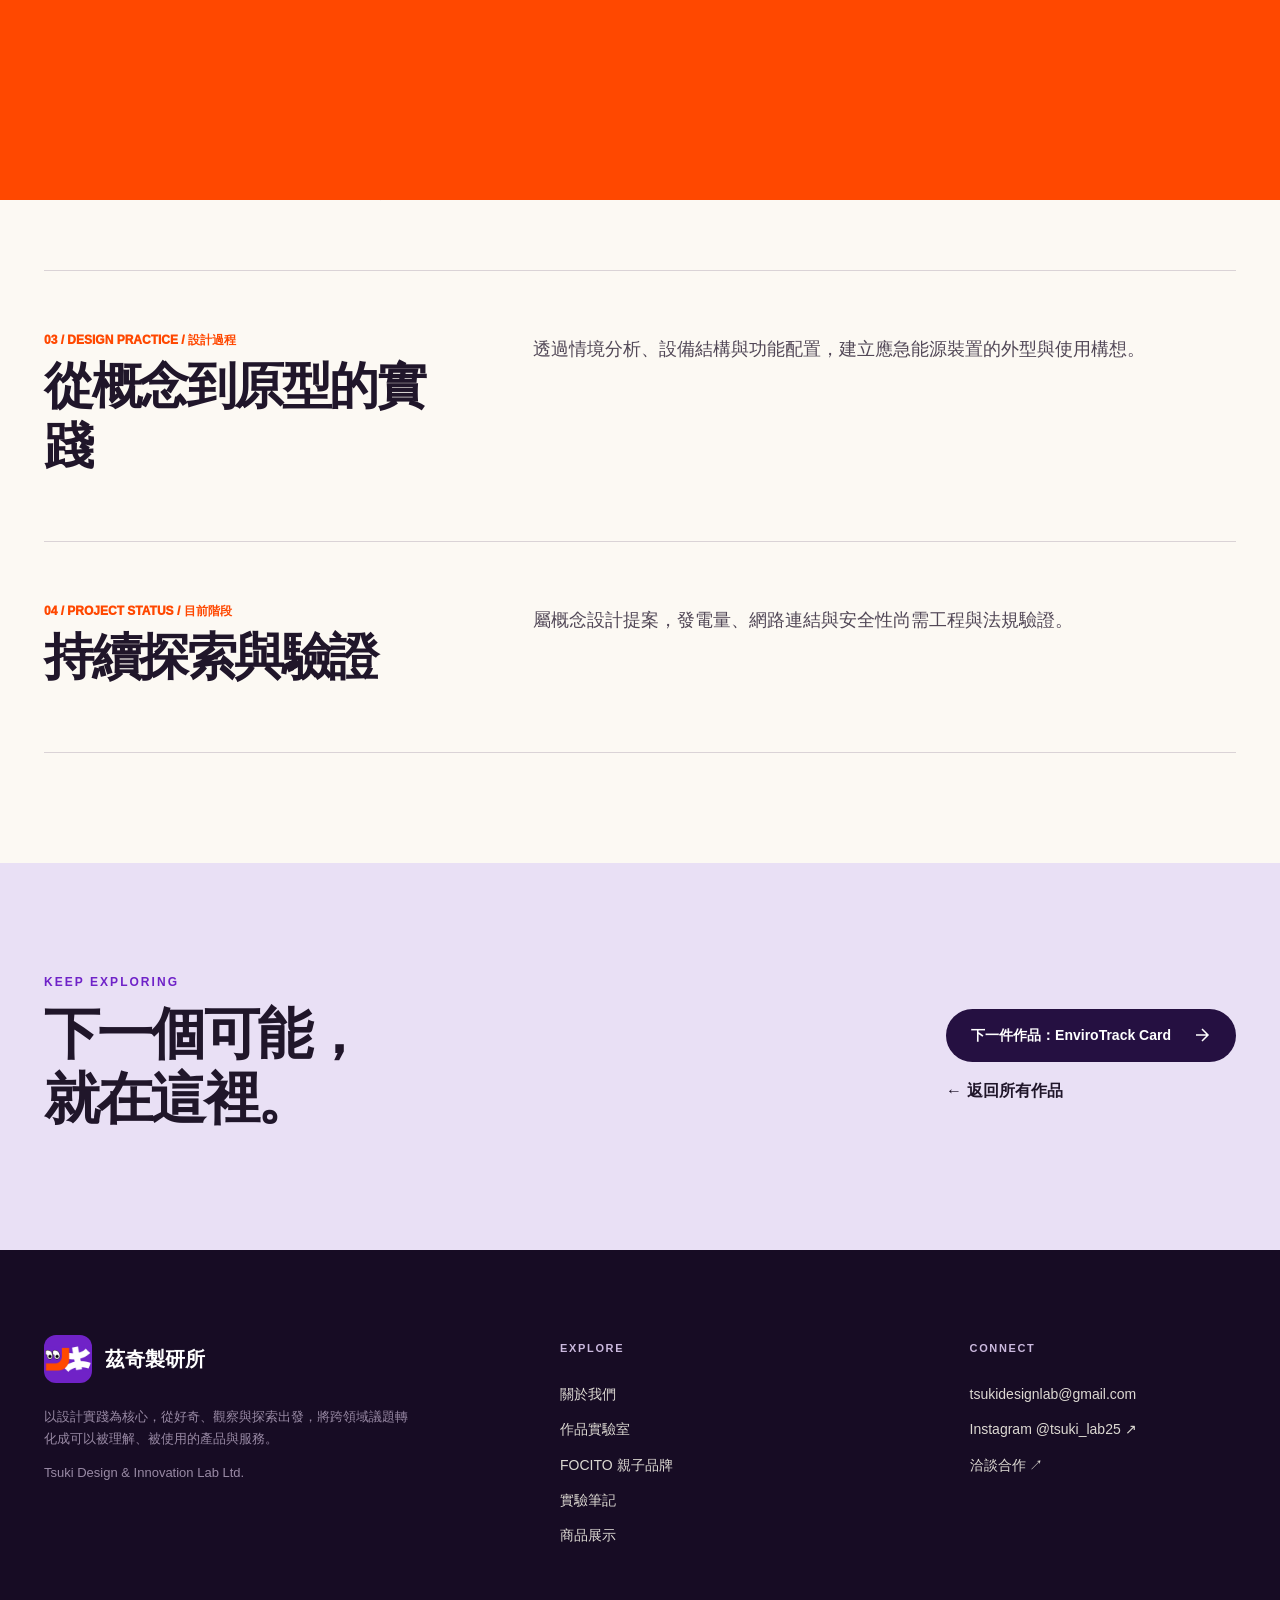
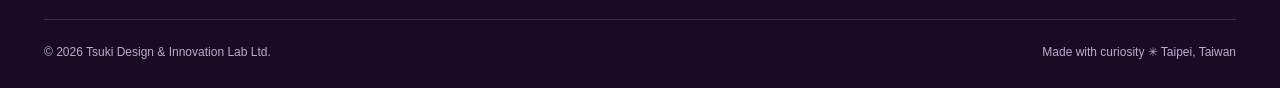
<file: projects/www/index.html>
<!doctype html><html lang="zh-Hant"><head><meta charset="utf-8"><meta name="viewport" content="width=device-width, initial-scale=1"><meta name="theme-color" content="#6F22C8"><meta name="description" content="針對災害斷電斷網情境，提出整合小型風力、備援供電與應急通訊概念的設備設計。"><title>WWW｜茲奇製研所 Tsuki Design Lab</title><link rel="icon" type="image/png" href="../../assets/images/logo.png"><link rel="stylesheet" href="../../assets/css/site.css"></head><body><a id="skip" href="#main">跳至主要內容</a><header class="site-head"><div class="container nav-shell"><a class="brand" href="../../index.html" aria-label="茲奇製研所首頁"><img class="brand-logo" src="../../assets/images/logo.png" alt="茲奇製研所標誌"><span><span class="brand-zh">茲奇製研所</span><span class="brand-en">TSUKI DESIGN & INNOVATION LAB</span></span></a><nav class="desktop-nav" aria-label="主要導覽"><a class="navlink" href="../../index.html">首頁</a><a class="navlink" href="../../about/index.html">關於我們</a><a class="navlink" href="../../projects/index.html" aria-current="page">作品實驗室</a><a class="navlink" href="../../brands/focito/index.html">FOCITO</a><a class="navlink" href="../../journal/index.html">實驗筆記</a></nav><a class="nav-contact" href="../../contact/index.html">合作聯絡 ↗</a><button class="menu-toggle" type="button" data-menu-toggle aria-expanded="false" aria-controls="mobile-panel" aria-label="開啟選單">☰</button></div></header><nav id="mobile-panel" class="mobile-panel" data-mobile-panel aria-label="行動版導覽"><a class="" href="../../index.html">首頁</a><a class="" href="../../about/index.html">關於我們</a><a class="" href="../../projects/index.html" aria-current="page">作品實驗室</a><a class="" href="../../brands/focito/index.html">FOCITO</a><a class="" href="../../journal/index.html">實驗筆記</a><a href="../../contact/index.html">合作聯絡 ↗</a></nav><main id="main"><section class="project-details-hero"><div class="container"><nav class="breadcrumb" aria-label="麵包屑導覽"><a href="../../index.html">首頁</a><span aria-hidden="true">/</span><span>作品實驗室</span><span aria-hidden="true">/</span><span>WWW</span></nav><div class="eyebrow purple">PROJECT 04 / RESILIENCE</div><h1 class="project-title">WWW</h1><p class="project-lead">當基礎設施失靈，保留關鍵的連結。</p><div class="detail-categories"><span class="pill">災時風力與通訊支援裝置</span><span class="pill">概念設計</span><span class="pill">韌性設計</span><span class="pill">緊急供電</span><span class="pill">系統設計</span></div><p class="intro muted">針對災害斷電斷網情境，提出整合小型風力、備援供電與應急通訊概念的設備設計。</p><div class="project-main-img"><img src="../../assets/images/www.webp" alt="WWW 作品展示圖"><div class="image-tag">PROJECT VISUAL / TSUKI DESIGN LAB</div></div></div></section><section class="section" style="padding-top:30px"><div class="container"><div class="detail-block reveal"><div class="detail-grid"><div><div class="step-index">01 / DESIGN QUESTION / 問題洞察</div><h3>我們看見的問題</h3></div><p>大型災害可能同時破壞供電與通訊，增加現場資訊取得、聯繫與支援難度。</p></div></div><div class="detail-block reveal"><div class="detail-grid"><div><div class="step-index">02 / DESIGN CONCEPT / 設計概念</div><h3>讓想法變得可參與</h3></div><p>以可部署的設備概念整合能源取得與應急通訊支援，探索災時韌性的產品形式。</p></div></div><div class="detail-block reveal"><div class="detail-grid"><div><div class="step-index">03 / DESIGN PRACTICE / 設計過程</div><h3>從概念到原型的實踐</h3></div><p>透過情境分析、設備結構與功能配置，建立應急能源裝置的外型與使用構想。</p></div></div><div class="detail-block reveal"><div class="detail-grid"><div><div class="step-index">04 / PROJECT STATUS / 目前階段</div><h3>持續探索與驗證</h3></div><p>屬概念設計提案，發電量、網路連結與安全性尚需工程與法規驗證。</p></div></div></div></section><section class="section project-end"><div class="container"><div><div class="eyebrow purple">KEEP EXPLORING</div><h2 class="head-md">下一個可能，<br>就在這裡。</h2></div><div><a class="btn btn-black" href="../../projects/envirotrack-card/index.html">下一件作品：EnviroTrack Card <svg viewBox="0 0 24 24" fill="none" stroke="currentColor" stroke-width="2" aria-hidden="true"><path d="M4 12h16m-8-8 8 8-8 8"/></svg></a><div style="margin-top:16px"><a class="link-arrow" href="../../projects/index.html">← 返回所有作品</a></div></div></div></section></main><footer class="site-footer"><div class="container"><div class="footer-grid"><div><div class="footer-logo"><img src="../../assets/images/logo.png" alt="茲奇標誌"><b>茲奇製研所</b></div><p>以設計實踐為核心，從好奇、觀察與探索出發，將跨領域議題轉化成可以被理解、被使用的產品與服務。</p><p>Tsuki Design & Innovation Lab Ltd.</p></div><div><h3>EXPLORE</h3><a href="../../about/index.html">關於我們</a><a href="../../projects/index.html">作品實驗室</a><a href="../../brands/focito/index.html">FOCITO 親子品牌</a><a href="../../journal/index.html">實驗筆記</a><a href="../../shop/index.html">商品展示</a></div><div><h3>CONNECT</h3><a href="mailto:tsukidesignlab@gmail.com">tsukidesignlab@gmail.com</a><a href="https://www.instagram.com/tsuki_lab25/" target="_blank" rel="noopener noreferrer">Instagram @tsuki_lab25 ↗</a><a href="../../contact/index.html">洽談合作 ↗</a></div></div><div class="footer-bottom"><span>© 2026 Tsuki Design & Innovation Lab Ltd.</span><span>Made with curiosity ✳ Taipei, Taiwan</span></div></div></footer><div class="cursor" aria-hidden="true"></div><div class="transition-curtain" aria-hidden="true"></div><script src="../../assets/js/site.js" defer></script></body></html>
</file>
<file: assets/css/site.css>
/* TSUKI DESIGN LAB / MULTI-PAGE v4 - shared site styles */
:root{--purple:#6F22C8;--deep:#251041;--orange:#FF4800;--cream:#FCF9F3;--paper:#F5F0EB;--ink:#20162A;--mute:#706976;--line:rgba(37,16,65,.16);--radius:24px;--sans:"Arial","Noto Sans TC","PingFang TC","Microsoft JhengHei",sans-serif}
*{box-sizing:border-box}html{scroll-behavior:smooth}body{margin:0;background:var(--cream);color:var(--ink);font-family:var(--sans);font-size:16px;line-height:1.65;-webkit-font-smoothing:antialiased}body.menu-open{overflow:hidden}::selection{background:var(--orange);color:white}a{color:inherit;text-decoration:none}img{display:block;max-width:100%}button,input{font:inherit}button{cursor:pointer}a:focus-visible,button:focus-visible,input:focus-visible{outline:3px solid var(--orange);outline-offset:4px}body::before{content:'';position:fixed;left:0;top:0;height:3px;background:var(--orange);width:var(--read-progress,0%);z-index:300;pointer-events:none}#skip{position:absolute;top:-100px;left:8px;background:#fff;color:#000;padding:12px;z-index:999}#skip:focus{top:8px}.container{width:min(1320px,calc(100% - 88px));margin-inline:auto}.eyebrow{font-weight:800;letter-spacing:.17em;text-transform:uppercase;font-size:12px}.eyebrow.orange{color:var(--orange)}.eyebrow.purple{color:var(--purple)}.section{padding:110px 0}.display{font-weight:950;letter-spacing:-.075em;line-height:1.12;margin:0}.head-lg{font-weight:930;line-height:1.12;letter-spacing:-.055em;font-size:clamp(42px,6vw,90px);margin:.18em 0}.head-md{font-weight:930;line-height:1.16;letter-spacing:-.05em;font-size:clamp(34px,4.4vw,63px);margin:.15em 0}.intro{font-size:clamp(17px,1.6vw,21px);line-height:1.95;max-width:690px}.muted{color:var(--mute)}.kicker{display:flex;align-items:center;gap:12px}.kicker::before{content:'';height:2px;width:30px;background:currentColor}.btn{position:relative;display:inline-flex;align-items:center;justify-content:center;gap:22px;padding:14px 24px;border-radius:999px;font-weight:850;font-size:14px;min-height:52px;white-space:nowrap;transition:transform .25s,background .25s,box-shadow .25s;border:1px solid transparent;overflow:hidden}.btn svg{width:18px;height:18px}.btn-orange{background:var(--orange);color:white;box-shadow:0 12px 30px rgba(255,72,0,.18)}.btn-orange:hover{background:#df3f00;transform:translateY(-3px)}.btn-white{background:white;color:var(--deep)}.btn-white:hover{transform:translateY(-3px)}.btn-outline{border-color:currentColor;color:inherit}.btn-outline:hover{background:rgba(111,34,200,.08)}.btn-black{background:var(--deep);color:white}.btn-black:hover{background:var(--purple)}.link-arrow{font-weight:900;display:inline-flex;align-items:center;gap:10px;transition:gap .2s}.link-arrow:hover{gap:18px}.pill{font-weight:780;font-size:12px;letter-spacing:.04em;border-radius:100px;border:1px solid var(--line);padding:7px 13px;display:inline-flex;align-items:center;gap:7px}.pill.light{border-color:rgba(255,255,255,.35);color:white}.pill::before{content:'';width:6px;height:6px;background:var(--orange);border-radius:50%}.site-head{height:88px;position:sticky;top:0;z-index:220;background:rgba(252,249,243,.94);backdrop-filter:blur(18px);border-bottom:1px solid var(--line)}.nav-shell{height:100%;display:flex;align-items:center;justify-content:space-between;gap:24px}.brand{display:flex;gap:12px;align-items:center;min-width:225px}.brand-logo{width:44px;height:44px;object-fit:cover;border-radius:13px;box-shadow:0 7px 18px rgba(111,34,200,.13)}.brand-zh{display:block;font-size:16px;font-weight:950;letter-spacing:.035em;line-height:1.2}.brand-en{display:block;font-size:10px;color:var(--mute);letter-spacing:.11em}.desktop-nav{display:flex;align-items:center;gap:clamp(13px,2vw,30px)}.navlink{font-size:13px;font-weight:850;padding:8px 0;position:relative}.navlink::after{content:'';height:2px;background:var(--orange);position:absolute;left:0;right:100%;bottom:0;transition:right .25s}.navlink:hover::after,.navlink[aria-current="page"]::after{right:0}.navlink[aria-current="page"]{color:var(--purple)}.nav-contact{background:var(--purple);color:white;padding:12px 20px;border-radius:999px;font-size:13px;font-weight:880}.nav-contact:hover{background:var(--orange)}.menu-toggle{display:none;align-items:center;justify-content:center;width:44px;height:44px;border:1px solid var(--line);background:transparent;border-radius:14px;font-size:25px}.mobile-panel{display:none}.transition-curtain{pointer-events:none;position:fixed;z-index:1000;inset:0;background:var(--orange);transform:translateY(100%)}.transition-curtain.play{animation:curtain .62s cubic-bezier(.65,0,.25,1) forwards}@keyframes curtain{0%{transform:translateY(100%)}55%{transform:translateY(0)}100%{transform:translateY(-100%)}}.cursor{position:fixed;top:0;left:0;pointer-events:none;z-index:250;width:20px;height:20px;border:2px solid var(--orange);border-radius:100%;transform:translate(-50%,-50%);opacity:0;transition:width .16s,height .16s,opacity .15s,background .15s}.cursor.visible{opacity:1}.cursor.hovering{width:52px;height:52px;background:rgba(255,72,0,.12)}.reveal{opacity:1;transform:none}.animate-ready .reveal{opacity:0;transform:translateY(26px);transition:opacity .75s,transform .75s}.animate-ready .reveal.in{opacity:1;transform:translateY(0)}
/* HOME */
.home-hero{min-height:760px;position:relative;color:white;background:var(--purple);overflow:hidden;display:flex;align-items:center}.home-hero:before{content:"";position:absolute;left:-9vw;bottom:-20vw;width:35vw;height:35vw;border:1px solid rgba(255,255,255,.16);border-radius:50%}.home-hero:after{content:"";position:absolute;right:-80px;top:-110px;width:310px;height:310px;background:var(--orange);border-radius:50%;filter:blur(0);opacity:.85}.hero-grid{z-index:1;position:relative;display:grid;grid-template-columns:1fr .85fr;gap:60px;align-items:center;padding-top:86px;padding-bottom:115px}.hero-title{font-size:clamp(65px,7.4vw,128px);line-height:1.04;letter-spacing:-.085em;font-weight:950;margin:18px 0 28px}.hero-title em{font-style:normal;color:#FFB59E}.hero-desc{max-width:505px;font-size:19px;line-height:1.8;color:rgba(255,255,255,.88)}.hero-actions{display:flex;gap:12px;flex-wrap:wrap;margin-top:32px}.hero-art{position:relative;height:520px;isolation:isolate}.hero-art .orange-orb{position:absolute;right:0;top:0;width:225px;height:225px;border-radius:50%;background:var(--orange);filter:drop-shadow(0 15px 40px rgba(27,4,67,.18));animation:bob 6s ease-in-out infinite}.hero-art .star{position:absolute;left:0;top:10%;font-size:86px;color:#E9DCFF;transform:rotate(14deg)}.art-card{position:absolute;border:8px solid white;background:white;border-radius:26px;box-shadow:0 25px 65px rgba(24,7,50,.3);overflow:hidden}.art-one{left:0;top:11%;width:63%;height:65%;transform:rotate(-10deg)}.art-one img{width:100%;height:100%;object-fit:cover}.art-two{right:0;bottom:0;width:62%;height:54%;transform:rotate(9deg)}.art-two img{width:100%;height:100%;object-fit:cover}.art-label{position:absolute;left:15%;bottom:4%;color:var(--deep);background:#F7E977;padding:12px 18px;border-radius:100px;font-weight:950;transform:rotate(-9deg);box-shadow:0 10px 25px #28104a3b;z-index:4}.hero-down{position:absolute;bottom:32px;left:50%;translate:-50% 0;color:#fff;font-size:11px;letter-spacing:.17em;font-weight:900}.hero-down:after{content:'↓';display:block;text-align:center;font-size:26px}@keyframes bob{50%{transform:translateY(22px)}}.marquee{overflow:hidden;background:var(--orange);color:#fff;border-top:1px solid #ffb09d;border-bottom:1px solid #ffb09d}.marquee-line{display:flex;white-space:nowrap;gap:30px;width:max-content;animation:marquee 24s linear infinite;font-size:18px;font-weight:950;padding:13px 0;letter-spacing:.07em}.marquee-line span{padding-right:30px}@keyframes marquee{to{transform:translateX(-50%)}}.split{display:grid;grid-template-columns:1fr 1fr;gap:7%;align-items:center}.section-lead{display:flex;align-items:end;justify-content:space-between;gap:24px;margin-bottom:45px}.brief-statement{font-size:clamp(26px,3vw,46px);line-height:1.55;font-weight:850;letter-spacing:-.045em}.inline-orange{color:var(--orange)}.inline-purple{color:var(--purple)}.number-track{display:grid;grid-template-columns:repeat(3,1fr);gap:15px;margin-top:32px}.number-track div{border-top:1px solid var(--line);padding-top:15px}.number-track b{display:block;font-size:30px;color:var(--purple)}.number-track span{font-size:12px;color:var(--mute)}.about-visual{min-height:430px;border-radius:32px;background:linear-gradient(135deg,#E4D2FE 0%,#F4F0FE 70%);display:flex;align-items:center;justify-content:center;position:relative;overflow:hidden}.about-visual img{max-height:290px;border-radius:22px;transform:rotate(-6deg);box-shadow:0 20px 60px #4f24813d}.about-visual .float-label{position:absolute;right:5%;bottom:12%;padding:16px 22px;background:var(--orange);color:white;border-radius:100px;transform:rotate(8deg);font-weight:950}.cards-3{display:grid;grid-template-columns:repeat(3,1fr);gap:20px}.featured-card{display:block;background:#fff;border:1px solid var(--line);border-radius:28px;overflow:hidden;transition:transform .35s,box-shadow .35s}.featured-card:hover{transform:translateY(-10px);box-shadow:0 22px 50px #2510411a}.featured-image{height:290px;overflow:hidden;background:#e4dded;position:relative}.featured-image img{width:100%;height:100%;object-fit:cover;transition:transform .65s}.featured-card:hover .featured-image img{transform:scale(1.07)}.featured-meta{padding:24px 24px 30px}.featured-meta h3{font-size:26px;line-height:1.17;margin:6px 0 12px;letter-spacing:-.045em}.featured-meta p{font-size:13px;color:var(--mute);line-height:1.8;min-height:67px}.featured-meta .cat{font-weight:900;font-size:10px;letter-spacing:.15em;color:var(--purple)}.story-section{background:var(--deep);color:#fff}.story-layout{display:grid;grid-template-columns:.85fr 1.15fr;gap:9%}.story-sticky{position:sticky;top:170px;align-self:start}.story-sticky .story-counter{font-size:160px;line-height:1;color:var(--orange);font-weight:950;letter-spacing:-.1em}.story-card{min-height:290px;display:flex;justify-content:center;flex-direction:column;border-bottom:1px solid #ffffff34;padding:40px 0}.story-card h3{font-size:clamp(42px,5vw,73px);letter-spacing:-.055em;line-height:1.05;margin:8px 0}.story-card p{color:#ffffffb8;font-size:16px;max-width:500px}.story-note{color:#d6b4ff;font-weight:800}.focito-band{overflow:hidden;background:#FCE9D4}.focito-layout{display:grid;grid-template-columns:1fr 1fr;gap:5%;align-items:center;min-height:570px}.focito-art{position:relative;min-height:440px;background:radial-gradient(circle at center,#FFF9F0 0 54%,transparent 55%);display:flex;align-items:center;justify-content:center}.focito-art img{width:min(440px,92%);filter:drop-shadow(0 20px 25px rgba(48,25,6,.1));animation:bob 5s ease-in-out infinite}.focito-band .head-md{color:#5A2915}.round-highlight{padding:.05em .25em;background:#FBBEA0;border-radius:100px;white-space:nowrap}.cta-panel{background:var(--orange);color:white;padding:85px 7%;border-radius:32px;position:relative;overflow:hidden}.cta-panel h2{font-size:clamp(36px,5vw,68px);line-height:1.18;letter-spacing:-.065em;margin:12px 0 25px}.cta-panel::after{content:'✳';position:absolute;right:5%;top:0;font-size:220px;color:#ffffff24;transform:rotate(25deg);pointer-events:none}
/* INTERNAL HEADER */
.page-hero{padding:120px 0 95px;position:relative;overflow:hidden;background:#F2EAFD}.page-hero.purple{background:var(--purple);color:white}.page-hero.orange{background:#FFE4D8}.page-hero.dark{background:var(--deep);color:white}.page-hero .sub{max-width:740px;font-size:18px;color:inherit;opacity:.77;margin-top:23px;line-height:1.85}.page-hero .display{font-size:clamp(55px,8vw,118px)}.page-hero .blob{position:absolute;right:-7vw;bottom:-150px;width:38vw;height:38vw;border-radius:48% 52% 61% 39%;background:var(--orange);opacity:.25;transform:rotate(18deg);pointer-events:none}.breadcrumb{display:flex;flex-wrap:wrap;gap:8px;color:inherit;opacity:.65;font-size:12px;margin-bottom:30px}.breadcrumb a:hover{text-decoration:underline}.category-chips{display:flex;flex-wrap:wrap;gap:10px;margin-bottom:38px}.filter-btn{padding:10px 18px;border:1px solid var(--line);background:#fff;border-radius:100px;font-size:13px;font-weight:850;transition:background .2s,color .2s}.filter-btn:hover,.filter-btn.active{background:var(--purple);color:#fff;border-color:var(--purple)}.project-grid{display:grid;grid-template-columns:repeat(2,1fr);gap:30px}.project-tile{position:relative;display:block;border-radius:32px;overflow:hidden;background:#F5F0EA;border:1px solid var(--line);min-height:500px;transition:transform .3s,box-shadow .3s}.project-tile:hover{transform:translateY(-7px);box-shadow:0 20px 42px #2510411c}.project-tile[hidden]{display:none}.project-img{height:350px;background:#F1ECF5;overflow:hidden}.project-img img{height:100%;width:100%;object-fit:cover;transition:transform .6s}.project-tile:hover img{transform:scale(1.055)}.project-info{padding:24px 28px 30px;background:white}.project-info .index-label{color:var(--orange);font-weight:900;font-size:11px;letter-spacing:.1em}.project-info h2{font-size:29px;line-height:1.1;letter-spacing:-.05em;margin:8px 0}.project-info p{margin:0;color:var(--mute);font-size:14px}.project-info .entry-link{margin-top:17px;color:var(--purple);font-size:13px;font-weight:900}.project-details-hero{padding:75px 0 90px;background:var(--cream)}.project-title{font-size:clamp(60px,8.5vw,130px);line-height:1.02;font-weight:950;letter-spacing:-.076em;margin:15px 0 32px;word-break:break-word}.project-lead{font-size:clamp(22px,3vw,37px);font-weight:800;letter-spacing:-.03em;line-height:1.5;max-width:900px}.project-main-img{position:relative;margin-top:54px;background:#F3F0ED;border-radius:30px;overflow:hidden;border:1px solid var(--line)}.project-main-img img{width:100%;height:min(670px,50vw);min-height:300px;object-fit:contain;background:#eeeef1}.project-main-img .image-tag{position:absolute;top:22px;left:22px;background:white;padding:12px 16px;border-radius:100px;font-size:12px;font-weight:850;box-shadow:0 8px 25px #0002}.detail-categories{display:flex;flex-wrap:wrap;gap:8px;margin:24px 0 30px}.detail-block{padding:60px 0;border-bottom:1px solid var(--line)}.detail-grid{display:grid;grid-template-columns:35% 1fr;gap:6%}.detail-grid h3{font-size:clamp(30px,4vw,50px);font-weight:950;letter-spacing:-.05em;line-height:1.2;margin:5px 0}.detail-grid p{font-size:18px;line-height:2;color:#514756;margin:0}.detail-grid .step-index{color:var(--orange);font-size:12px;font-weight:950}.project-end{background:#E9E0F5}.project-end .container{display:flex;align-items:center;justify-content:space-between;gap:24px}
/* ABOUT */
.pillars{display:grid;grid-template-columns:repeat(3,1fr);gap:20px}.pillar{background:white;border-radius:27px;padding:33px;min-height:280px;border:1px solid var(--line)}.pillar .no{font-size:50px;color:var(--orange);font-weight:950}.pillar h3{font-size:27px;font-weight:950;margin:20px 0 10px}.pillar p{color:var(--mute);font-size:14px}.founder-panel{background:var(--deep);color:white;padding:48px;border-radius:32px}.founder-panel p{color:#fffd;font-size:18px;line-height:1.9}.values-grid{display:grid;grid-template-columns:repeat(2,1fr);gap:20px}.value-card{border-radius:28px;padding:40px;background:#fff;border:1px solid var(--line)}.value-card h3{font-size:27px;margin:0 0 12px}.value-card p{color:var(--mute)}
/* FOCITO */
.focito-hero{background:#FFEBDF;min-height:590px;display:flex;align-items:center;overflow:hidden;position:relative}.focito-hero .container{display:grid;grid-template-columns:1fr 1fr;gap:4%;align-items:center;padding:80px 0}.focito-big{font-size:clamp(60px,8vw,132px);font-weight:950;letter-spacing:-.085em;color:#EB632F;line-height:1}.focito-hero p{max-width:520px;line-height:1.9}.focito-image{width:min(500px,100%);margin:auto;animation:bob 5s ease-in-out infinite}.focito-values{display:grid;grid-template-columns:repeat(4,1fr);gap:15px}.focito-value{border-radius:28px;padding:30px;min-height:230px}.focito-value:nth-child(1){background:#FFE9D6}.focito-value:nth-child(2){background:#E4E0FF}.focito-value:nth-child(3){background:#E4EEDC}.focito-value:nth-child(4){background:#DCEBFD}.focito-value h3{font-size:23px;font-weight:950}.focito-value p{font-size:14px;color:#4D4A4A}.mascot-grid{display:grid;grid-template-columns:1fr 1fr;gap:22px}.mascot-card{padding:35px 25px 30px;border-radius:32px;text-align:center}.mascot-card.fox{background:#FFE6D0}.mascot-card.squirrel{background:#E5F2EA}.mascot-card img{width:230px;height:240px;object-fit:contain;margin:auto}.mascot-card h3{font-size:30px;margin:12px 0}.mascot-card p{max-width:400px;margin:0 auto;color:#54424a}
/* JOURNAL + CONTACT */
.journal-grid{display:grid;grid-template-columns:repeat(3,1fr);gap:20px}.journal-card{background:#fff;border:1px solid var(--line);border-radius:30px;overflow:hidden;display:block}.journal-card img{width:100%;height:235px;object-fit:cover}.journal-card .content{padding:26px}.journal-card h3{font-size:23px;line-height:1.3;letter-spacing:-.03em;margin:15px 0}.journal-card p{font-size:14px;color:var(--mute)}.contact-grid{display:grid;grid-template-columns:1fr 1fr;gap:50px}.contact-info{background:var(--deep);color:#fff;border-radius:30px;padding:44px}.contact-info h3{font-size:28px}.contact-line{padding:23px 0;border-bottom:1px solid #ffffff38}.contact-line .label{display:block;font-size:11px;color:#ffffff9c;letter-spacing:.12em}.contact-line a{font-size:clamp(15px,1.5vw,22px);font-weight:850;word-break:break-all}.contact-line a:hover{text-decoration:underline}.faq-card{padding:22px 0;border-bottom:1px solid var(--line)}.faq-card h3{font-size:17px;margin:0 0 10px}.faq-card p{font-size:14px;margin:0;color:var(--mute)}
/* FOOTER */
.site-footer{background:#170C24;color:#fff;padding:85px 0 25px}.footer-grid{display:grid;grid-template-columns:1.4fr 1fr 1fr;gap:12%}.footer-logo{display:flex;align-items:center;gap:13px;margin-bottom:23px}.footer-logo img{width:48px;border-radius:12px}.footer-logo b{font-size:20px}.footer-grid h3{font-size:11px;letter-spacing:.15em;color:#cbb9de;margin:4px 0 20px}.footer-grid a{display:block;color:#fffdf1d9;padding:6px 0;font-size:14px}.footer-grid a:hover{color:#FFAA8A}.footer-grid p{color:#e6d4f0a0;font-size:13px;max-width:410px}.footer-bottom{margin-top:66px;border-top:1px solid #ffffff28;padding-top:23px;color:#bca9d0;display:flex;justify-content:space-between;gap:20px;font-size:12px}.footer-bottom a{color:inherit;text-decoration:underline}
@media(max-width:1100px){.container{width:min(100% - 56px,1100px)}.desktop-nav{gap:15px}.brand{min-width:190px}.hero-grid{gap:25px}.hero-title{font-size:clamp(60px,8vw,100px)}.hero-art{height:470px}.cards-3{gap:13px}.featured-image{height:230px}.focito-values{grid-template-columns:repeat(2,1fr)}}
@media(max-width:800px){.site-head{height:72px}.container{width:calc(100% - 38px)}.desktop-nav,.nav-contact{display:none}.menu-toggle{display:flex}.mobile-panel{display:flex;position:fixed;z-index:215;top:72px;left:0;right:0;bottom:0;background:var(--purple);color:white;flex-direction:column;padding:35px 7vw;gap:15px;opacity:0;visibility:hidden;transform:translateY(-12px);transition:opacity .22s,transform .22s,visibility .22s}.mobile-panel.open{opacity:1;visibility:visible;transform:translateY(0)}.mobile-panel a{font-size:clamp(26px,5vw,42px);font-weight:900;line-height:1.35;border-bottom:1px solid #ffffff36;padding:10px 0}.home-hero{min-height:initial}.hero-grid{grid-template-columns:1fr;padding:85px 0 120px;gap:40px}.hero-title{font-size:clamp(55px,13vw,92px)}.hero-art{height:450px;max-width:590px;width:100%;margin-inline:auto}.hero-desc{font-size:17px}.section{padding:75px 0}.split,.story-layout,.focito-layout,.contact-grid{grid-template-columns:1fr;gap:35px}.about-visual{min-height:370px}.cards-3,.journal-grid{grid-template-columns:1fr 1fr}.featured-image{height:245px}.story-sticky{position:relative;top:auto}.story-sticky .story-counter{font-size:88px}.story-card{min-height:210px}.focito-layout{padding:65px 0}.focito-art{min-height:330px}.focito-art img{width:min(320px,90%)}.project-grid{grid-template-columns:1fr}.project-tile{min-height:initial}.project-img{height:330px}.detail-grid{grid-template-columns:1fr;gap:18px}.footer-grid{grid-template-columns:1fr 1fr;gap:40px}.footer-grid>div:first-child{grid-column:span 2}.focito-hero .container{grid-template-columns:1fr}.focito-image{max-width:410px}.pillars{grid-template-columns:1fr}.mascot-grid{grid-template-columns:1fr}}
@media(max-width:540px){.brand-zh{font-size:14px}.brand-en{font-size:9px}.brand-logo{width:39px;height:39px}.head-lg{font-size:45px}.head-md{font-size:40px}.home-hero:after{width:130px;height:130px;top:-45px;right:-40px}.hero-title{font-size:clamp(47px,14vw,69px)}.hero-art{height:300px}.hero-art .orange-orb{width:125px;height:125px}.art-one{width:64%;height:65%}.art-two{width:63%;height:55%}.art-card{border-width:5px;border-radius:14px}.art-label{font-size:11px;padding:8px 11px}.hero-down{left:auto;right:20px}.about-visual{min-height:290px}.about-visual img{max-height:190px}.cards-3,.journal-grid,.values-grid{grid-template-columns:1fr}.featured-image{height:260px}.featured-meta p{min-height:initial}.section-lead{display:block}.section-lead .link-arrow{margin-top:20px}.number-track{gap:6px}.number-track b{font-size:26px}.project-img{height:235px}.project-title{font-size:clamp(48px,12vw,75px)}.project-main-img{border-radius:18px}.project-main-img img{min-height:240px}.project-main-img .image-tag{top:10px;left:10px;font-size:10px}.project-end .container{display:block}.project-end .btn{margin-top:18px}.focito-values{grid-template-columns:1fr 1fr;gap:10px}.focito-value{padding:20px;min-height:220px}.focito-value h3{font-size:19px}.mascot-card img{width:170px;height:180px}.footer-grid{grid-template-columns:1fr;gap:25px}.footer-grid>div:first-child{grid-column:auto}.footer-bottom{display:block}.footer-bottom span{display:block;margin-bottom:6px}.contact-info{padding:28px}.page-hero{padding:90px 0 70px}.page-hero .display{font-size:clamp(48px,12vw,76px)}.cta-panel{padding:60px 26px}.cta-panel:after{font-size:120px}}
@media(hover:none),(pointer:coarse){.cursor{display:none}}
@media(prefers-reduced-motion:reduce){*,*::before,*::after{scroll-behavior:auto!important;animation-duration:.001ms!important;transition-duration:.001ms!important}.reveal{opacity:1;transform:none}}
</file>
